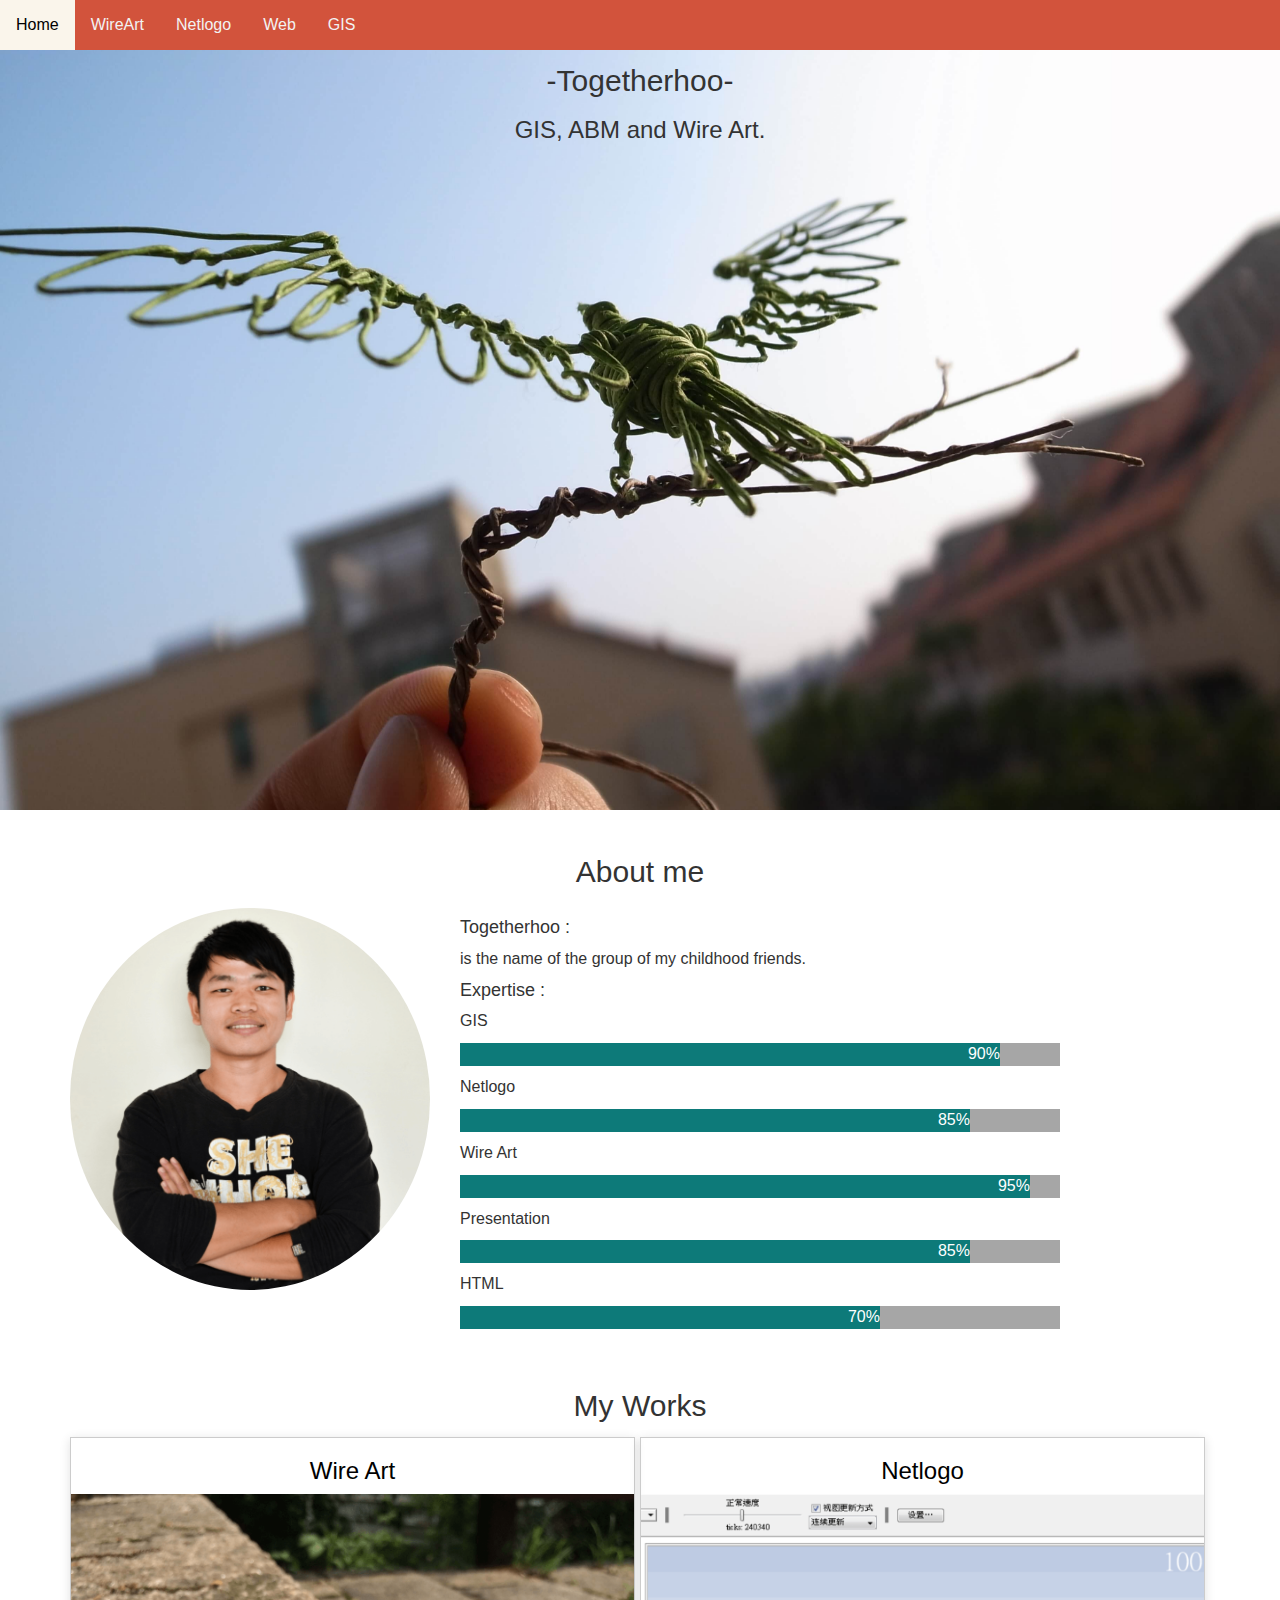
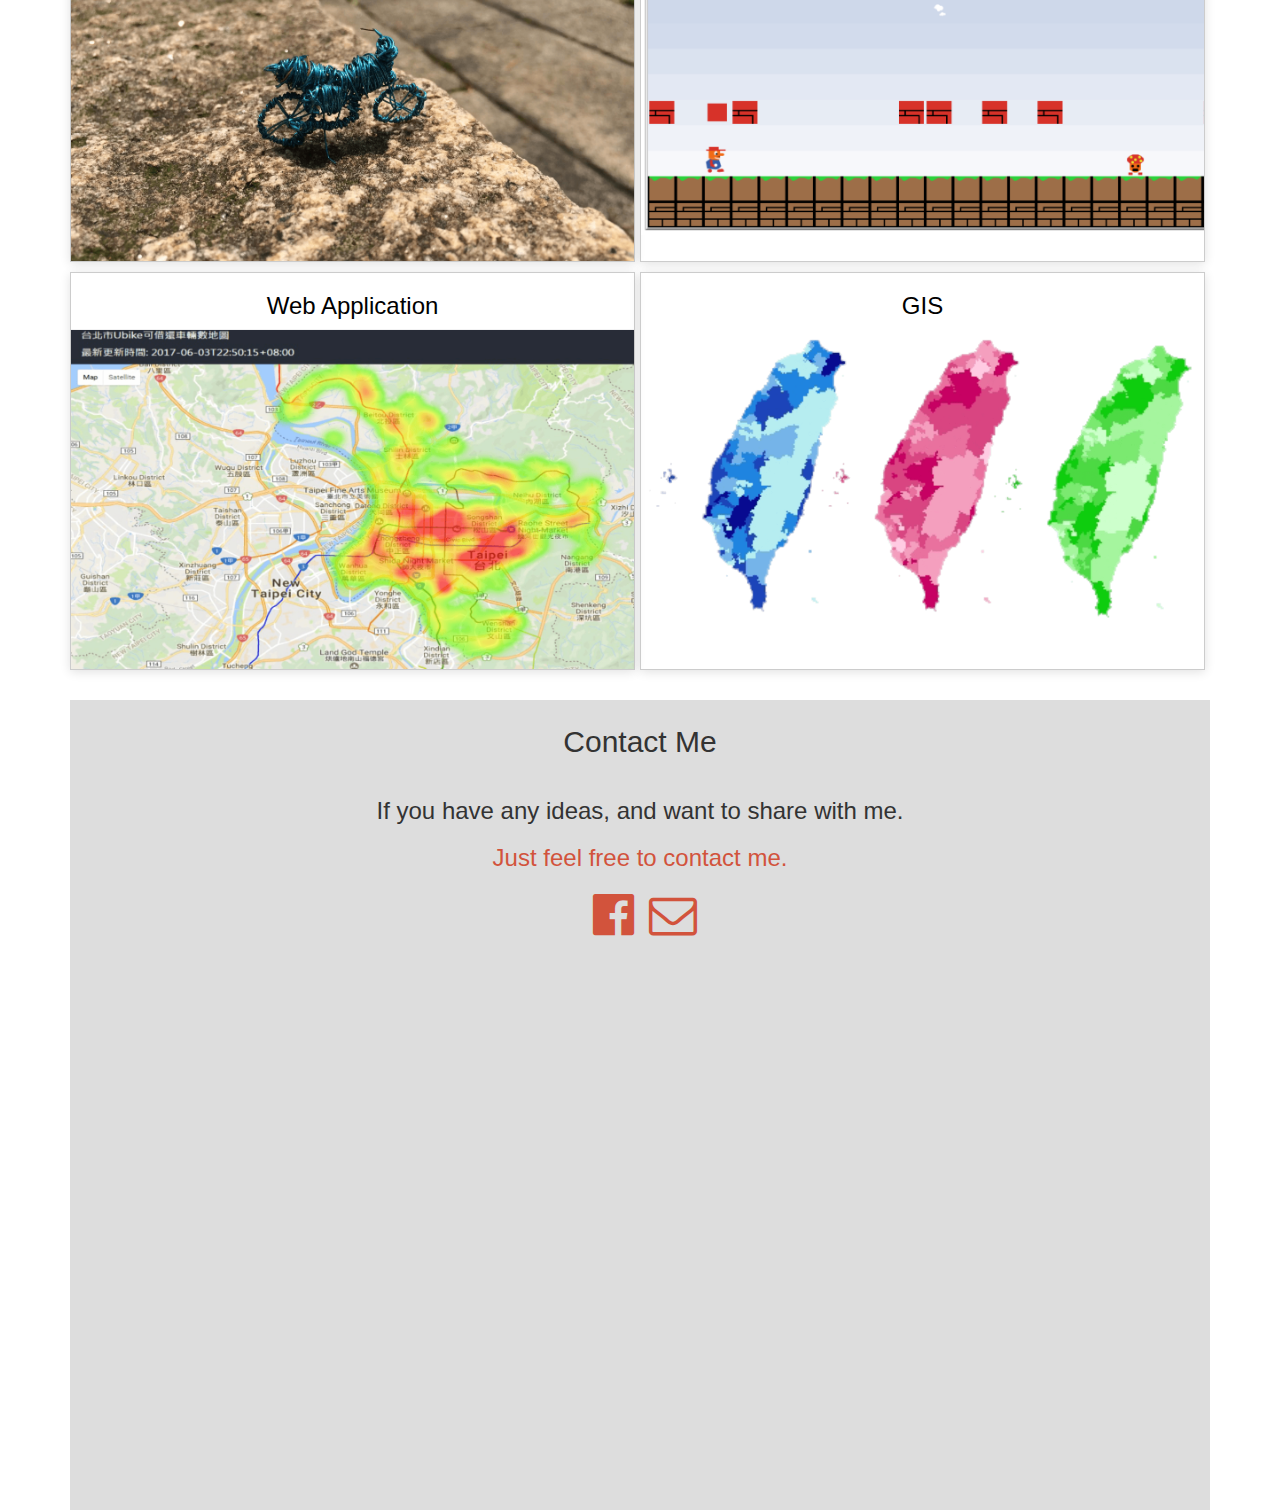
<file: index.html>
<!DOCTYPE html>

<html>

<head>
  <link href="css/wireart.css" rel="stylesheet">
  <script src="https://ajax.googleapis.com/ajax/libs/jquery/3.2.0/jquery.min.js"></script>
  <link href="css/bootstrap.min.css" rel="stylesheet">
  <link rel="stylesheet" href="https://cdnjs.cloudflare.com/ajax/libs/font-awesome/4.7.0/css/font-awesome.min.css">
  <meta name="viewport" content="width=device-width,initial-scale=1.0">
  <meta charset ="UTF-8">
  <title>Togetherhoo</title>
  
  <style>
  </style>
  
</head>


<body>

<div class="first_part">

  <div class="nav_item">

  <div class="topnav" id="myTopnav">

      <a href="index.html" class="focused_topnav_a" >Home</a>

      <a href="wireart.html">WireArt</a>

      <a href="netlogo.html">Netlogo</a>

      <a href="webjs.html">Web</a>

      <a href="gis.html">GIS</a>

      <a href="javascript:void(0);" style="font-size:14px;" class="icon" onclick="responsive_navtap()">&#9776;</a>

  </div>

 </div>
<!--End of Navigation-->

  <div id="center_title">
    <h2>-Togetherhoo-</h2>
	 <h3>GIS, ABM and Wire Art.</h3>
  </div>

</div>
<!--End of first part-->

<div class="container">

<section id="about_me"> 
  <!--about me的左邊-->
  <div class="col-12"><h2 style="text-align:center;">About me</h2></div>
  <div class="row">
   <div class="col-md-4">
    <img src="img/mypic.png" class="img-circle img-responsive">
   </div>
   
   <!--about me的右邊-->
   <div class="col-md-8">
   <!--
    <h4>Togetherhoo is the name of the group of my childhood friends.</h4>
    <h4>Expertise : GIS(Geographical Information System), Netlogo(Agent-based modeling), and making wire arts.</h4>
    <h4>Just feel free to contact me.</h4>
	-->
	 <h4>Togetherhoo : </h4>
	 <p>is the name of the group of my childhood friends.</p>
   <!-- 
	<h4>Expertise : </h4>
	 <p><b>GIS</b>(Geographical Information System), <b>Netlogo</b>(Agent-based modeling), <b>Wire arts</b> and <b>Presentation</b>.</p>
    <h4 style="color:rgb(0,98,132)">Just feel free to contact me.</h4>
	-->
	
	<!--skill bar-->
 <div class="skillset">
   <h4>Expertise : </h4>
   
   <p>GIS</p>
   <div class="skill_bar">
     <div class="skills gis">
       <p>90%</p>
     </div>
   </div>

  <p>Netlogo</p>
  <div class="skill_bar">
     <div class="skills netlogo">
      <p>85%</p>
     </div>
  </div>

  <p>Wire Art</p>
  <div class="skill_bar">
    <div class="skills wire">
      <p>95%</p>
    </div>
  </div>

  <p>Presentation</p>
  <div class="skill_bar">
    <div class="skills Presentation">
      <p>85%</p>
    </div>
  </div>

  <p>HTML</p>
  <div class="skill_bar">
    <div class="skills html">
      <p>70%</p>
    </div>
  </div>

 </div>
	
	<!--skill bar-->

	
	
   </div>
   
  </div>

</section>

<section id="works">
    <div class="col-12"><h2 style="text-align:center;">My Works</h2></div>
	
	<div class="flex_container">
	  <div class="flex_item data-cates">    
		  <h3 class="data-cates-title" style="text-align:center;">Wire Art</h3>
		  <img class="img-responsive" src="img/wireart_cover.png">
		  <div class="middle">
		    <a id="data-cates-more" href="wireart.html">View More</a>
		  </div>	    
	  </div>
	  
	  <div class="flex_item data-cates">			 
		  <h3 class="data-cates-title" style="text-align:center;">Netlogo</h3>
		  <img class="img-responsive" src="img/netlogo_cover.png">
		  <div class="middle">
		    <a id="data-cates-more"  href="netlogo.html">View More</a>
		  </div>					 
	  </div>
	</div>
	
	<div class="flex_container ">
	  
	  <div class="flex_item data-cates">
	    <h3 class="data-cates-title" style="text-align:center;">Web Application</h3>
		<img class="img-responsive" src="img/web_cover.png">
		<div class="middle">
		    <a id="data-cates-more"  href="webjs.html">View More</a>
		</div>
 
	  </div>
	  
	  <div class="flex_item data-cates">
	  <h3 class="data-cates-title" style="text-align:center;">GIS</h3>
		<img class="img-responsive" src="img/gis_cover.png">
		<div class="middle">
		    <a id="data-cates-more"  href="gis.html">View More</a>
		</div>
	  </div>
	  
	  
	</div>

	
<!--
	<div class="row">
	
	    	<div class="col-md-6 col-md-offset-3 col-xs-12">
	             <div class="data-cates">
				    <h3 class="data-cates-title" style="text-align:center;">Wire Art</h3>
		            <img class="img-responsive" src="img/wireart_cover.png">
		            <div class="middle">
					    <a id="data-cates-more" href="wireart.html">View More</a>
					</div>
					
				 </div>
	        </div>
			
			<div class="col-md-6 col-md-offset-3 col-xs-12">
	             <div class="data-cates">
				 
				    <h3 class="data-cates-title" style="text-align:center;">Netlogo</h3>
					<img class="img-responsive" src="img/netlogo_cover.png">
		            <div class="middle">
					    <a id="data-cates-more"  href="netlogo.html">View More</a>
					</div>
					
                 </div>
	        </div>
	</div>
	
	<div class="row">
			<div class="col-md-6 col-md-offset-3 col-xs-12">
	             <div class="data-cates">
				    
					
					
                 </div>
	        </div>
	
			<div class="col-md-6 col-md-offset-3 col-xs-12">
	             <div class="data-cates">
				    
					<h3 class="data-cates-title" style="text-align:center;">GIS</h3>
					<img class="img-responsive" src="img/gis_cover.png">
		            <div class="middle">
					    <a id="data-cates-more"  href="gis.html">View More</a>
					</div>
                 </div>
	        </div>
	</div>
	-->
</section>

<section id="contact">

  <div class="row">
    <div class="col-md-12">
	  <h2 class="center_text">Contact Me</h2>
	  <!--<img class="img-responsive center_img" style="max-height:500px;" src="img/ewrw.jpg">-->
	</div>
	
	<div class="col-md-12 center_text">
	  <h3>If you have any ideas, and want to share with me.</h3>
      <h3 style="color:RGB(210,83,60)">Just feel free to contact me.</h3>
	</div>
	
	
	<div class="col-md-12">
	  <div class="center_text">
		<a target="blank" href="https://www.facebook.com/nbablissfully">
	        <i class="fa fa-3x fa-facebook-official" aria-hidden="true"></i>
	    </a>
		<a target="blank" href="mailto:nbablissfully@hotmail.com">
	      <i class="fa fa-3x fa-envelope-o" aria-hidden="true"></i>
	    </a>
	  </div>
	</div>
  </div>
</section>

</div>

<script>
function responsive_navtap() {
    var x = document.getElementById("myTopnav");
    if (x.className === "topnav") {
        x.className += " responsive";
    } else {
        x.className = "topnav";
    }
}
</script>
</body>

</html>
</file>
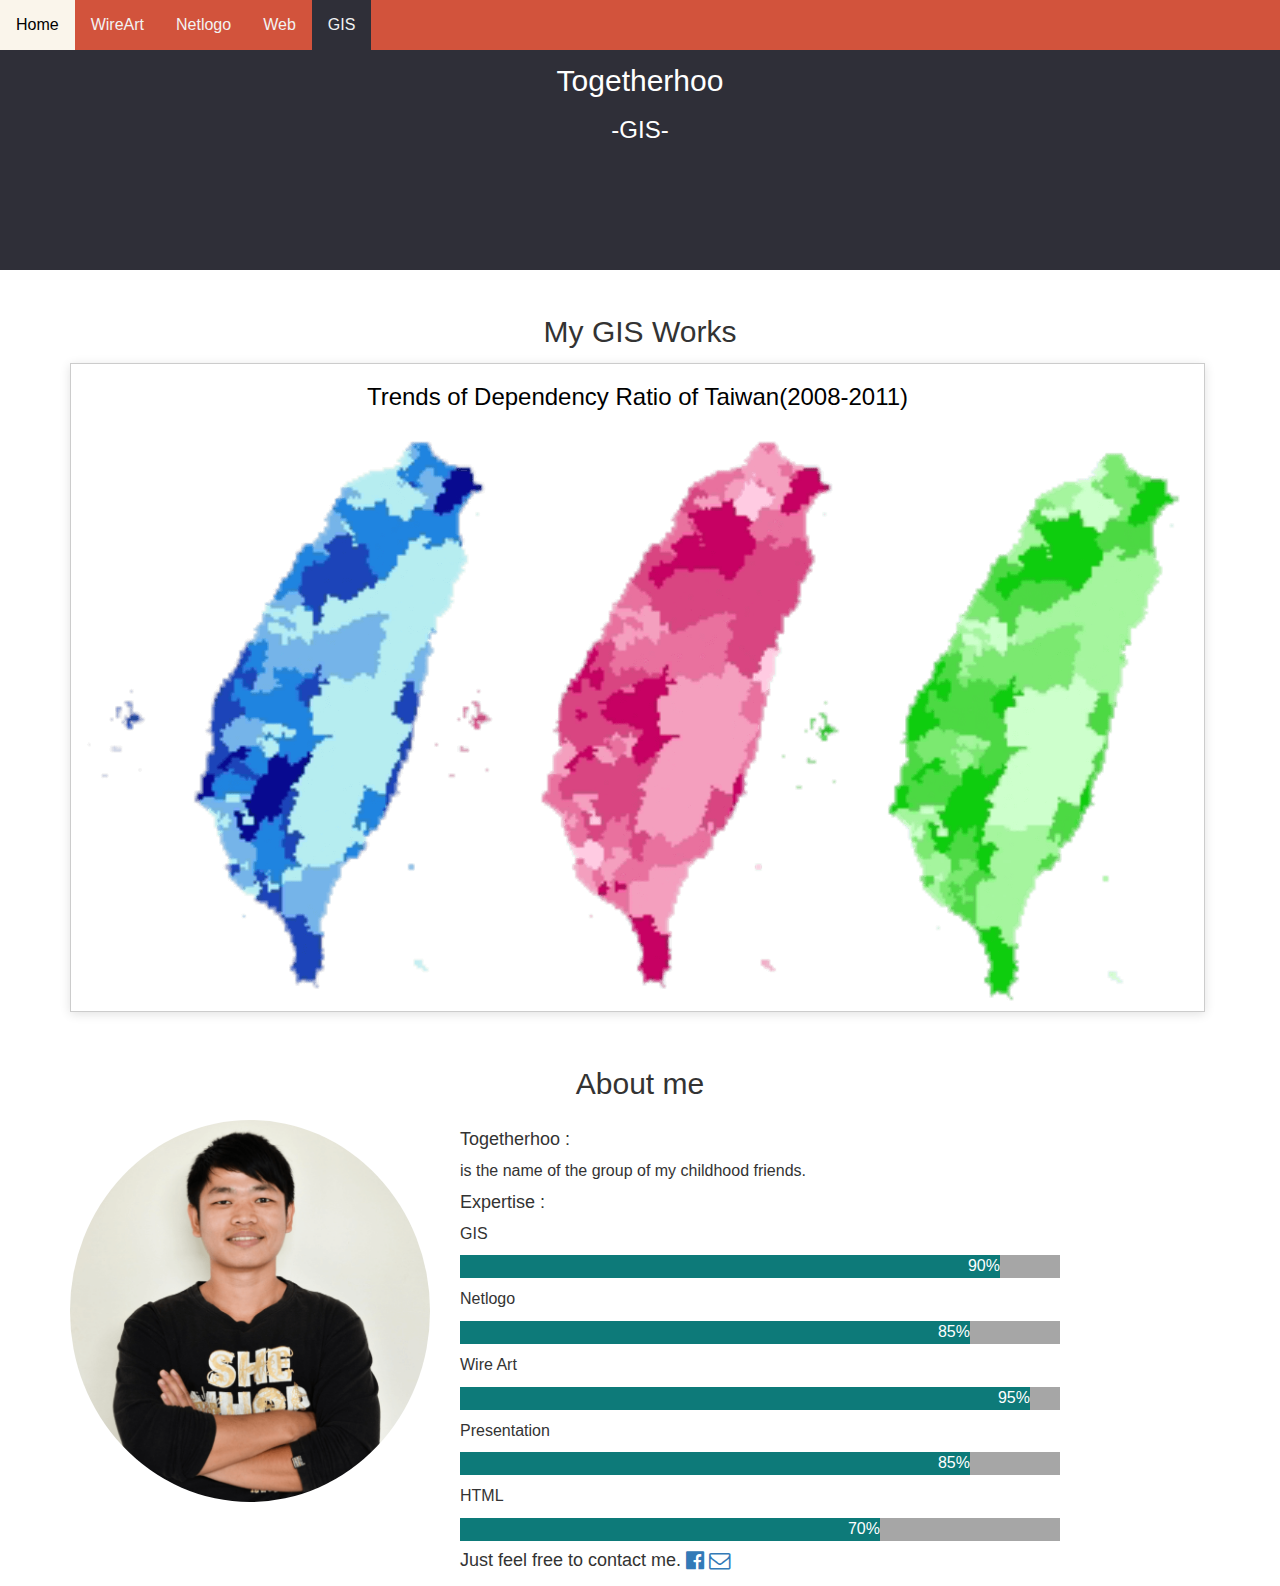
<file: gis.html>
<!DOCTYPE html>
<html>
<head>
  <link href="css/wireart.css" rel="stylesheet">
  <script src="https://ajax.googleapis.com/ajax/libs/jquery/3.2.0/jquery.min.js"></script>
  <link href="css/bootstrap.min.css" rel="stylesheet">
  <link rel="stylesheet" href="https://cdnjs.cloudflare.com/ajax/libs/font-awesome/4.7.0/css/font-awesome.min.css">
  <meta name="viewport" content="width=device-width,initial-scale=1.0">
  <meta charset ="UTF-8">
  <title>Togetherhoo</title>
</head>

<body>
<div class="sub_first_part">
<!--Navigation-->
 
  <div class="nav_item">

  <div class="topnav" id="myTopnav">

      <a href="index.html">Home</a>

      <a href="wireart.html">WireArt</a>

      <a href="netlogo.html">Netlogo</a>

      <a href="webjs.html">Web</a>

      <a href="gis.html" class="focused_topnav_a">GIS</a>

      <a href="javascript:void(0);" style="font-size:14px;" class="icon" onclick="responsive_navtap()">&#9776;</a>

  </div>

 </div>
  
<!--End of Navigation-->

  <div id="center_title">
    <h2>Togetherhoo</h2>
	 <h3>-GIS-</h3>
  </div>

</div>
<!--End of first part-->

<div class="container">
<section id="data-category">
  <div class="col-md-12">
    <h2 style="text-align:center;">My GIS Works</h2>
  </div>
  
  <div class="flex_container">
	  <div class="flex_item data-cates">    
		  <h3 class="data-cates-title" style="text-align:center;">Trends of Dependency Ratio of Taiwan(2008-2011)</h3>
		  <img class="img-responsive" src="gis_img/gis_cover.png">
		  <div class="middle">
		    <a id="data-cates-more" href="gis_dependency_ratio.html">View More</a>
		  </div>	    
	  </div>

  </div>
	
</section>

<section id="about_me">
  
  <!--about me的左邊-->
  <div class="col-12"><h2 style="text-align:center;">About me</h2></div>
  <div class="row">
   <div class="col-md-4">
    <img src="img/mypic.png" class="img-circle img-responsive">
   </div>
   
   <!--about me的右邊-->
   <div class="col-md-8">
	 <h4>Togetherhoo : </h4>
	 <p>is the name of the group of my childhood friends.</p>
	
	<!--skill bar-->
 <div class="skillset">
   <h4>Expertise : </h4>
   
   <p>GIS</p>
   <div class="skill_bar">
     <div class="skills gis">
       <p>90%</p>
     </div>
   </div>

  <p>Netlogo</p>
  <div class="skill_bar">
     <div class="skills netlogo">
      <p>85%</p>
     </div>
  </div>

  <p>Wire Art</p>
  <div class="skill_bar">
    <div class="skills wire">
      <p>95%</p>
    </div>
  </div>

  <p>Presentation</p>
  <div class="skill_bar">
    <div class="skills Presentation">
      <p>85%</p>
    </div>
  </div>

  <p>HTML</p>
  <div class="skill_bar">
    <div class="skills html">
      <p>70%</p>
    </div>
  </div>

 </div>
	
	<!--skill bar-->
	<h4>Just feel free to contact me.
	<a id="fb" href="https://www.facebook.com/nbablissfully">
	    <i class="fa fa-lg fa-facebook-official" aria-hidden="true"></i>
	</a>	
	<a href="mailto:nbablissfully@hotmail.com">
	  <i class="fa fa-lg fa-envelope-o" aria-hidden="true"></i>
	</a>
	
	</h4>
	
	
   </div>
   
  </div>

</section>

</div>
<!--End of container-->
<script>
function responsive_navtap() {
    var x = document.getElementById("myTopnav");
    if (x.className === "topnav") {
        x.className += " responsive";
    } else {
        x.className = "topnav";
    }
}
</script>

</div>

</body>

</html>
</file>
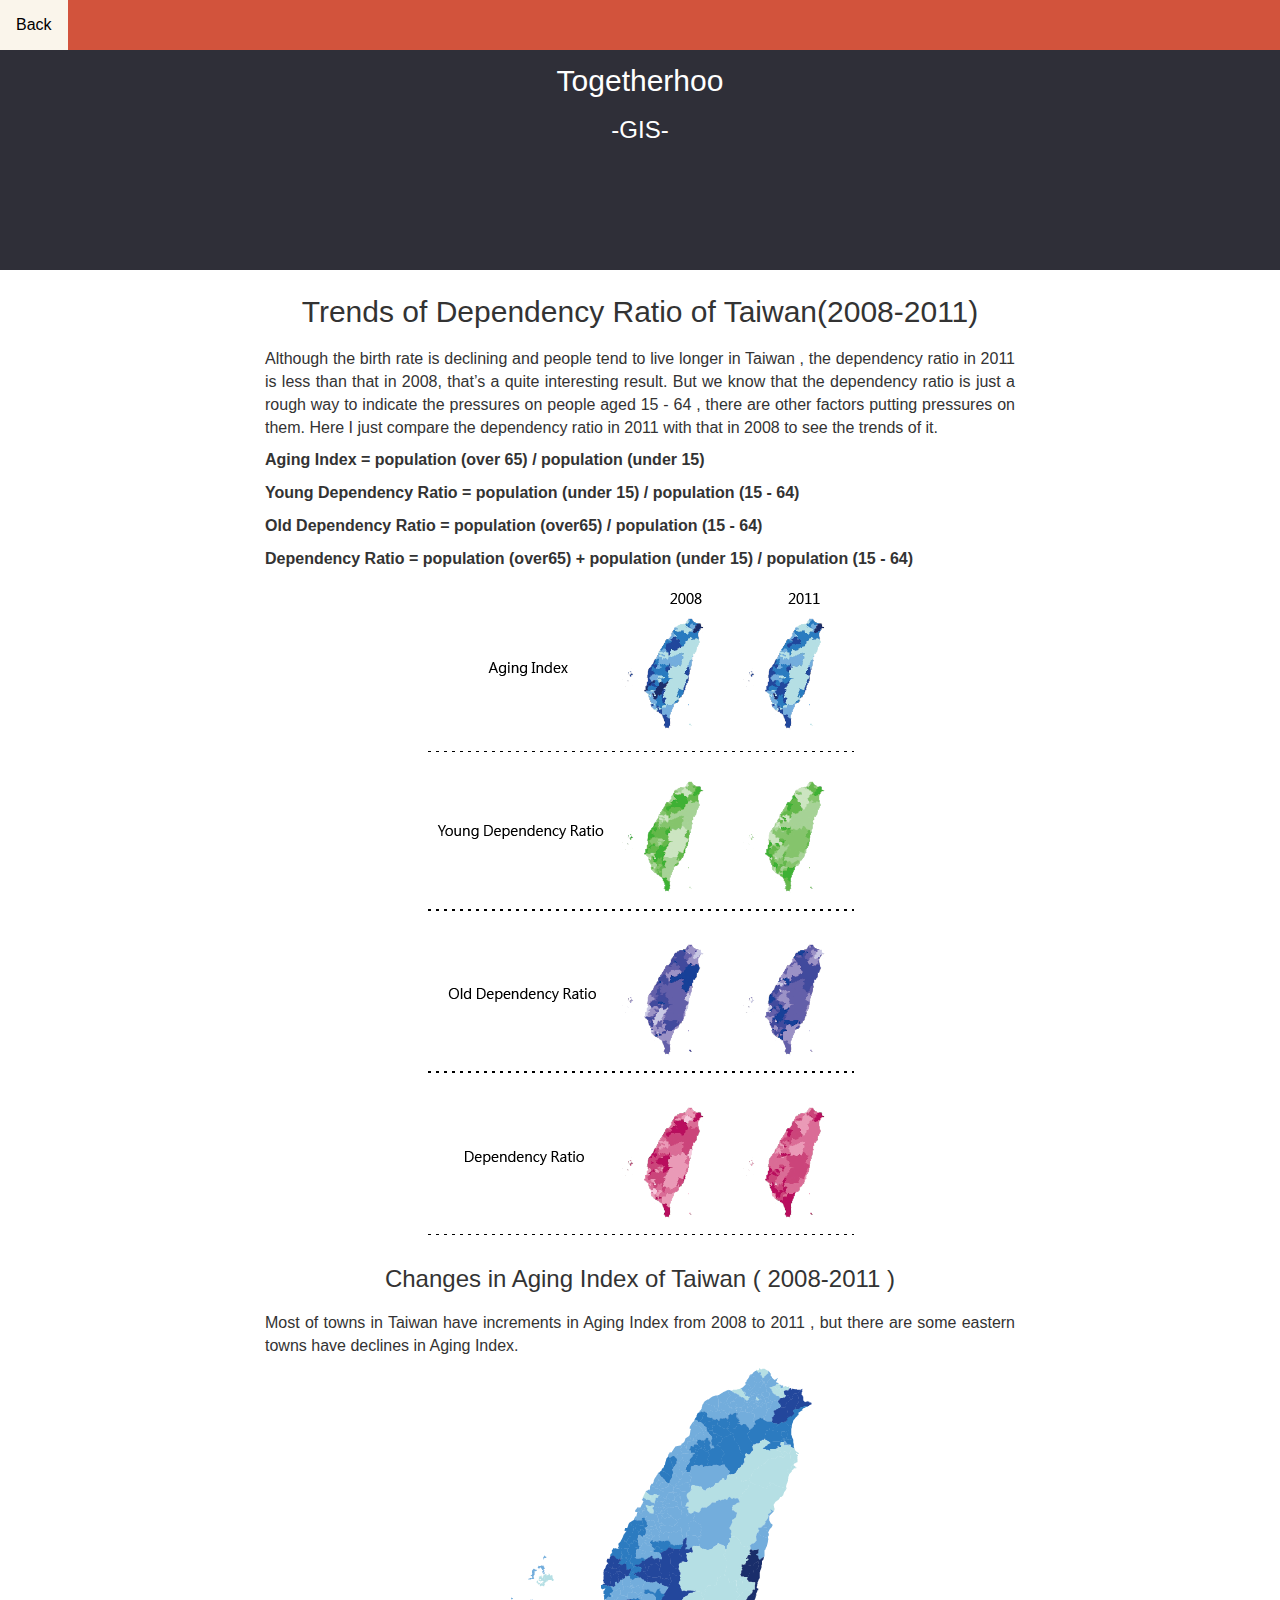
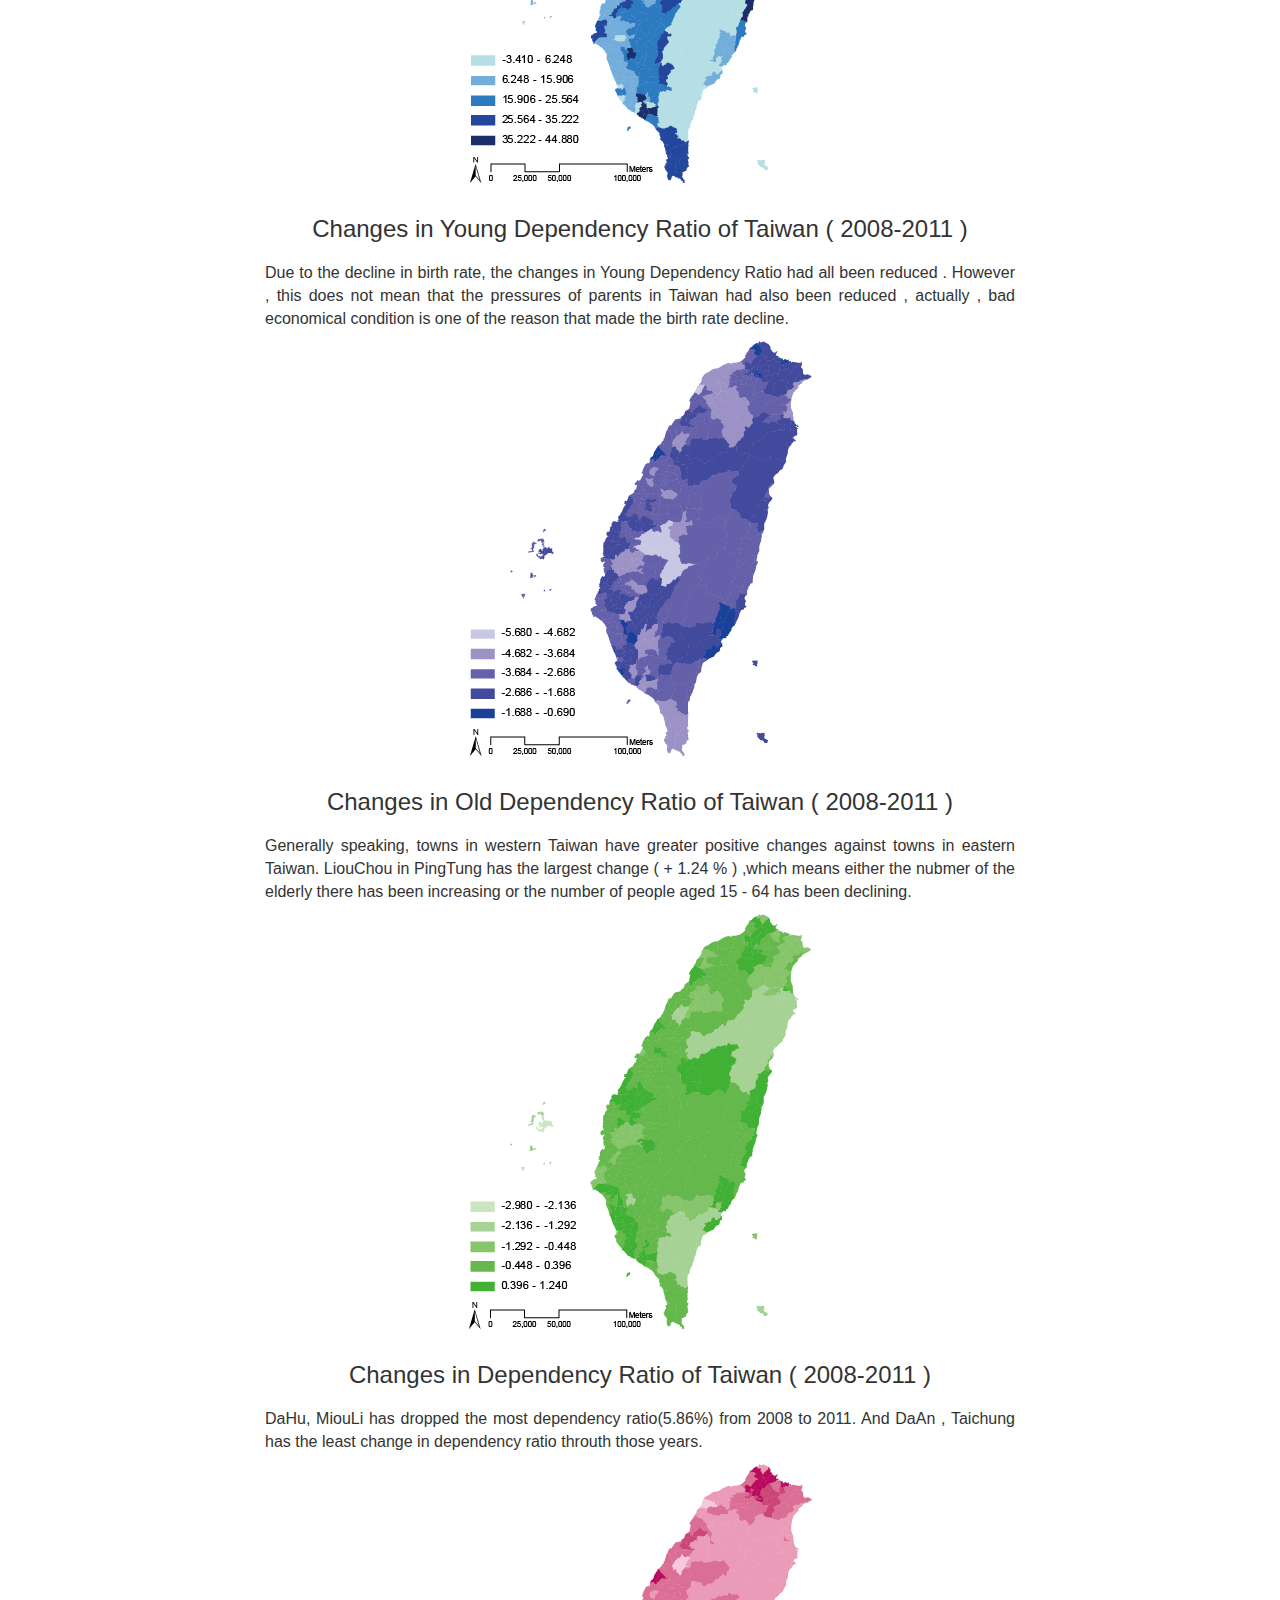
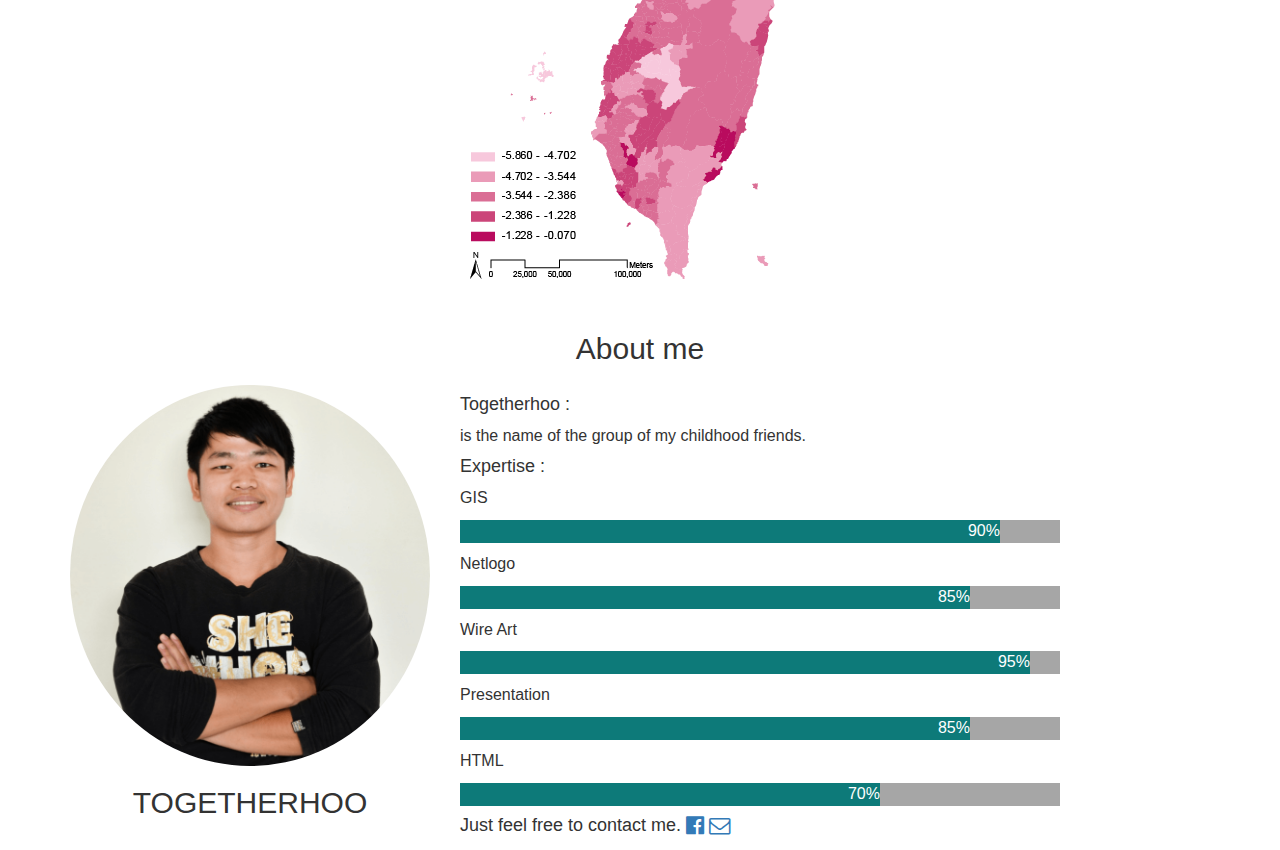
<file: gis_dependency_ratio.html>
<!DOCTYPE html>

<html>

<head>
  <link href="css/wireart.css" rel="stylesheet">
  <script src="https://ajax.googleapis.com/ajax/libs/jquery/3.2.0/jquery.min.js"></script>
  <link href="css/bootstrap.min.css" rel="stylesheet">
  <link rel="stylesheet" href="https://cdnjs.cloudflare.com/ajax/libs/font-awesome/4.7.0/css/font-awesome.min.css">
  <meta name="viewport" content="width=device-width,initial-scale=1.0">
  <meta charset ="UTF-8">
  <title>Togetherhoo</title>
  
  <style>
  </style>
  
</head>


<body>
<div class="sub_first_part">

  <div class="nav_item">

  <div class="topnav" id="myTopnav">
    <a href="gis.html" >Back</a>
  </div>

 </div>

  <div id="center_title">
    <h2>Togetherhoo</h2>
	 <h3>-GIS-</h3>
  </div>

</div>
<!--End of first part-->

<!--<div class="container" style="background-color:black;color:#f2f2f2;font-size:16px;">-->
<div class="container" style="font-size:16px;">
  <div class="row">
    <div class="col-md-12">
	  <h2 class="center_text">Trends of Dependency Ratio of Taiwan(2008-2011)</h2>
	</div>
	<div class="col-md-8 col-md-offset-2 col-xs-12 justify_text">
	  Although the birth rate is declining and people tend to live longer in Taiwan ,  the dependency ratio in 2011 is less than that in 2008, that’s a quite interesting result. But we know that the dependency ratio is just a rough way to indicate the pressures on people aged  15 - 64  ,  there are other factors putting pressures on them. Here I just compare the dependency ratio in  2011  with that in  2008  to see the trends of it.
	  <p></p>
	  <p style="font-weight:600;">Aging Index = population (over 65) / population (under 15)</p>
	  <p style="font-weight:600;">Young Dependency Ratio = population (under 15) / population (15 - 64)</p>
	  <p style="font-weight:600;">Old Dependency Ratio = population (over65) / population (15 - 64)</p>
	  <p style="font-weight:600;">Dependency Ratio = population (over65) +  population (under 15) / population (15 - 64)</p>
	</div>
	<div class="col-md-8 col-md-offset-2 col-xs-12">
	  <img class="img-responsive center_img" src="gis_img/dependency_1.png">
	</div>
	
	<div class="col-md-12">
	  <h3 class="center_text">Changes in Aging Index of Taiwan ( 2008-2011 )</h3>  
	</div>
	<div class="col-md-8 col-xs-12 col-md-offset-2">
	  <p class="justify_text" >Most of towns in Taiwan have increments in Aging Index from 2008  to  2011 ,  but there  are  some eastern towns have declines in Aging Index.</p>
      <img class="img-responsive center_img" src="gis_img/dependency_2.png">
	</div>
	
	<div class="col-md-12">
	  <h3 class="center_text">Changes in Young Dependency Ratio of Taiwan ( 2008-2011 )</h3>  
	</div>
	<div class="col-md-8 col-xs-12 col-md-offset-2">
	  <p class="justify_text">Due to the decline in birth rate, the changes in Young Dependency Ratio had all been reduced .  However , this  does  not  mean that the pressures of parents in Taiwan    had   also   been   reduced ,   actually ,   bad economical condition is one of the reason that  made the birth rate decline. </p>
      <img class="img-responsive center_img" src="gis_img/dependency_3.png">
	</div>
	
	<div class="col-md-12">
	  <h3 class="center_text">Changes in Old Dependency Ratio of Taiwan ( 2008-2011 )</h3>  
	</div>
	<div class="col-md-8 col-xs-12 col-md-offset-2">
	  <p class="justify_text">Generally speaking, towns in western Taiwan have greater positive    changes    against   towns in eastern  Taiwan. LiouChou in PingTung has the largest change ( + 1.24 % )  ,which means either the nubmer  of  the  elderly  there  has been increasing or the number of people aged 15 - 64 has been declining.</p>
      <img class="img-responsive center_img" src="gis_img/dependency_4.png">
	</div>
	
	<div class="col-md-12">
	  <h3 class="center_text">Changes in Dependency Ratio of Taiwan ( 2008-2011 )</h3>  
	</div>
	<div class="col-md-8 col-xs-12 col-md-offset-2">
	  <p class="justify_text">DaHu, MiouLi has dropped the most dependency ratio(5.86%) from 2008 to 2011. And DaAn ,  Taichung  has the  least  change  in  dependency  ratio throuth those years.</p>
      <img class="img-responsive center_img" src="gis_img/dependency_5.png">
	</div>
	
  </div>

<section id="about_me">
  
  <!--about me的左邊-->
  <div class="col-12"><h2 style="text-align:center;">About me</h2></div>
  <div class="row">
   <div class="col-md-4">
    <img src="img/mypic.png" class="img-circle img-responsive">
    <h2 style="text-align:center">TOGETHERHOO</h2>
   </div>
   
   <!--about me的右邊-->
   <div class="col-md-8">
	 <h4>Togetherhoo : </h4>
	 <p>is the name of the group of my childhood friends.</p>
	
	<!--skill bar-->
 <div class="skillset">
   <h4>Expertise : </h4>
   
   <p>GIS</p>
   <div class="skill_bar">
     <div class="skills gis">
       <p>90%</p>
     </div>
   </div>

  <p>Netlogo</p>
  <div class="skill_bar">
     <div class="skills netlogo">
      <p>85%</p>
     </div>
  </div>

  <p>Wire Art</p>
  <div class="skill_bar">
    <div class="skills wire">
      <p>95%</p>
    </div>
  </div>

  <p>Presentation</p>
  <div class="skill_bar">
    <div class="skills Presentation">
      <p>85%</p>
    </div>
  </div>

  <p>HTML</p>
  <div class="skill_bar">
    <div class="skills html">
      <p>70%</p>
    </div>
  </div>

 </div>
	
	<!--skill bar-->
	<h4>Just feel free to contact me.
	<a id="fb" href="https://www.facebook.com/nbablissfully">
	    <i class="fa fa-lg fa-facebook-official" aria-hidden="true"></i>
	</a>	
	<a href="mailto:nbablissfully@hotmail.com">
	  <i class="fa fa-lg fa-envelope-o" aria-hidden="true"></i>
	</a>
	
	</h4>
	
	
   </div>
   
  </div>

</section>
  
  
</div>

<script>
function responsive_navtap() {
    var x = document.getElementById("myTopnav");
    if (x.className === "topnav") {
        x.className += " responsive";
    } else {
        x.className = "topnav";
    }
}
</script>
</body>

</html>
</file>
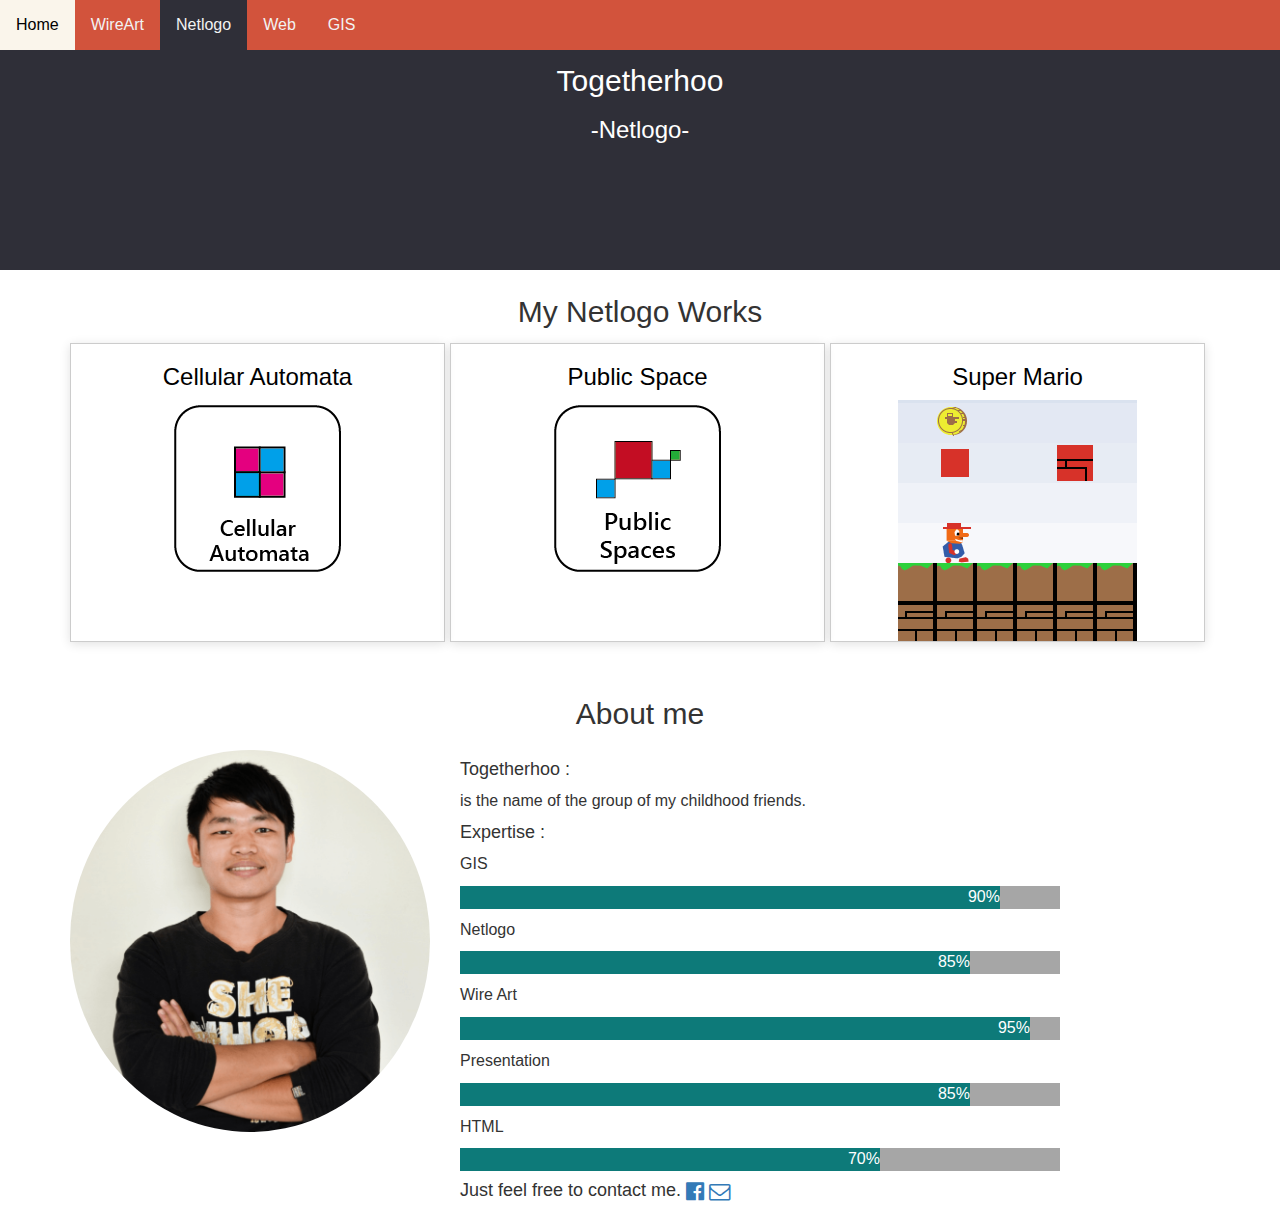
<file: netlogo.html>
<!DOCTYPE html>

<html>

<head>

<link href="css/wireart.css" rel="stylesheet">
<script src="https://ajax.googleapis.com/ajax/libs/jquery/3.2.0/jquery.min.js"></script>
<link href="css/bootstrap.min.css" rel="stylesheet">
<link rel="stylesheet" href="https://cdnjs.cloudflare.com/ajax/libs/font-awesome/4.7.0/css/font-awesome.min.css">
<meta name="viewport" content="width=device-width,initial-scale=1.0">
<meta charset ="UTF-8">
<title>Netlogo</title>

<style>
  .table_container{
    display:table;
	width:100%;
  }
  .table_col{
    display:table-cell;
  }
  @media only screen and (max-width: 600px) {
    .table_col { 
        display: block;
        width: 100%;
    }
  }
</style>

</head>


<body>

<div class="sub_first_part">
<!--Navigation-->
 
  <div class="nav_item">

  <div class="topnav" id="myTopnav">

      <a href="index.html">Home</a>

      <a href="wireart.html">WireArt</a>

      <a class="focused_topnav_a" href="netlogo.html">Netlogo</a>

      <a href="webjs.html">Web</a>

      <a href="gis.html">GIS</a>

      <a href="javascript:void(0);" style="font-size:14px;" class="icon" onclick="responsive_navtap()">&#9776;</a>

  </div>

 </div>
  
<!--End of Navigation-->

  <div id="center_title">
    <h2>Togetherhoo</h2>
	 <h3>-Netlogo-</h3>
  </div>

</div>
<!--End of first part-->

<div class="container">

  <div class="col-md-12">
	<h2 class="center_text">My Netlogo Works</h2>
  </div>
 
  <div class="flex_container">
   
   <div class="flex_item data-cates">				    
 	<h3 class="data-cates-title" style="text-align:center;">Cellular Automata</h3>
 	<a href="netlogo_ca.html">
            <img class="img-responsive center_img" src="netlogo_img/icons_ca.png">
  		</a>
   </div>
   
   <div class="flex_item data-cates">				    
 	<h3 class="data-cates-title" style="text-align:center;">Public Space</h3>
 	<a href="netlogo_public_space.html">
            <img class="img-responsive center_img" src="netlogo_img/icons-public_space.png">
  		</a>
   </div>
   
   <div class="flex_item data-cates">				    
 	<h3 class="data-cates-title" style="text-align:center;">Super Mario</h3>
 	<a href="netlogo_supermario.html">
            <img class="img-responsive center_img" src="netlogo_img/supermario_3.PNG">
  		</a>
   </div>
   
  </div>

<section id="about_me">
  
  <!--about me的左邊-->
  <div class="col-12"><h2 style="text-align:center;">About me</h2></div>
  <div class="row">
   <div class="col-md-4">
    <img src="img/mypic.png" class="img-circle img-responsive">
   </div>
   
   <!--about me的右邊-->
   <div class="col-md-8">
	 <h4>Togetherhoo : </h4>
	 <p>is the name of the group of my childhood friends.</p>
	
	<!--skill bar-->
 <div class="skillset">
   <h4>Expertise : </h4>
   
   <p>GIS</p>
   <div class="skill_bar">
     <div class="skills gis">
       <p>90%</p>
     </div>
   </div>

  <p>Netlogo</p>
  <div class="skill_bar">
     <div class="skills netlogo">
      <p>85%</p>
     </div>
  </div>

  <p>Wire Art</p>
  <div class="skill_bar">
    <div class="skills wire">
      <p>95%</p>
    </div>
  </div>

  <p>Presentation</p>
  <div class="skill_bar">
    <div class="skills Presentation">
      <p>85%</p>
    </div>
  </div>

  <p>HTML</p>
  <div class="skill_bar">
    <div class="skills html">
      <p>70%</p>
    </div>
  </div>

 </div>
	
	<!--skill bar-->
	<h4>Just feel free to contact me.
	<a id="fb" href="https://www.facebook.com/nbablissfully">
	    <i class="fa fa-lg fa-facebook-official" aria-hidden="true"></i>
	</a>	
	<a href="mailto:nbablissfully@hotmail.com">
	  <i class="fa fa-lg fa-envelope-o" aria-hidden="true"></i>
	</a>
	
	</h4>
	
	
   </div>
   
  </div>

</section>

</div>
<!--End of container-->
<script>
function responsive_navtap() {
    var x = document.getElementById("myTopnav");
    if (x.className === "topnav") {
        x.className += " responsive";
    } else {
        x.className = "topnav";
    }
}
</script>

</body>


</html>
</file>
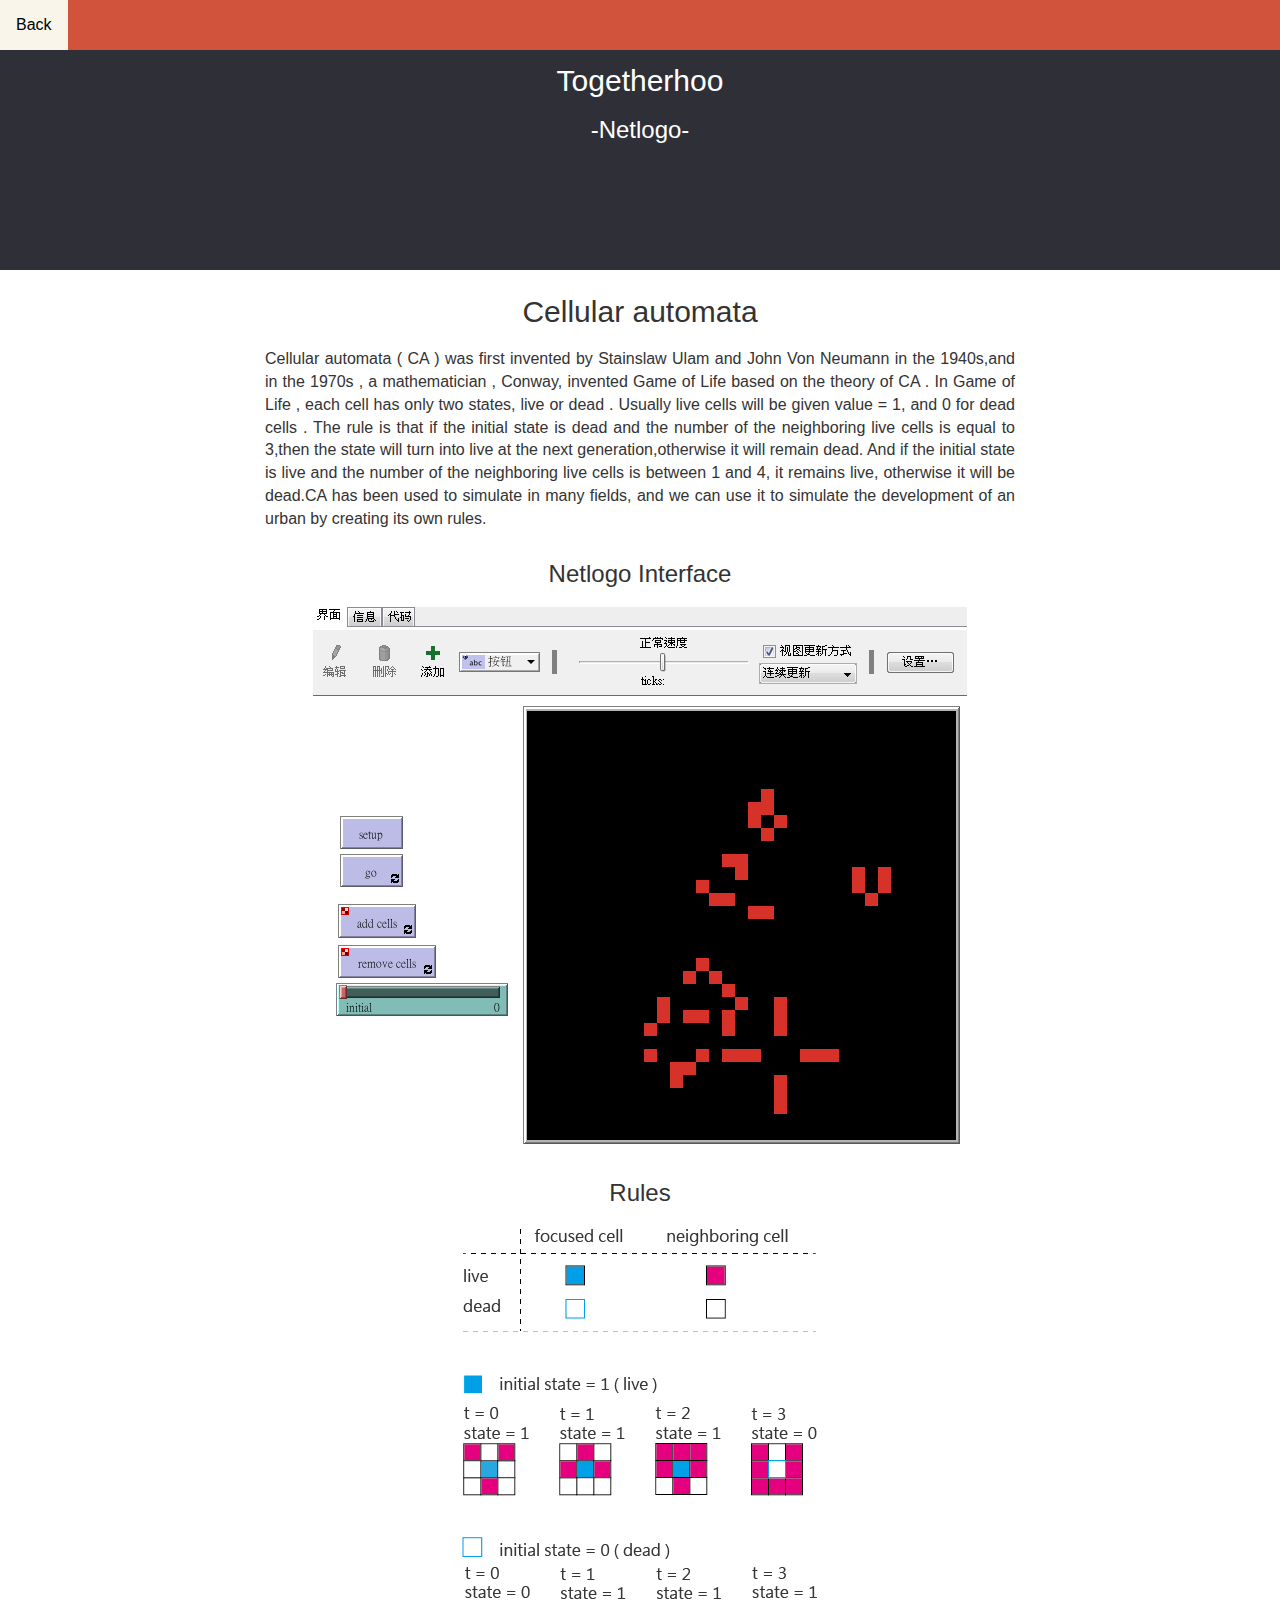
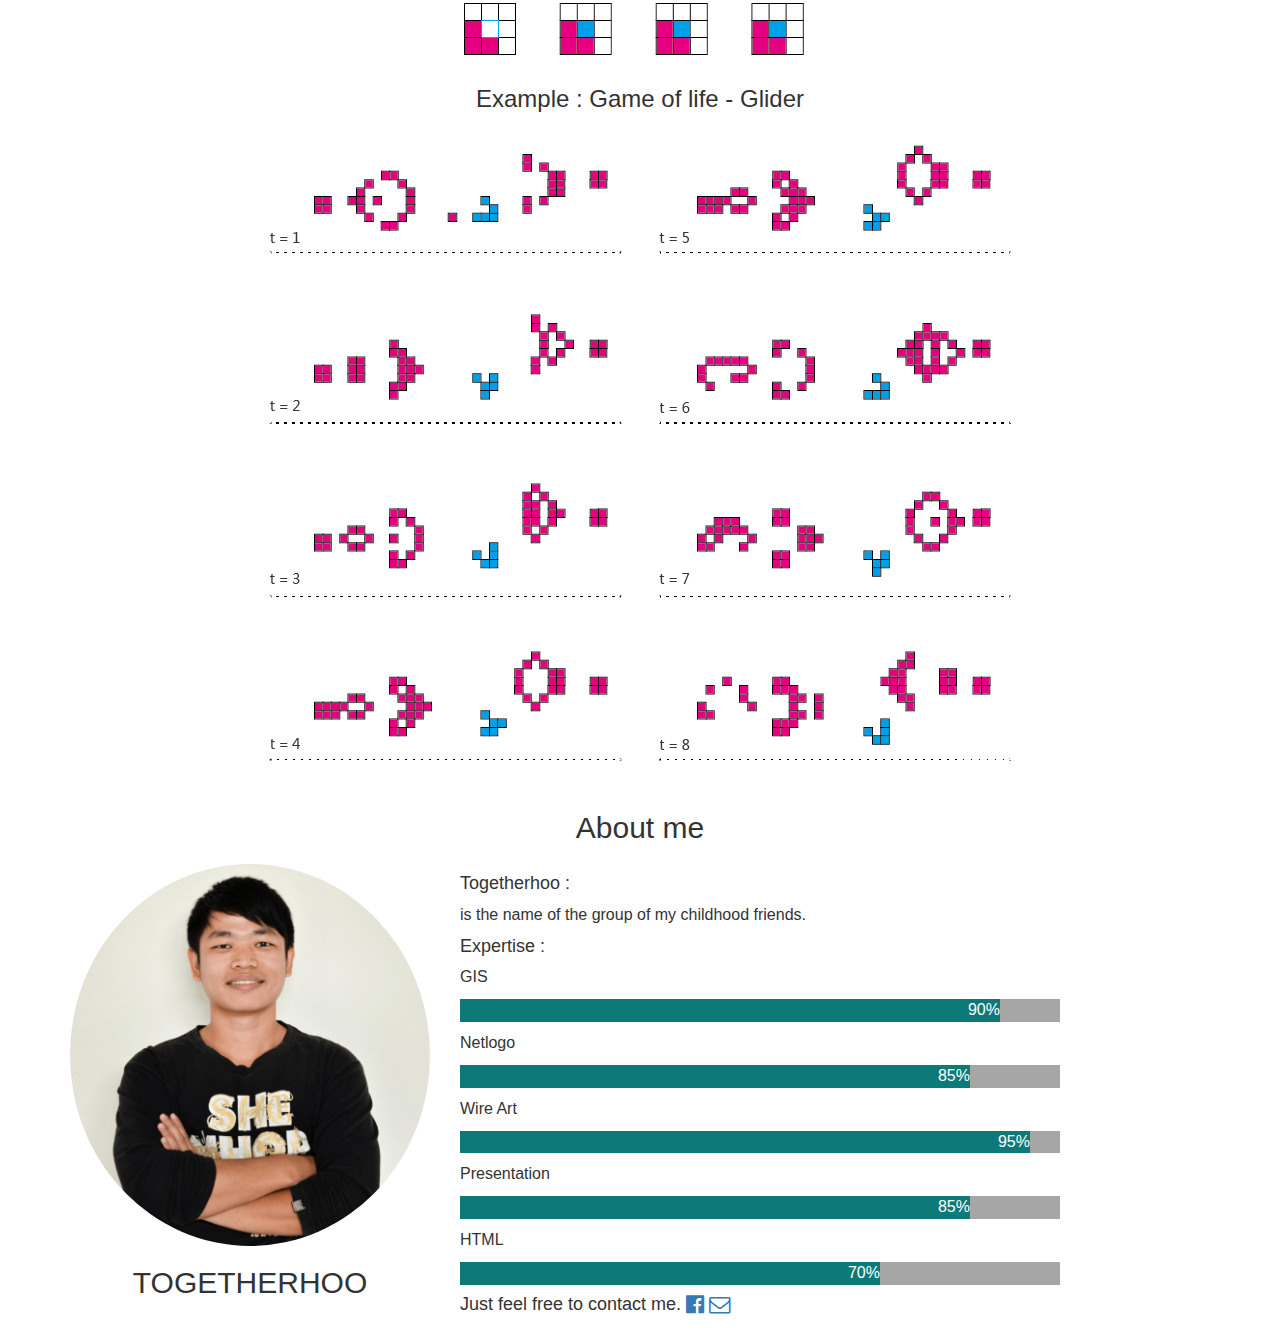
<file: netlogo_ca.html>
<!DOCTYPE html>

<html>

<head>
  <link href="css/wireart.css" rel="stylesheet">
  <script src="https://ajax.googleapis.com/ajax/libs/jquery/3.2.0/jquery.min.js"></script>
  <link href="css/bootstrap.min.css" rel="stylesheet">
  <link rel="stylesheet" href="https://cdnjs.cloudflare.com/ajax/libs/font-awesome/4.7.0/css/font-awesome.min.css">
  <meta name="viewport" content="width=device-width,initial-scale=1.0">
  <meta charset ="UTF-8">
  <title>Togetherhoo</title>
  
  <style>
    .center_text{
	  text-align:center;
	}
	.center_img{
	  margin:0 auto;
	}
	.justify_text{
	  text-align:justify;
	}
	/*
	.container,.row{
	  background-color:RGB(47,47,56);
	  color:white;
	}
	*/
  </style>
  
</head>


<body>
<div class="sub_first_part">

  <div class="nav_item">

  <div class="topnav" id="myTopnav">
      <a href="netlogo.html" >Back</a>
  </div>

 </div>
<!--End of Navigation-->

  <div id="center_title">
    <h2>Togetherhoo</h2>
	 <h3>-Netlogo-</h3>
  </div>

</div>
<!--End of first part-->

<!--<div class="container" style="background-color:black;color:#f2f2f2;font-size:16px;">-->
<div class="container" style="font-size:16px;">
  <div class="row">
    <div class="col-md-12">
	  <h2 class="center_text">Cellular automata</h2>
	</div>
	<div class="col-md-8 col-md-offset-2 col-xs-12 justify_text">
	  Cellular automata ( CA ) was first invented by Stainslaw Ulam and John Von Neumann in the 1940s,and in the 1970s , a mathematician , Conway, invented Game of Life based on the theory of CA .  In Game of Life , each cell has only two states, live or dead .  Usually live cells will be given value = 1, and 0 for dead cells .  The rule is  that if the initial state is dead and the number of the  neighboring live cells is equal to 3,then the state will turn into live at the next generation,otherwise it will remain dead. And if the initial  state is live and the number of the neighboring live cells is between 1 and 4, it remains live, otherwise it will be dead.CA has been used to  simulate in many fields,  and  we can use it to simulate the development of an urban by creating its own rules.
	</div>
	<div class="col-md-12">
      <h3 class="center_text">Netlogo Interface</h3>
    </div>
	<div class="col-md-8 col-md-offset-2 col-xs-12"> 
	  <img class="img-responsive center_img" src="netlogo_img/ca_0.PNG">
	</div>
	<div class="col-md-12">
      <h3 class="center_text">Rules</h3>
    </div>
	<div class="col-md-8 col-md-offset-2 col-xs-12"> 
	  <img class="img-responsive center_img" src="netlogo_img/ca_1.png">
	</div>
  </div>
  
  <div class="col-md-12">
    <h3 class="center_text">Example : Game of life - Glider</h3>
  </div>
  
  <div class="row">
    <div class="col-md-4 col-xs-12 col-md-offset-2">
	  <img class="img-responsive center_img" src="netlogo_img/ca_2.png">
	</div>
	<div class="col-md-4 col-xs-12">
	  <img class="img-responsive center_img" src="netlogo_img/ca_3.png">
	</div>
  </div>
  
<section id="about_me">
  
  <!--about me的左邊-->
  <div class="col-12"><h2 style="text-align:center;">About me</h2></div>
  <div class="row">
   <div class="col-md-4">
    <img src="img/mypic.png" class="img-circle img-responsive">
    <h2 style="text-align:center">TOGETHERHOO</h2>
   </div>
   
   <!--about me的右邊-->
   <div class="col-md-8">
   <!--
    <h4>Togetherhoo is the name of the group of my childhood friends.</h4>
    <h4>Expertise : GIS(Geographical Information System), Netlogo(Agent-based modeling), and making wire arts.</h4>
    <h4>Just feel free to contact me.</h4>
	-->
	 <h4>Togetherhoo : </h4>
	 <p>is the name of the group of my childhood friends.</p>
   <!-- 
	<h4>Expertise : </h4>
	 <p><b>GIS</b>(Geographical Information System), <b>Netlogo</b>(Agent-based modeling), <b>Wire arts</b> and <b>Presentation</b>.</p>
    <h4 style="color:rgb(0,98,132)">Just feel free to contact me.</h4>
	-->
	
	<!--skill bar-->
 <div class="skillset">
   <h4>Expertise : </h4>
   
   <p>GIS</p>
   <div class="skill_bar">
     <div class="skills gis">
       <p>90%</p>
     </div>
   </div>

  <p>Netlogo</p>
  <div class="skill_bar">
     <div class="skills netlogo">
      <p>85%</p>
     </div>
  </div>

  <p>Wire Art</p>
  <div class="skill_bar">
    <div class="skills wire">
      <p>95%</p>
    </div>
  </div>

  <p>Presentation</p>
  <div class="skill_bar">
    <div class="skills Presentation">
      <p>85%</p>
    </div>
  </div>

  <p>HTML</p>
  <div class="skill_bar">
    <div class="skills html">
      <p>70%</p>
    </div>
  </div>

 </div>
	
	<!--skill bar-->
	<h4>Just feel free to contact me.
	<a id="fb" href="https://www.facebook.com/nbablissfully">
	    <i class="fa fa-lg fa-facebook-official" aria-hidden="true"></i>
	</a>	
	<a href="mailto:nbablissfully@hotmail.com">
	  <i class="fa fa-lg fa-envelope-o" aria-hidden="true"></i>
	</a>
	
	</h4>
	
	
   </div>
   
  </div>

</section>
  
</div>

<script>
function responsive_navtap() {
    var x = document.getElementById("myTopnav");
    if (x.className === "topnav") {
        x.className += " responsive";
    } else {
        x.className = "topnav";
    }
}
</script>
</body>

</html>
</file>
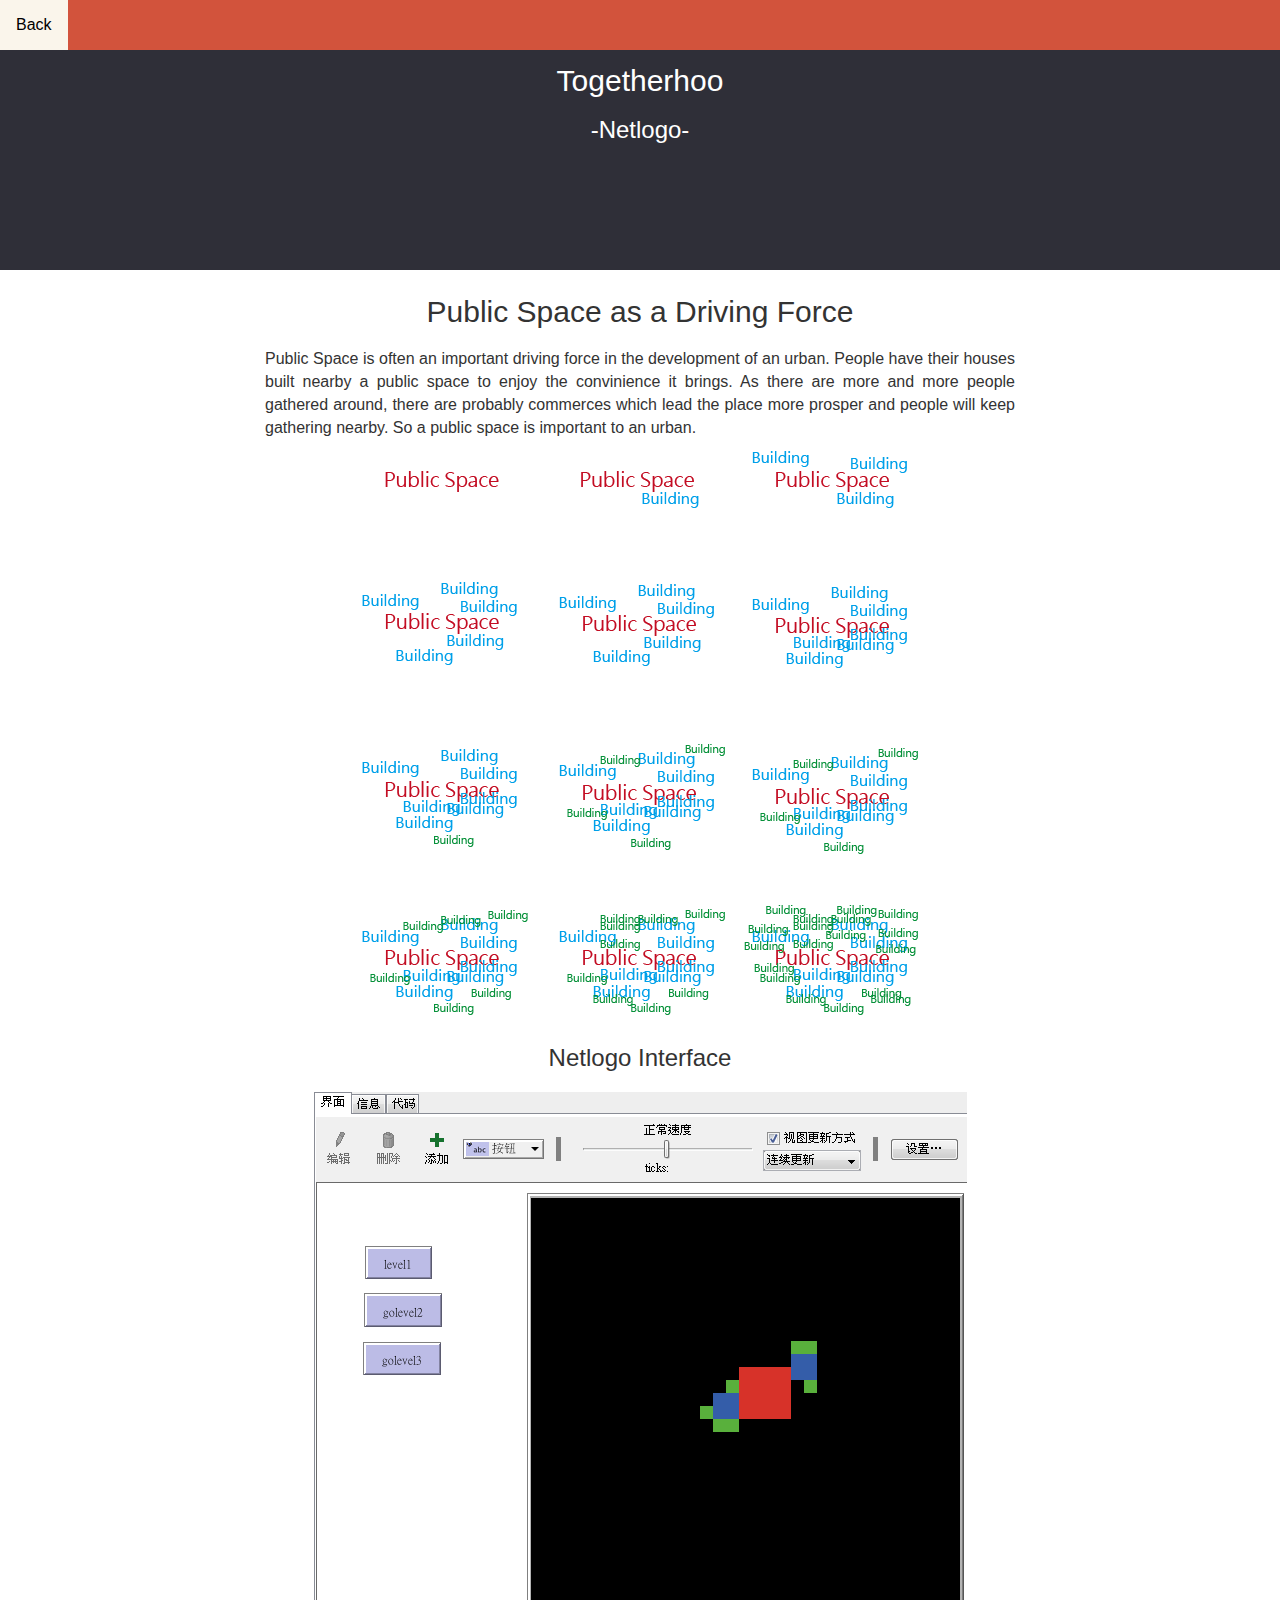
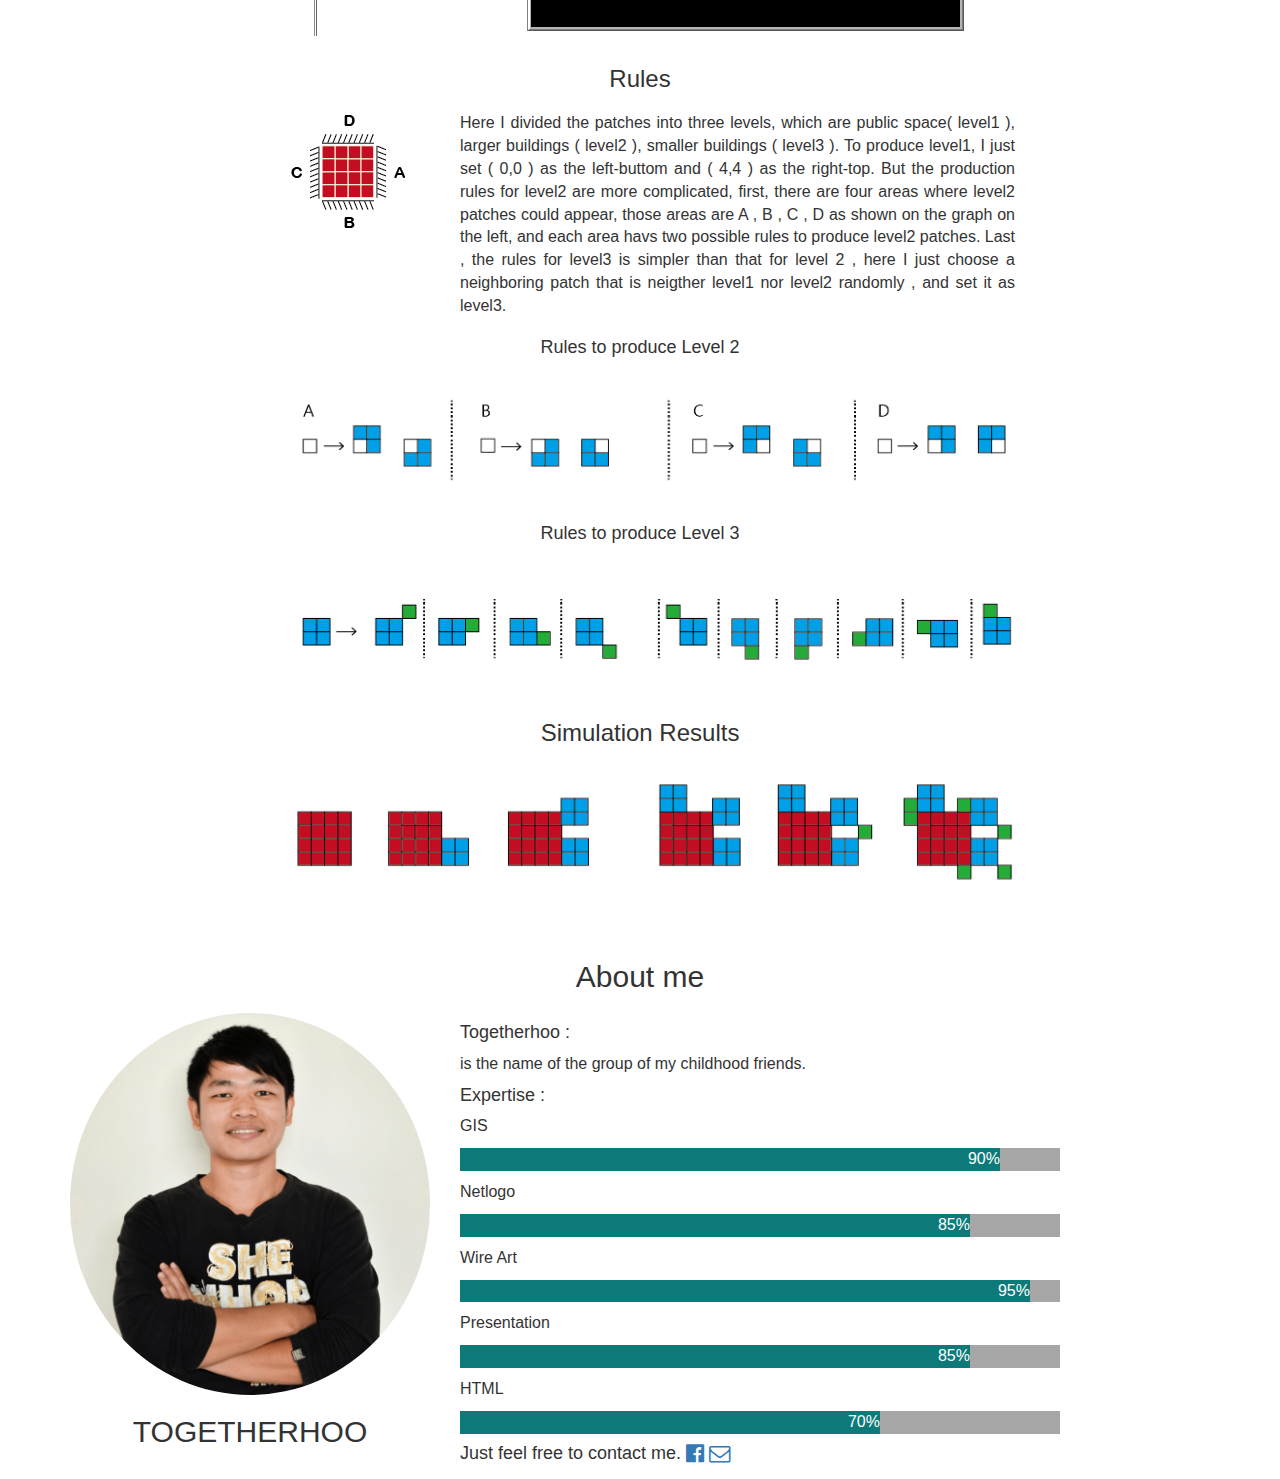
<file: netlogo_public_space.html>
<!DOCTYPE html>

<html>

<head>
  <link href="css/wireart.css" rel="stylesheet">
  <script src="https://ajax.googleapis.com/ajax/libs/jquery/3.2.0/jquery.min.js"></script>
  <link href="css/bootstrap.min.css" rel="stylesheet">
  <link rel="stylesheet" href="https://cdnjs.cloudflare.com/ajax/libs/font-awesome/4.7.0/css/font-awesome.min.css">
  <meta name="viewport" content="width=device-width,initial-scale=1.0">
  <meta charset ="UTF-8">
  <title>Togetherhoo</title>
  
  <style>
    .center_text{
	  text-align:center;
	}
	.center_img{
	  margin:0 auto;
	}
	.justify_text{
	  text-align:justify;
	}
  </style>
  
</head>


<body>
<div class="sub_first_part">

  <div class="nav_item">

  <div class="topnav" id="myTopnav">
      <a href="netlogo.html" >Back</a>
  </div>

 </div>
<!--End of Navigation-->

  <div id="center_title">
    <h2>Togetherhoo</h2>
	 <h3>-Netlogo-</h3>
  </div>

</div>
<!--End of first part-->

<!--<div class="container" style="background-color:black;color:#f2f2f2;font-size:16px;">-->
<div class="container" style="font-size:16px;">
  <div class="row">
    <div class="col-md-12">
	  <h2 class="center_text">Public Space as a Driving Force</h2>
	</div>
	<div class="col-md-8 col-md-offset-2 col-xs-12 justify_text">
	  Public Space is often an important driving force in the development of an urban. People have their houses built nearby a public space to enjoy the convinience it brings.  As there are more and more people gathered around, there are  probably  commerces  which  lead the place more prosper and people will keep gathering nearby. So a public space is important to an urban.
	</div>
	<div class="col-md-8 col-md-offset-2 col-xs-12">
	  <img class="img-responsive center_img" src="netlogo_img/public_space_5.png">
	</div>
	<div class="col-md-12">
      <h3 class="center_text">Netlogo Interface</h3>
    </div>
	<div class="col-md-8 col-md-offset-2 col-xs-12"> 
	  <img class="img-responsive center_img" src="netlogo_img/public_space_3.PNG">
	</div>
	<div class="col-md-12">
      <h3 class="center_text">Rules</h3>
    </div>
	<div class="col-md-2 col-md-offset-2 col-xs-12">
	  <img class="img-responsive center_img" src="netlogo_img/public_space_6.png">
	</div>
	<div class="col-md-6 col-xs-12 justify_text">
	  Here I divided the patches into three levels, which are public space( level1 ), larger buildings ( level2 ), smaller buildings ( level3 ). To produce level1, I just set  ( 0,0 ) as the left-buttom and  ( 4,4 ) as the right-top. But the production rules for level2 are more complicated, first, there are four areas where level2 patches could appear, those areas are A ,  B ,  C ,  D as shown on the graph on the left, and each area havs two possible rules to produce level2 patches.  Last ,  the rules for level3 is simpler than that for level 2 , here I just choose a neighboring patch that is neigther level1 nor level2 randomly , and set it as level3.
	</div>
	
	<div class="col-md-12">
	  <h4 class="center_text">Rules to produce Level 2</h4>
	</div>
	<div class="col-md-4 col-md-offset-2 col-xs-12">
	  <img class="img-responsive center_img" src="netlogo_img/public_space_7.png">
	</div>
	<div class="col-md-4 col-xs-12">
	  <img class="img-responsive center_img" src="netlogo_img/public_space_8.png">
	</div>
	
	<div class="col-md-12">
	  <h4 class="center_text">Rules to produce Level 3</h4>
	</div>
	<div class="col-md-4 col-md-offset-2 col-xs-12">
	  <img class="img-responsive center_img" src="netlogo_img/public_space_9.png">
	</div>
	<div class="col-md-4 col-xs-12">
	  <img class="img-responsive center_img" src="netlogo_img/public_space_10.png">
	</div>
	
	<div class="col-md-12">
	  <h3 class="center_text">Simulation Results</h3>
	</div>
	<div class="col-md-4 col-md-offset-2 col-xs-12">
	  <img class="img-responsive center_img" src="netlogo_img/public_space_11.png">
	</div>
	<div class="col-md-4 col-xs-12">
	  <img class="img-responsive center_img" src="netlogo_img/public_space_12.png">
	</div>
	
  </div>

<section id="about_me">
  
  <!--about me的左邊-->
  <div class="col-12"><h2 style="text-align:center;">About me</h2></div>
  <div class="row">
   <div class="col-md-4">
    <img src="img/mypic.png" class="img-circle img-responsive">
    <h2 style="text-align:center">TOGETHERHOO</h2>
   </div>
   
   <!--about me的右邊-->
   <div class="col-md-8">
   <!--
    <h4>Togetherhoo is the name of the group of my childhood friends.</h4>
    <h4>Expertise : GIS(Geographical Information System), Netlogo(Agent-based modeling), and making wire arts.</h4>
    <h4>Just feel free to contact me.</h4>
	-->
	 <h4>Togetherhoo : </h4>
	 <p>is the name of the group of my childhood friends.</p>
   <!-- 
	<h4>Expertise : </h4>
	 <p><b>GIS</b>(Geographical Information System), <b>Netlogo</b>(Agent-based modeling), <b>Wire arts</b> and <b>Presentation</b>.</p>
    <h4 style="color:rgb(0,98,132)">Just feel free to contact me.</h4>
	-->
	
	<!--skill bar-->
 <div class="skillset">
   <h4>Expertise : </h4>
   
   <p>GIS</p>
   <div class="skill_bar">
     <div class="skills gis">
       <p>90%</p>
     </div>
   </div>

  <p>Netlogo</p>
  <div class="skill_bar">
     <div class="skills netlogo">
      <p>85%</p>
     </div>
  </div>

  <p>Wire Art</p>
  <div class="skill_bar">
    <div class="skills wire">
      <p>95%</p>
    </div>
  </div>

  <p>Presentation</p>
  <div class="skill_bar">
    <div class="skills Presentation">
      <p>85%</p>
    </div>
  </div>

  <p>HTML</p>
  <div class="skill_bar">
    <div class="skills html">
      <p>70%</p>
    </div>
  </div>

 </div>
	
	<!--skill bar-->
	<h4>Just feel free to contact me.
	<a id="fb" href="https://www.facebook.com/nbablissfully">
	    <i class="fa fa-lg fa-facebook-official" aria-hidden="true"></i>
	</a>	
	<a href="mailto:nbablissfully@hotmail.com">
	  <i class="fa fa-lg fa-envelope-o" aria-hidden="true"></i>
	</a>
	
	</h4>
	
	
   </div>
   
  </div>

</section>
  
  
</div>

<script>
function responsive_navtap() {
    var x = document.getElementById("myTopnav");
    if (x.className === "topnav") {
        x.className += " responsive";
    } else {
        x.className = "topnav";
    }
}
</script>
</body>

</html>
</file>
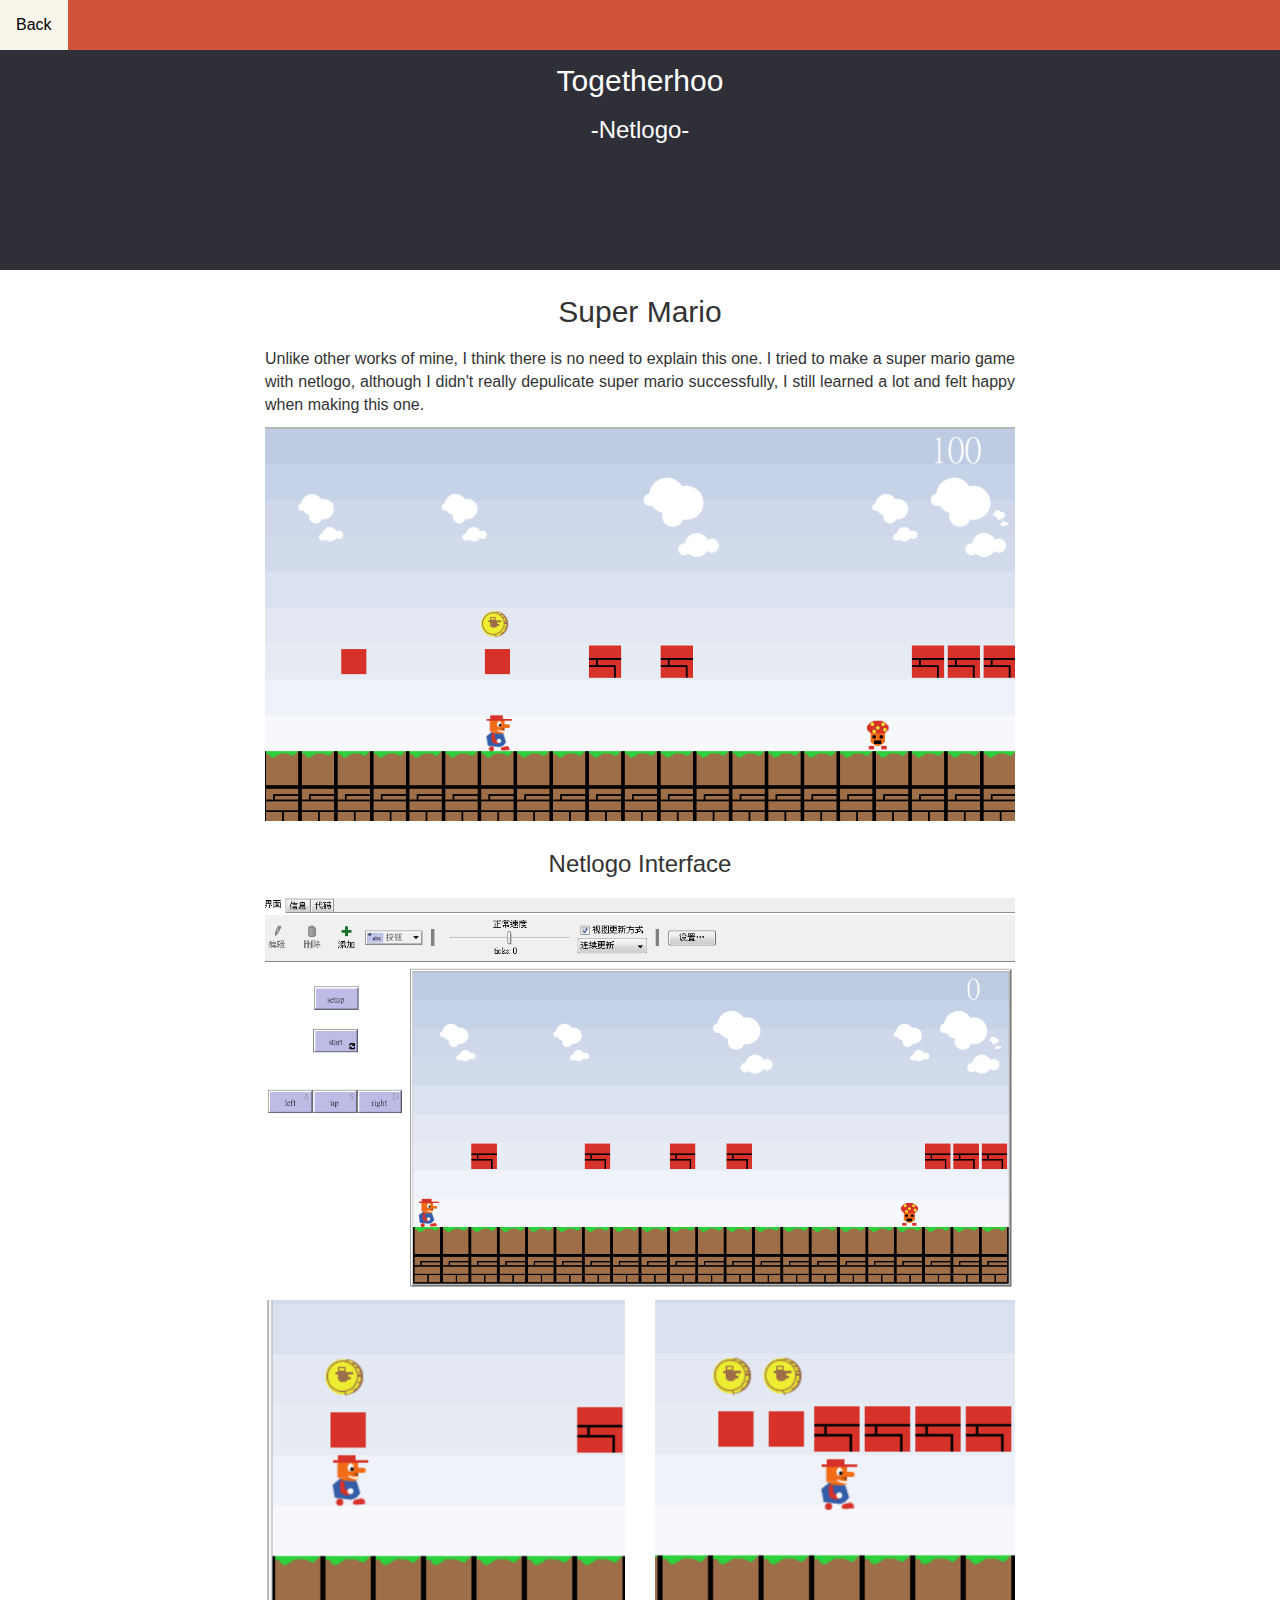
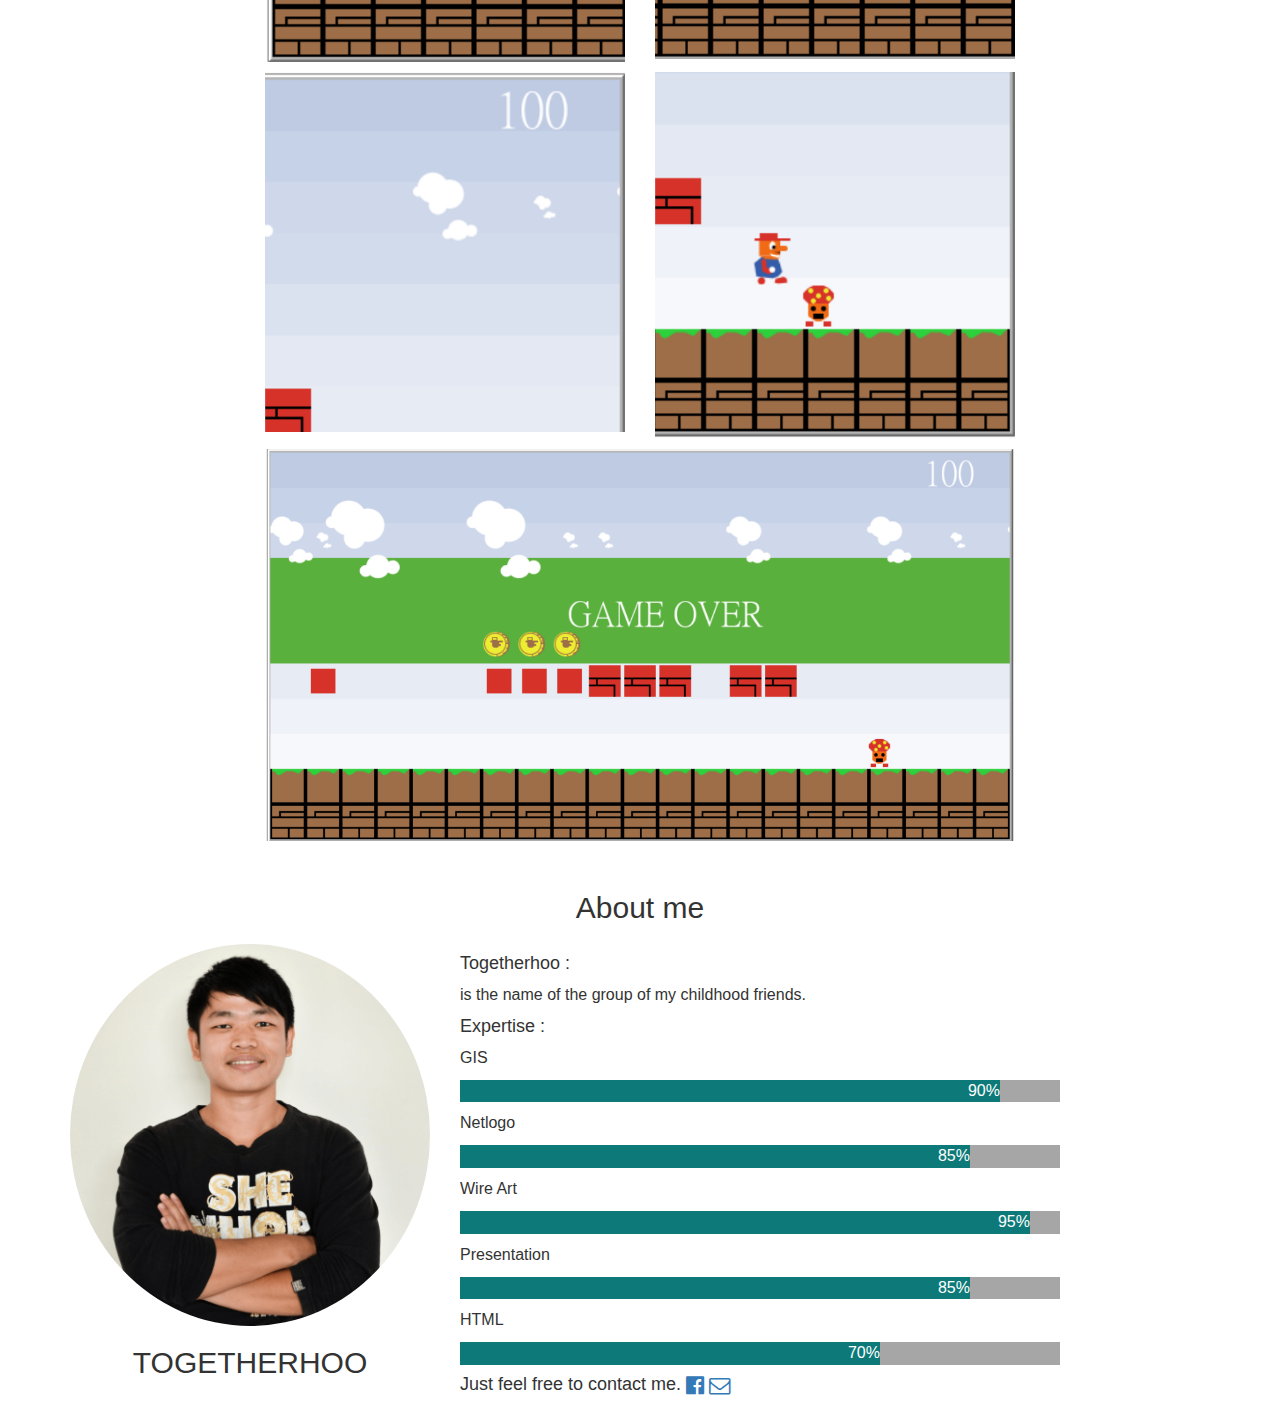
<file: netlogo_supermario.html>
<!DOCTYPE html>

<html>

<head>
  <link href="css/wireart.css" rel="stylesheet">
  <script src="https://ajax.googleapis.com/ajax/libs/jquery/3.2.0/jquery.min.js"></script>
  <link href="css/bootstrap.min.css" rel="stylesheet">
  <link rel="stylesheet" href="https://cdnjs.cloudflare.com/ajax/libs/font-awesome/4.7.0/css/font-awesome.min.css">
  <meta name="viewport" content="width=device-width,initial-scale=1.0">
  <meta charset ="UTF-8">
  <title>Togetherhoo</title>
  
  <style>
  </style>
  
</head>


<body>
<div class="sub_first_part">

  <div class="nav_item">

  <div class="topnav" id="myTopnav">
    <a href="netlogo.html" >Back</a>
  </div>

 </div>

  <div id="center_title">
    <h2>Togetherhoo</h2>
	 <h3>-Netlogo-</h3>
  </div>

</div>
<!--End of first part-->

<!--<div class="container" style="background-color:black;color:#f2f2f2;font-size:16px;">-->
<div class="container" style="font-size:16px;">
  <div class="row">
    <div class="col-md-12">
	  <h2 class="center_text">Super Mario</h2>
	</div>
	<div class="col-md-8 col-md-offset-2 col-xs-12 justify_text">
	  Unlike other works of mine, I think there is no need to explain this one. I tried to make a super mario game with netlogo, although I didn't really depulicate super mario successfully, I still learned a lot and felt happy when making this one.
	</div>
	<div class="col-md-8 col-md-offset-2 col-xs-12">
	  <img class="img-responsive center_img" src="netlogo_img/supermario_2.PNG">
	</div>
	<div class="col-md-12">
      <h3 class="center_text">Netlogo Interface</h3>
    </div>
	<div class="col-md-8 col-md-offset-2 col-xs-12"> 
	  <img class="img-responsive center_img" src="netlogo_img/supermario_1.PNG">
	</div>
  </div>
  
  <div class="row">
	<div class="col-md-4 col-md-offset-2 col-xs-12">
	  <img class="img-responsive center_img" src="netlogo_img/supermario_5.png">
	</div>
	<div class="col-md-4 col-xs-12">
	  <img class="img-responsive center_img" src="netlogo_img/supermario_6.png">
	</div>
  </div>
  <div class="row">  
	<div class="col-md-4 col-md-offset-2 col-xs-12">
	  <img class="img-responsive center_img" src="netlogo_img/supermario_7.png">
	</div>
	<div class="col-md-4 col-xs-12">
	  <img class="img-responsive center_img" src="netlogo_img/supermario_8.png">
	</div>
	<div class="col-md-8 col-md-offset-2 col-xs-12">
	  <img class="img-responsive center_img" src="netlogo_img/supermario_9.png">
	</div>
  </div>

<section id="about_me">
  
  <!--about me的左邊-->
  <div class="col-12"><h2 style="text-align:center;">About me</h2></div>
  <div class="row">
   <div class="col-md-4">
    <img src="img/mypic.png" class="img-circle img-responsive">
    <h2 style="text-align:center">TOGETHERHOO</h2>
   </div>
   
   <!--about me的右邊-->
   <div class="col-md-8">
	 <h4>Togetherhoo : </h4>
	 <p>is the name of the group of my childhood friends.</p>
	
	<!--skill bar-->
 <div class="skillset">
   <h4>Expertise : </h4>
   
   <p>GIS</p>
   <div class="skill_bar">
     <div class="skills gis">
       <p>90%</p>
     </div>
   </div>

  <p>Netlogo</p>
  <div class="skill_bar">
     <div class="skills netlogo">
      <p>85%</p>
     </div>
  </div>

  <p>Wire Art</p>
  <div class="skill_bar">
    <div class="skills wire">
      <p>95%</p>
    </div>
  </div>

  <p>Presentation</p>
  <div class="skill_bar">
    <div class="skills Presentation">
      <p>85%</p>
    </div>
  </div>

  <p>HTML</p>
  <div class="skill_bar">
    <div class="skills html">
      <p>70%</p>
    </div>
  </div>

 </div>
	
	<!--skill bar-->
	<h4>Just feel free to contact me.
	<a id="fb" href="https://www.facebook.com/nbablissfully">
	    <i class="fa fa-lg fa-facebook-official" aria-hidden="true"></i>
	</a>	
	<a href="mailto:nbablissfully@hotmail.com">
	  <i class="fa fa-lg fa-envelope-o" aria-hidden="true"></i>
	</a>
	
	</h4>
	
	
   </div>
   
  </div>

</section>
  
  
</div>

<script>
function responsive_navtap() {
    var x = document.getElementById("myTopnav");
    if (x.className === "topnav") {
        x.className += " responsive";
    } else {
        x.className = "topnav";
    }
}
</script>
</body>

</html>
</file>
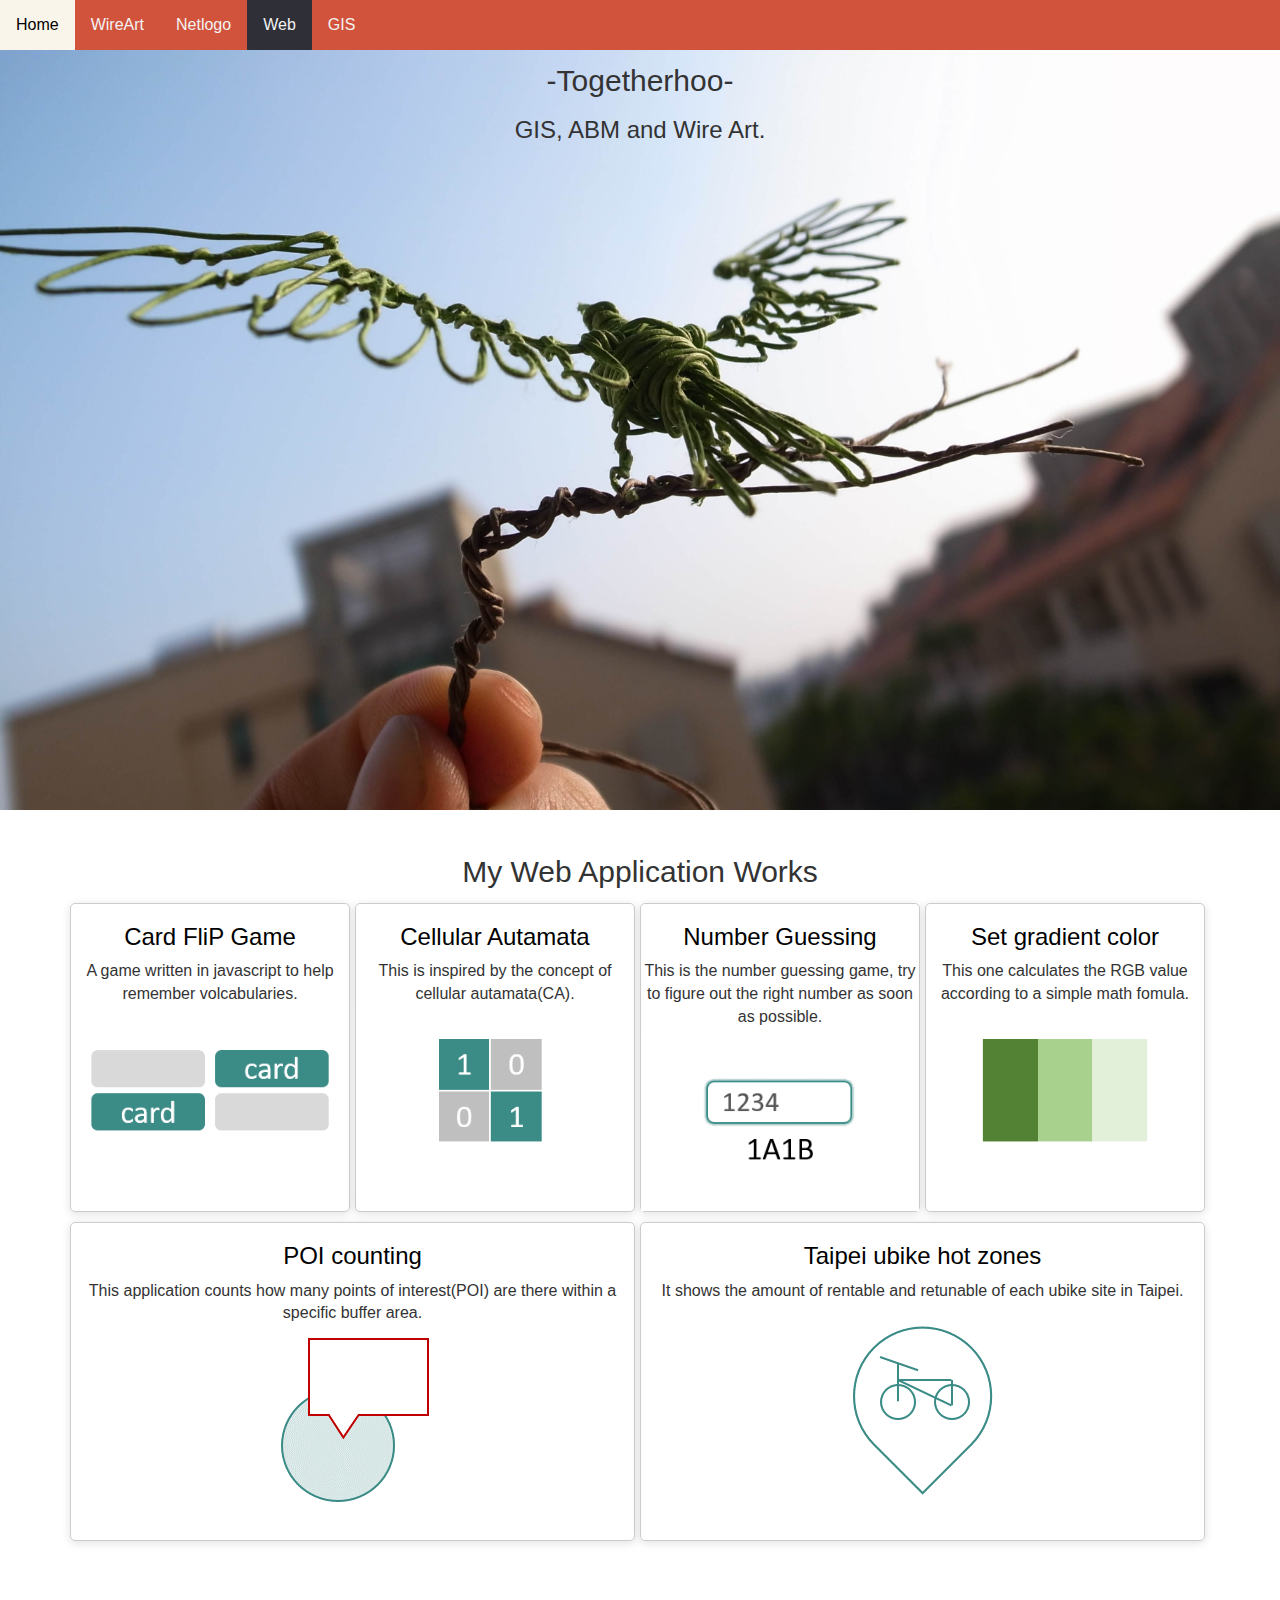
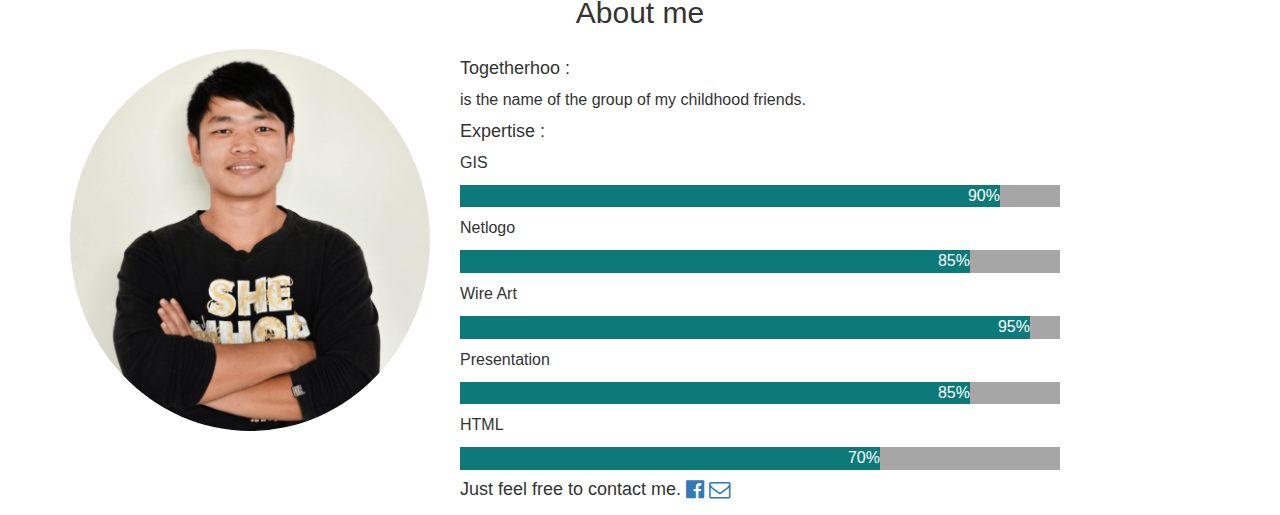
<file: webjs.html>
<!DOCTYPE html>

<html>

<head>
  <link href="css/wireart.css" rel="stylesheet">
  <script src="https://ajax.googleapis.com/ajax/libs/jquery/3.2.0/jquery.min.js"></script>
  <link href="css/bootstrap.min.css" rel="stylesheet">
  <link rel="stylesheet" href="https://cdnjs.cloudflare.com/ajax/libs/font-awesome/4.7.0/css/font-awesome.min.css">
  <meta name="viewport" content="width=device-width,initial-scale=1.0">
  <meta charset ="UTF-8">
  <title>Togetherhoo</title>
  
  <style>
  </style>
  
</head>


<body>
<div class="first_part">

  <div class="nav_item">

  <div class="topnav" id="myTopnav">

      <a href="index.html">Home</a>

      <a href="wireart.html">WireArt</a>

      <a href="netlogo.html">Netlogo</a>

      <a class="focused_topnav_a" href="webjs.html">Web</a>

      <a href="gis.html">GIS</a>

      <a href="javascript:void(0);" style="font-size:14px;" class="icon" onclick="responsive_navtap()">&#9776;</a>

  </div>

 </div>
<!--End of Navigation-->

  <div id="center_title">
    <h2>-Togetherhoo-</h2>
	 <h3>GIS, ABM and Wire Art.</h3>
  </div>

</div>
<!--End of first part-->

<div class="container">


<section id="works">
    <div class="col-12"><h2 style="text-align:center;">My Web Application Works</h2></div>	
	
	<div class="flex_container">
	  <div class="flex_item data-cates" style="border-radius:5px">				    
		<h3 class="data-cates-title" style="text-align:center;">Card FliP Game</h3>
		<div class="center_text">A game written in javascript to help remember volcabularies.</div>
		<a  href="jsweb/card.html"><img class="img-responsive" src="jsweb/card.png"></img></a>
	  </div>
	  
	  <div class="flex_item data-cates" style="border-radius:5px">			    
		<h3 class="data-cates-title" style="text-align:center;">Cellular Autamata</h3>
		<div class="center_text">This is inspired by the concept of cellular autamata(CA).</div>
		<a target="blank" href="jsweb/ca.html"><img class="img-responsive" src="jsweb/ca.png"></img></a>
	  </div>
	  
	  <div class="flex_item data-cates" style="border-radius:5px">	    
		  <h3 class="data-cates-title" style="text-align:center;">Number Guessing</h3>
		  <div class="center_text">This is the number guessing game, try to figure out the right number as soon as possible.</div>	
		  <a target="blank" href="jsweb/number_guessing.html"><img class="img-responsive" src="jsweb/number_guessing.png"></img></a>
	  </div>
	  
	  <div class="flex_item data-cates" style="border-radius:5px">	    
		  <h3 class="data-cates-title" style="text-align:center;">Set gradient color</h3>
		  <div class="center_text">This one calculates the RGB value according to a simple math fomula.</div>	
		  <a target="blank" href="jsweb/RGB_interval.html"><img class="img-responsive" src="jsweb/rgb.png"></a>
	  </div>
	</div>
	
	<div class="flex_container">
	  <div class="flex_item data-cates" style="border-radius:5px">    
		  <h3 class="data-cates-title" style="text-align:center;">POI counting</h3>
		  <div class="center_text">This application counts how many points of interest(POI) are there within a specific buffer area.</div>	
		  <a target="blank" href="jsweb/MOTC_test2.html"><img class="img-responsive" src="jsweb/poi.png"></a>
	  </div>
	  <div class="flex_item data-cates" style="border-radius:5px">    
		  <h3 class="data-cates-title" style="text-align:center;">Taipei ubike hot zones</h3>
		  <div class="center_text">It shows the amount of rentable and retunable of each ubike site in Taipei.</div>	
		  <a target="blank" href="jsweb/taipei_ubike.html"><img class="img-responsive" src="jsweb/ubike.png"></a>
	  </div>
	  </div>
</section>

<section id="about_me">
  
  <!--about me的左邊-->
  <div class="col-12"><h2 style="text-align:center;">About me</h2></div>
  <div class="row">
   <div class="col-md-4">
    <img src="img/mypic.png" class="img-circle img-responsive">
   </div>
   
   <!--about me的右邊-->
   <div class="col-md-8">
	 <h4>Togetherhoo : </h4>
	 <p>is the name of the group of my childhood friends.</p>
	
	<!--skill bar-->
 <div class="skillset">
   <h4>Expertise : </h4>
   
   <p>GIS</p>
   <div class="skill_bar">
     <div class="skills gis">
       <p>90%</p>
     </div>
   </div>

  <p>Netlogo</p>
  <div class="skill_bar">
     <div class="skills netlogo">
      <p>85%</p>
     </div>
  </div>

  <p>Wire Art</p>
  <div class="skill_bar">
    <div class="skills wire">
      <p>95%</p>
    </div>
  </div>

  <p>Presentation</p>
  <div class="skill_bar">
    <div class="skills Presentation">
      <p>85%</p>
    </div>
  </div>

  <p>HTML</p>
  <div class="skill_bar">
    <div class="skills html">
      <p>70%</p>
    </div>
  </div>

 </div>
	
	<!--skill bar-->
	<h4>Just feel free to contact me.
	  <a id="fb" href="https://www.facebook.com/nbablissfully">
	    <i class="fa fa-lg fa-facebook-official" aria-hidden="true"></i>
	  </a>	
	  <a href="mailto:nbablissfully@hotmail.com">
	    <i class="fa fa-lg fa-envelope-o" aria-hidden="true"></i>
	  </a>
	</h4>

   </div>
   
  </div>

</section>

</div>
<script>
function responsive_navtap() {
    var x = document.getElementById("myTopnav");
    if (x.className === "topnav") {
        x.className += " responsive";
    } else {
        x.className = "topnav";
    }
}
</script>
</body>

</html>
</file>
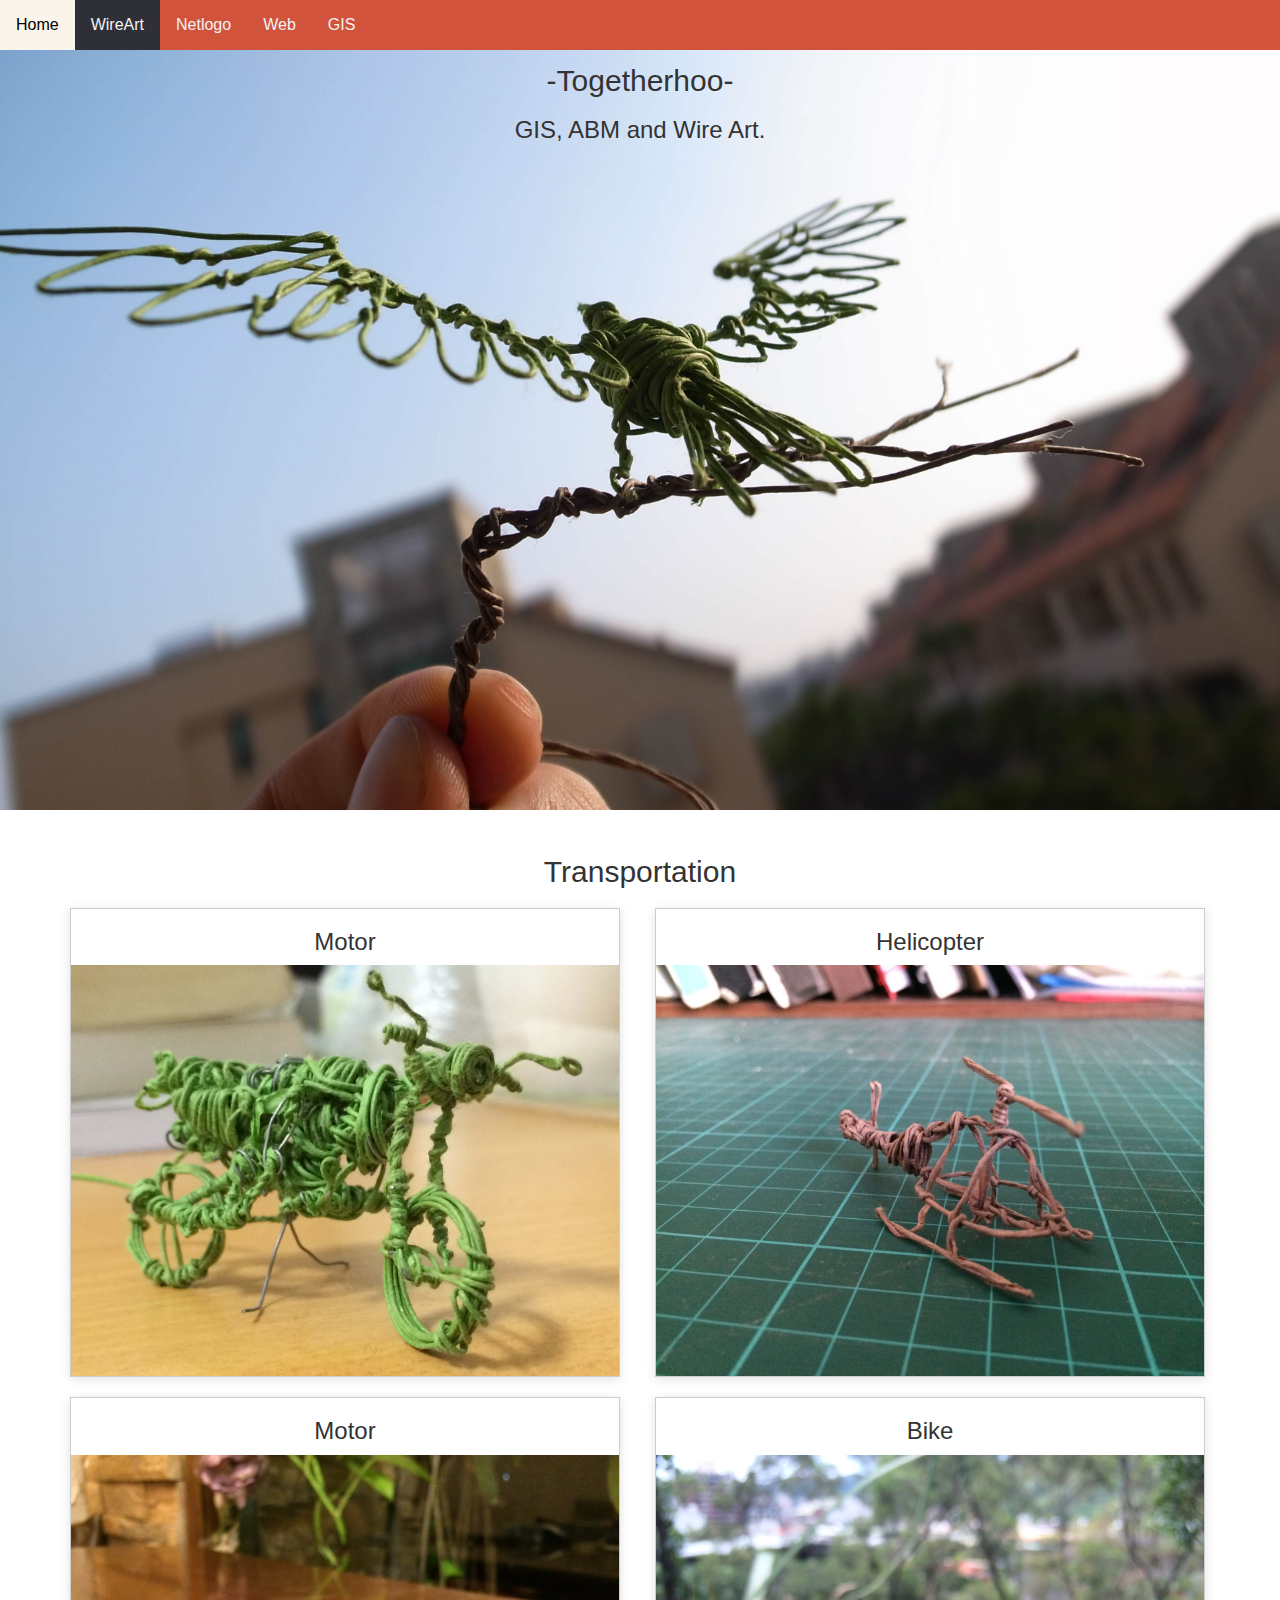
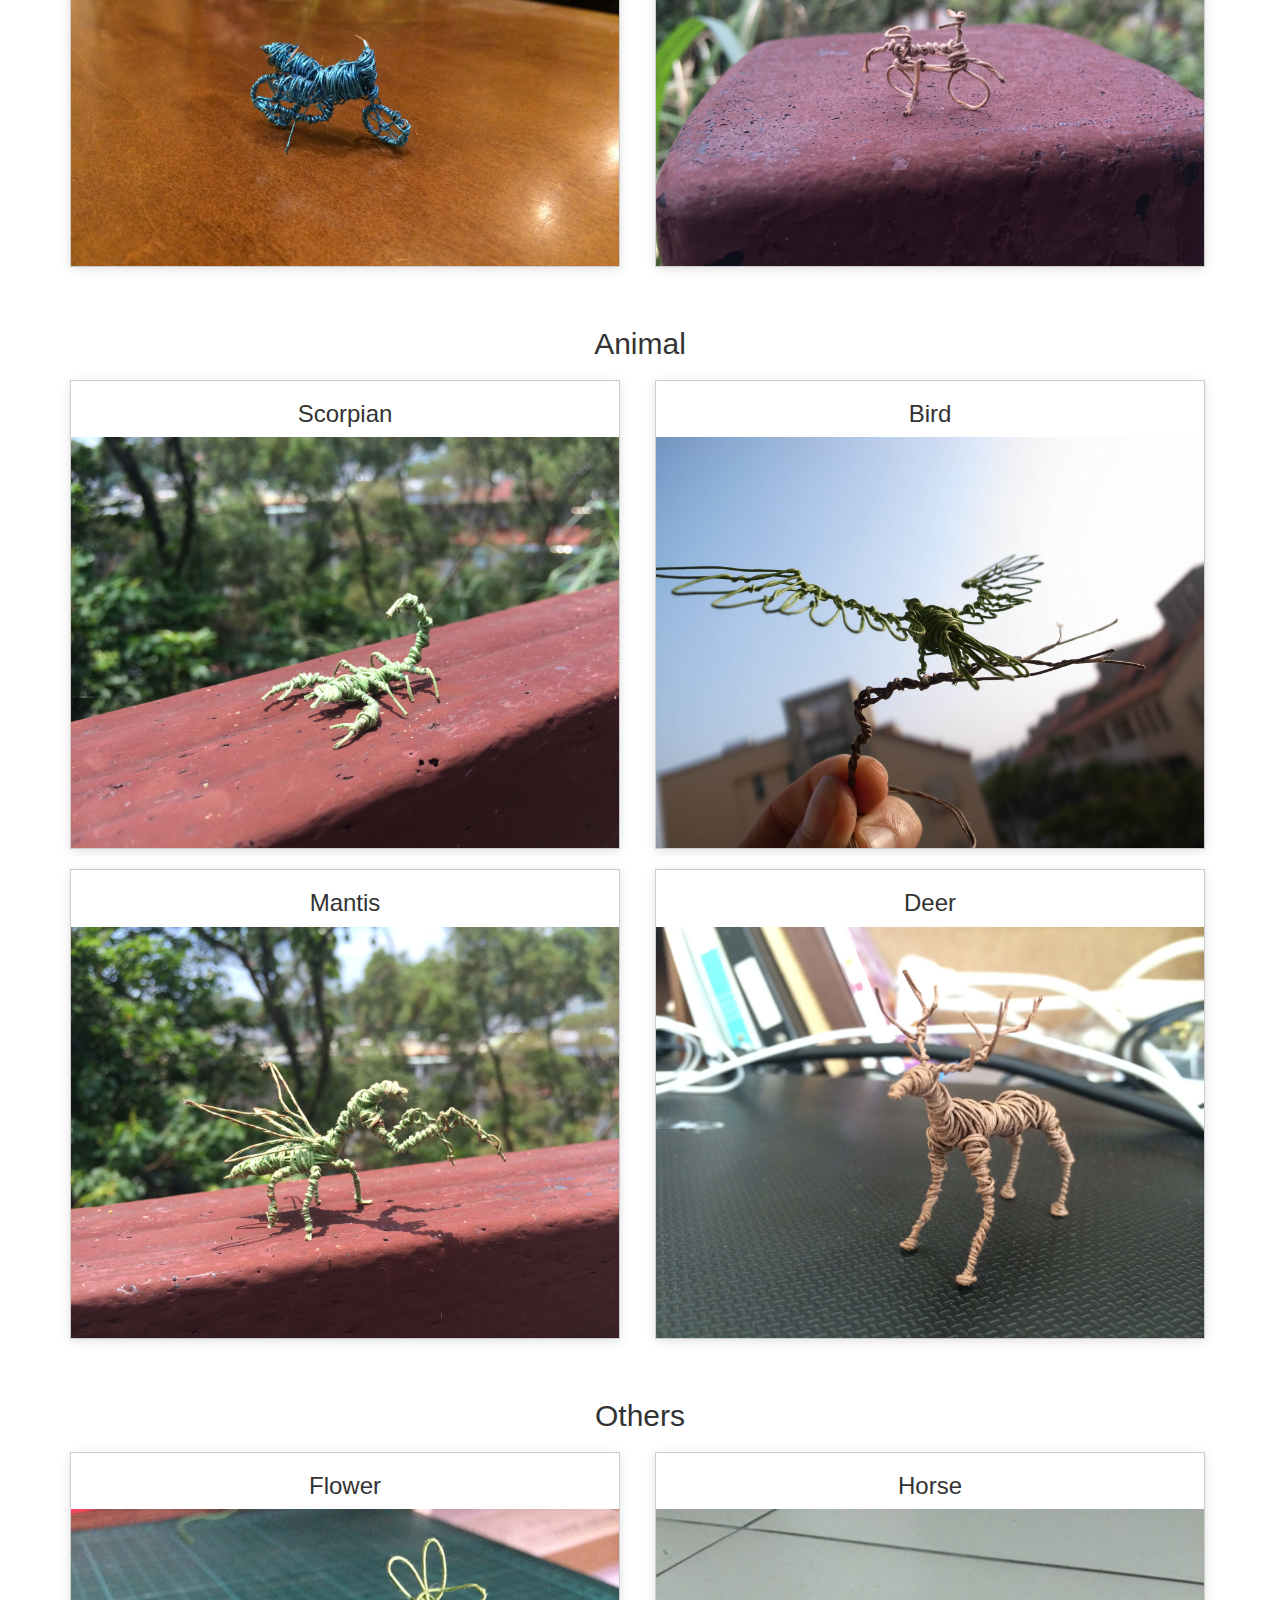
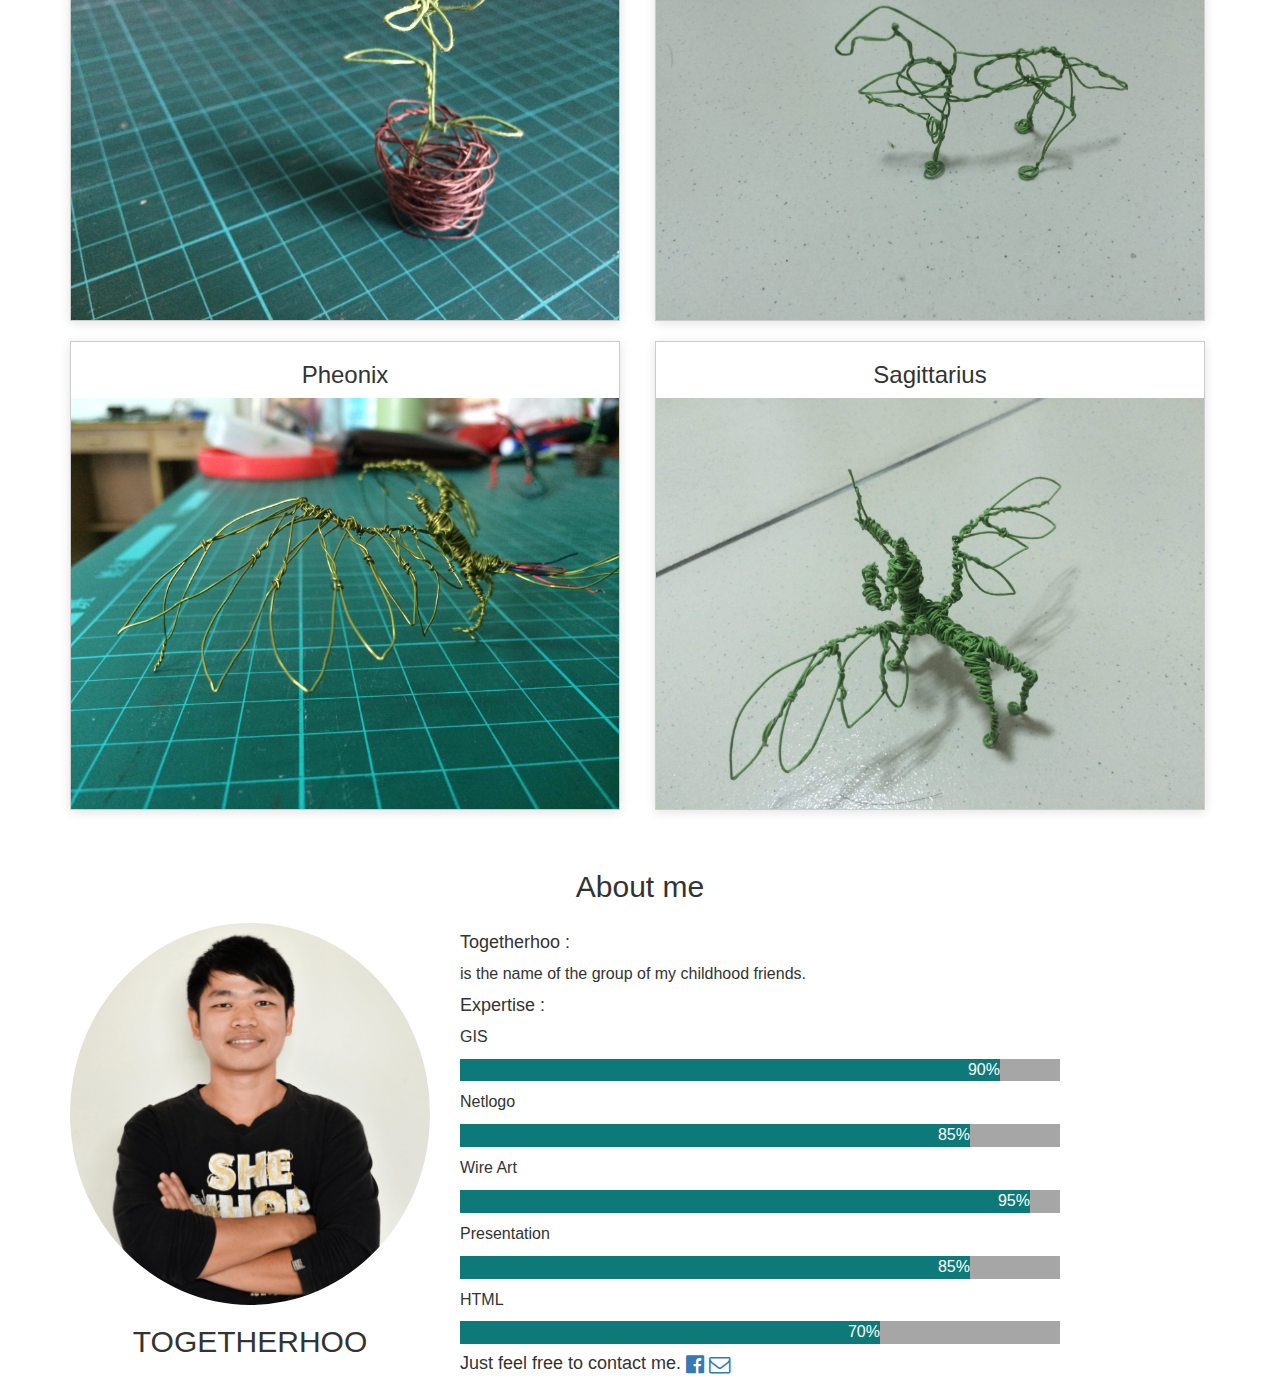
<file: wireart.html>
<!DOCTYPE html>

<html>

<head>

<link href="css/wireart.css" rel="stylesheet">
<script src="https://ajax.googleapis.com/ajax/libs/jquery/3.2.0/jquery.min.js"></script>
<link href="css/bootstrap.min.css" rel="stylesheet">
<link rel="stylesheet" href="https://cdnjs.cloudflare.com/ajax/libs/font-awesome/4.7.0/css/font-awesome.min.css">
<meta name="viewport" content="width=device-width,initial-scale=1.0">
<meta charset ="UTF-8">
<title>Wire Art</title>

</head>



<body>



<div class="first_part">
<!--Navigation-->
 
  <div class="nav_item">

  <div class="topnav" id="myTopnav">

      <a href="index.html">Home</a>

      <a href="wireart.html" class="focused_topnav_a" >WireArt</a>

      <a href="netlogo.html">Netlogo</a>

      <a href="webjs.html">Web</a>

      <a href="gis.html">GIS</a>

      <a href="javascript:void(0);" style="font-size:14px;" class="icon" onclick="responsive_navtap()">&#9776;</a>

  </div>

 </div>
  
<!--End of Navigation-->

  <div id="center_title">
    <h2>-Togetherhoo-</h2>
	 <h3>GIS, ABM and Wire Art.</h3>
  </div>

</div>
<!--End of first part-->

<div class="container">

<section id="data-category">
  <div class="col-md-12">
    <h2 style="text-align:center;">Transportation</h2>
  </div>
  <div class="row">
    <div class="col-md-6 col-xs-12">
	  <div class="data-cates">
		<h3 style="text-align:center;">Motor</h3>
		<a href="wireart_motor.html">
		  <img class="img-responsive" src="wire_img/IMG_0767.JPG">
		</a>
	  </div>
	</div>
	<div class="col-md-6 col-xs-12">
	  <div class="data-cates">
	   <h3 style="text-align:center;">Helicopter</h3>
	   <a href="">
		  <img class="img-responsive" src="wire_img/IMG_0316.JPG">
		</a>
	  </div>
	</div>
	<div class="col-md-6 col-xs-12">
	  <div class="data-cates">
	    <h3 style="text-align:center;">Motor</h3>
		<a href="">
		  <img class="img-responsive" src="wire_img/IMG_5088.JPG">
		</a>
      </div>
	</div>
	<div class="col-md-6 col-xs-12">
	  <div class="data-cates">
	    <h3 style="text-align:center;">Bike</h3>
		<a href="">
		  <img class="img-responsive" src="wire_img/IMG_5132.JPG">
		</a>
	  </div>
	</div>
  </div>
</section>
<!--End of Dataset Category-->

<section id="data-category">
  <div class="col-md-12">
    <h2 style="text-align:center;">Animal</h2>
  </div>
  <div class="row">
    <div class="col-md-6 col-xs-12">
	  <div class="data-cates">
		<h3 style="text-align:center;">Scorpian</h3>
		<a href="">
		  <img class="img-responsive" src="wire_img/IMG_5116.JPG">
		</a>
	  </div>
	</div>
	<div class="col-md-6 col-xs-12">
	  <div class="data-cates">
	   <h3 style="text-align:center;">Bird</h3>
	   <a href="">
		  <img class="img-responsive" src="img/bg_bird.JPG">
		</a>
	  </div>
	</div>
	<div class="col-md-6 col-xs-12">
	  <div class="data-cates">
	    <h3 style="text-align:center;">Mantis</h3>
		<a href="">
		  <img class="img-responsive" src="wire_img/IMG_5109.JPG">
		</a>
      </div>
	</div>
	<div class="col-md-6 col-xs-12">
	  <div class="data-cates">
	    <h3 style="text-align:center;">Deer</h3>
		<a href="">
		  <img class="img-responsive" src="wire_img/IMG_0165.JPG">
		</a>
	  </div>
	</div>
  </div>
</section>
<!--End of Dataset Category-->


<section id="data-category">
  <div class="col-md-12">
    <h2 style="text-align:center;">Others</h2>
  </div>
  <div class="row">
    <div class="col-md-6 col-xs-12">
	  <div class="data-cates">
		<h3 style="text-align:center;">Flower</h3>
		<a href="">
		  <img class="img-responsive" src="wire_img/IMG_0322.JPG">
		</a>
	  </div>
	</div>
	<div class="col-md-6 col-xs-12">
	  <div class="data-cates">
	   <h3 style="text-align:center;">Horse</h3>
	   <a href="">
		  <img class="img-responsive" src="wire_img/IMG_1767.JPG">
		</a>
	  </div>
	</div>
	<div class="col-md-6 col-xs-12">
	  <div class="data-cates">
	    <h3 style="text-align:center;">Pheonix</h3>
		<a href="">
		  <img class="img-responsive" src="wire_img/IMG_0330.JPG">
		</a>
      </div>
	</div>
	<div class="col-md-6 col-xs-12">
	  <div class="data-cates">
	    <h3 style="text-align:center;">Sagittarius</h3>
		<a href="">
		  <img class="img-responsive" src="wire_img/IMG_1772.JPG">
		</a>
	  </div>
	</div>
  </div>
</section>
<!--End of Dataset Category-->


<section id="about_me">
  
  <!--about me的左邊-->
  <div class="col-12"><h2 style="text-align:center;">About me</h2></div>
  <div class="row">
   <div class="col-md-4">
    <img src="img/mypic.png" class="img-circle img-responsive">
    <h2 style="text-align:center">TOGETHERHOO</h2>
   </div>
   
   <!--about me的右邊-->
   <div class="col-md-8">
   <!--
    <h4>Togetherhoo is the name of the group of my childhood friends.</h4>
    <h4>Expertise : GIS(Geographical Information System), Netlogo(Agent-based modeling), and making wire arts.</h4>
    <h4>Just feel free to contact me.</h4>
	-->
	 <h4>Togetherhoo : </h4>
	 <p>is the name of the group of my childhood friends.</p>
   <!-- 
	<h4>Expertise : </h4>
	 <p><b>GIS</b>(Geographical Information System), <b>Netlogo</b>(Agent-based modeling), <b>Wire arts</b> and <b>Presentation</b>.</p>
    <h4 style="color:rgb(0,98,132)">Just feel free to contact me.</h4>
	-->
	
	<!--skill bar-->
 <div class="skillset">
   <h4>Expertise : </h4>
   
   <p>GIS</p>
   <div class="skill_bar">
     <div class="skills gis">
       <p>90%</p>
     </div>
   </div>

  <p>Netlogo</p>
  <div class="skill_bar">
     <div class="skills netlogo">
      <p>85%</p>
     </div>
  </div>

  <p>Wire Art</p>
  <div class="skill_bar">
    <div class="skills wire">
      <p>95%</p>
    </div>
  </div>

  <p>Presentation</p>
  <div class="skill_bar">
    <div class="skills Presentation">
      <p>85%</p>
    </div>
  </div>

  <p>HTML</p>
  <div class="skill_bar">
    <div class="skills html">
      <p>70%</p>
    </div>
  </div>

 </div>
	
	<!--skill bar-->
	<h4>Just feel free to contact me.
	<a id="fb" href="https://www.facebook.com/nbablissfully">
	    <i class="fa fa-lg fa-facebook-official" aria-hidden="true"></i>
	</a>	
	<a href="mailto:nbablissfully@hotmail.com">
	  <i class="fa fa-lg fa-envelope-o" aria-hidden="true"></i>
	</a>
	
	</h4>
	
	
   </div>
   
  </div>

</section>

</div>
<!--End of container-->
<script>
function responsive_navtap() {
    var x = document.getElementById("myTopnav");
    if (x.className === "topnav") {
        x.className += " responsive";
    } else {
        x.className = "topnav";
    }
}
</script>

</body>


</html>
</file>
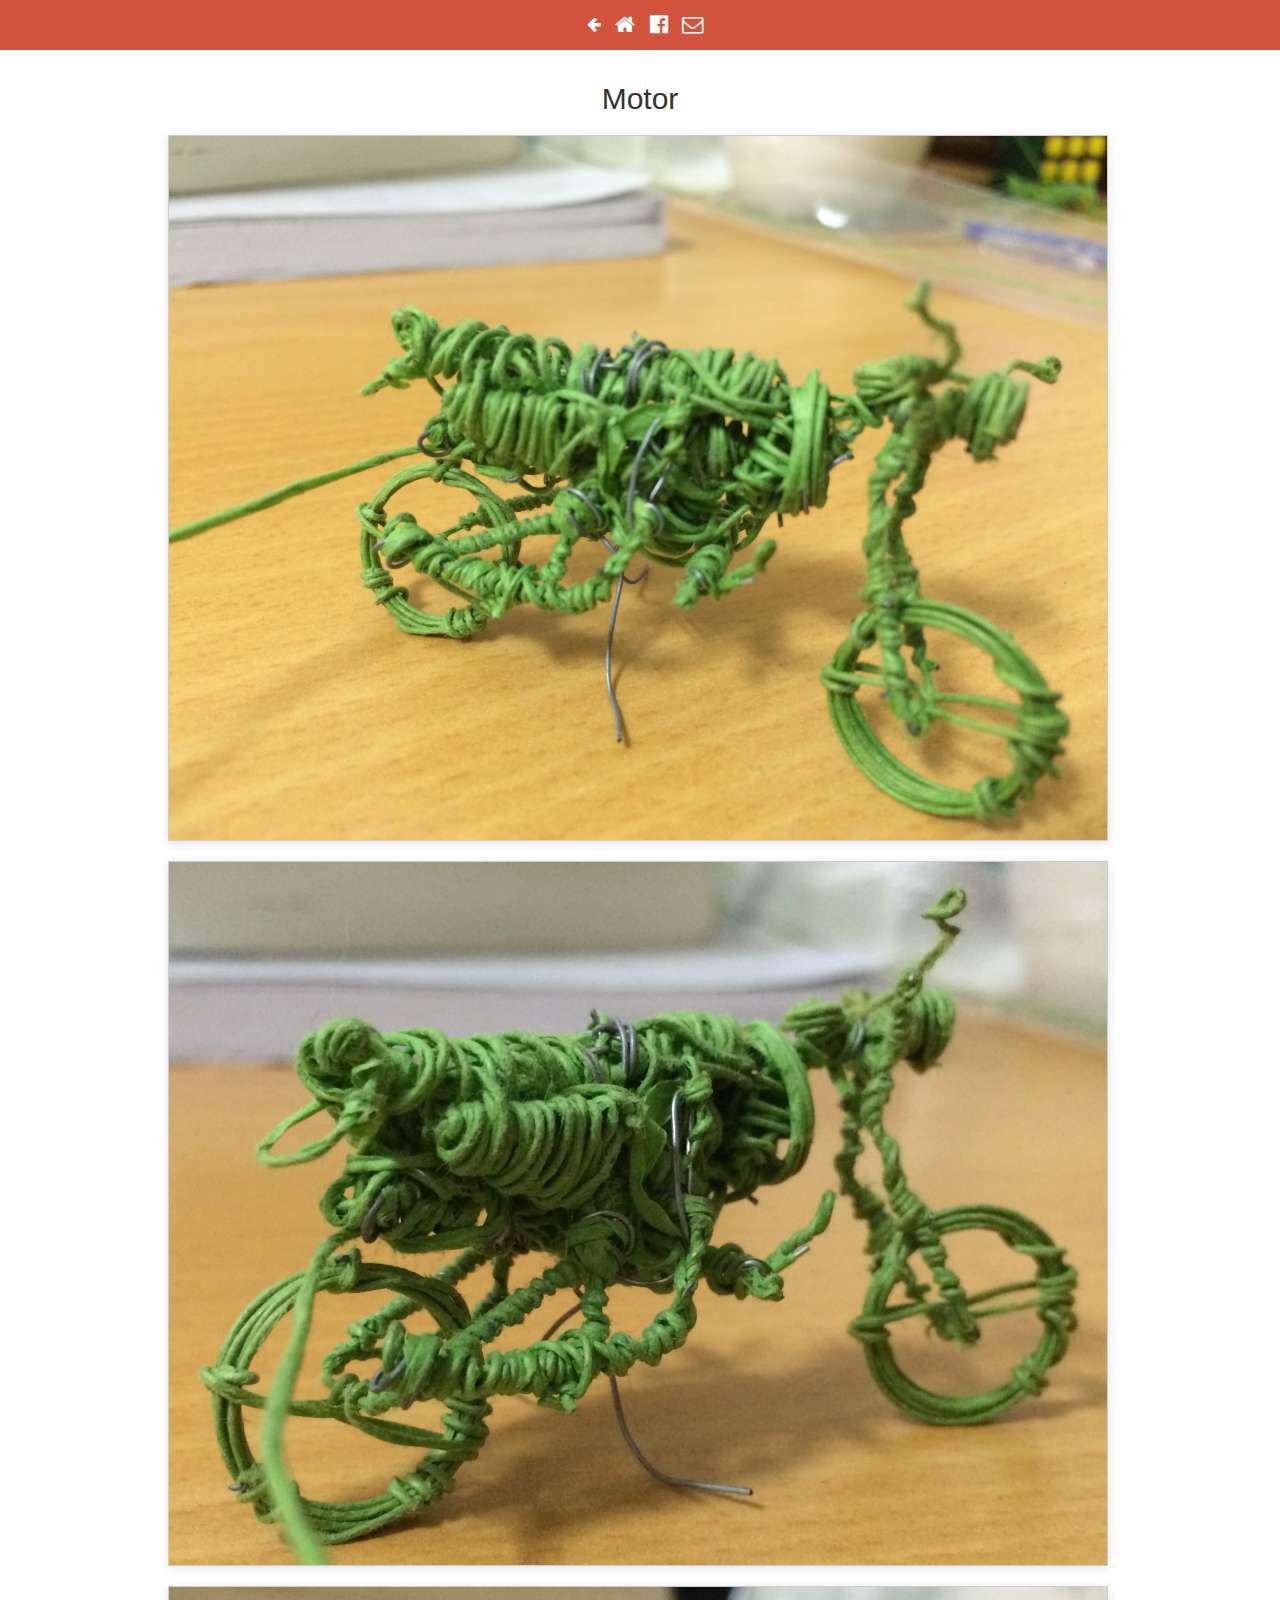
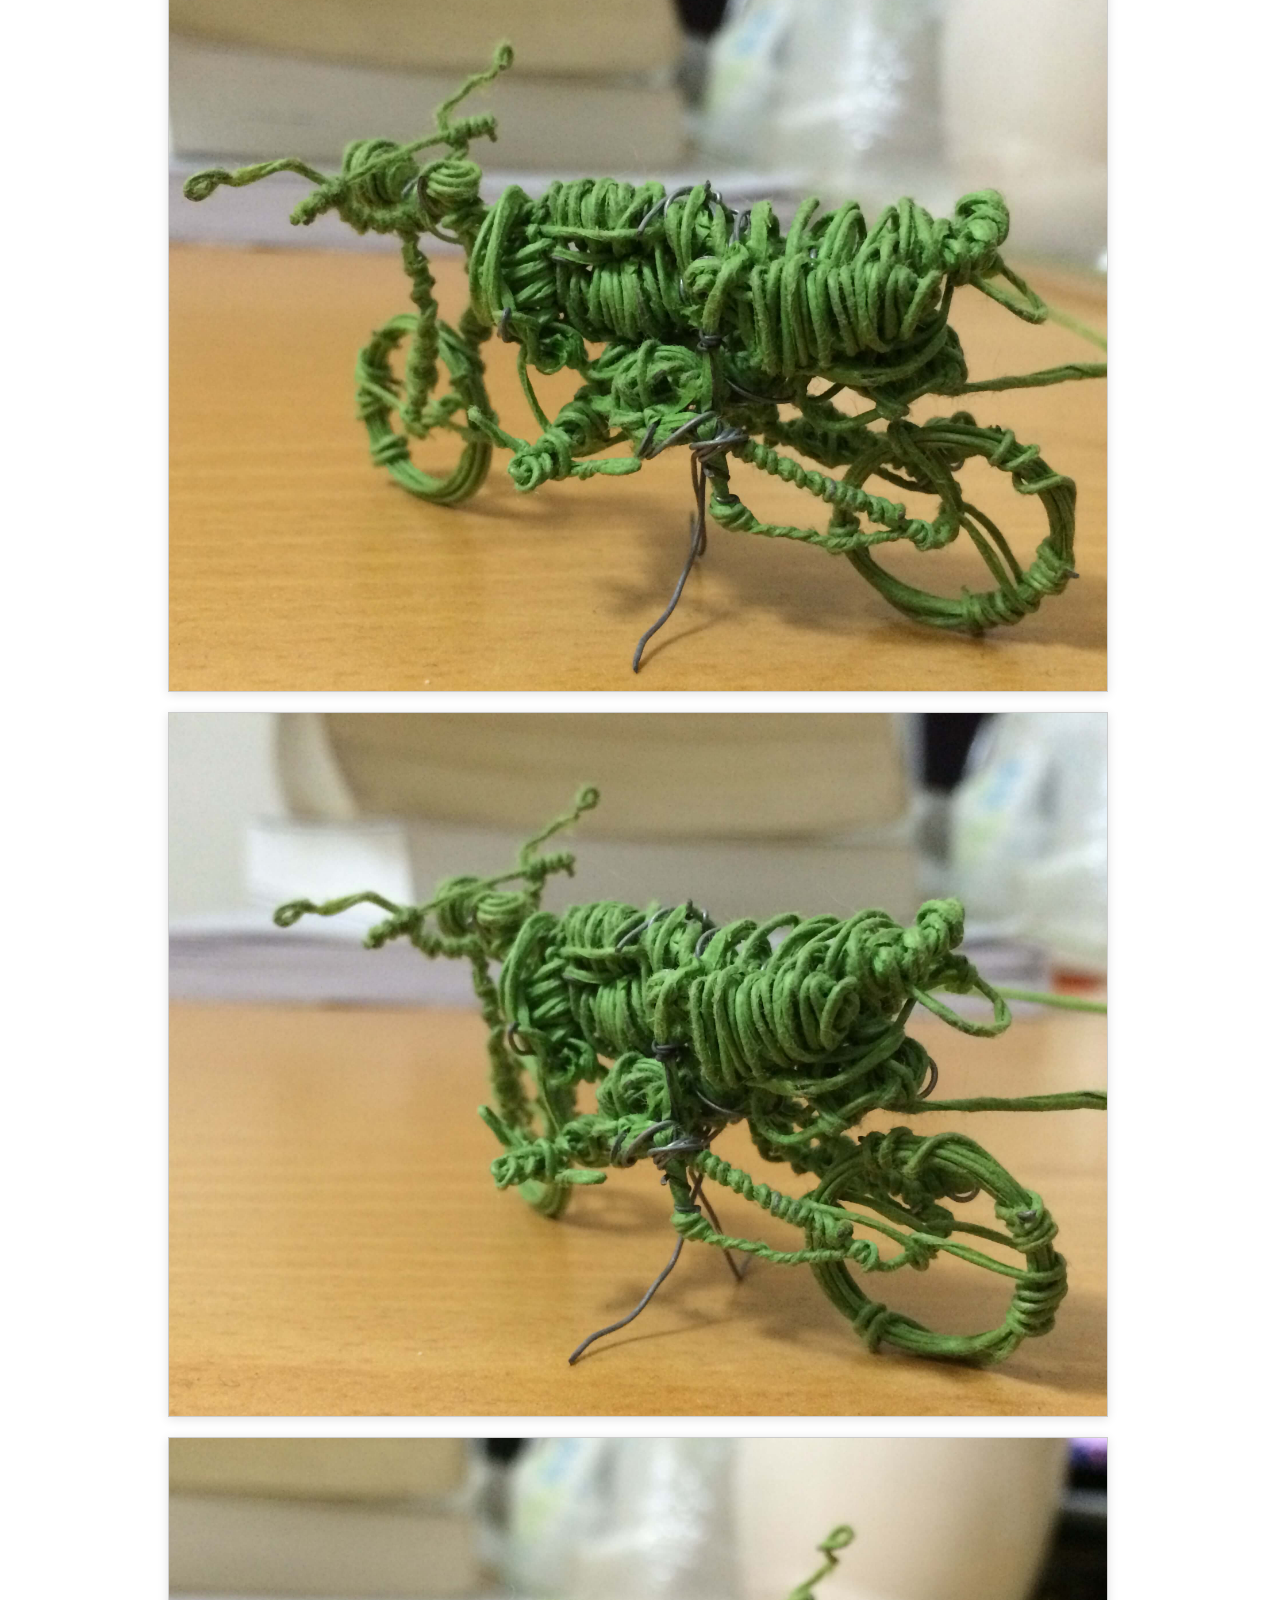
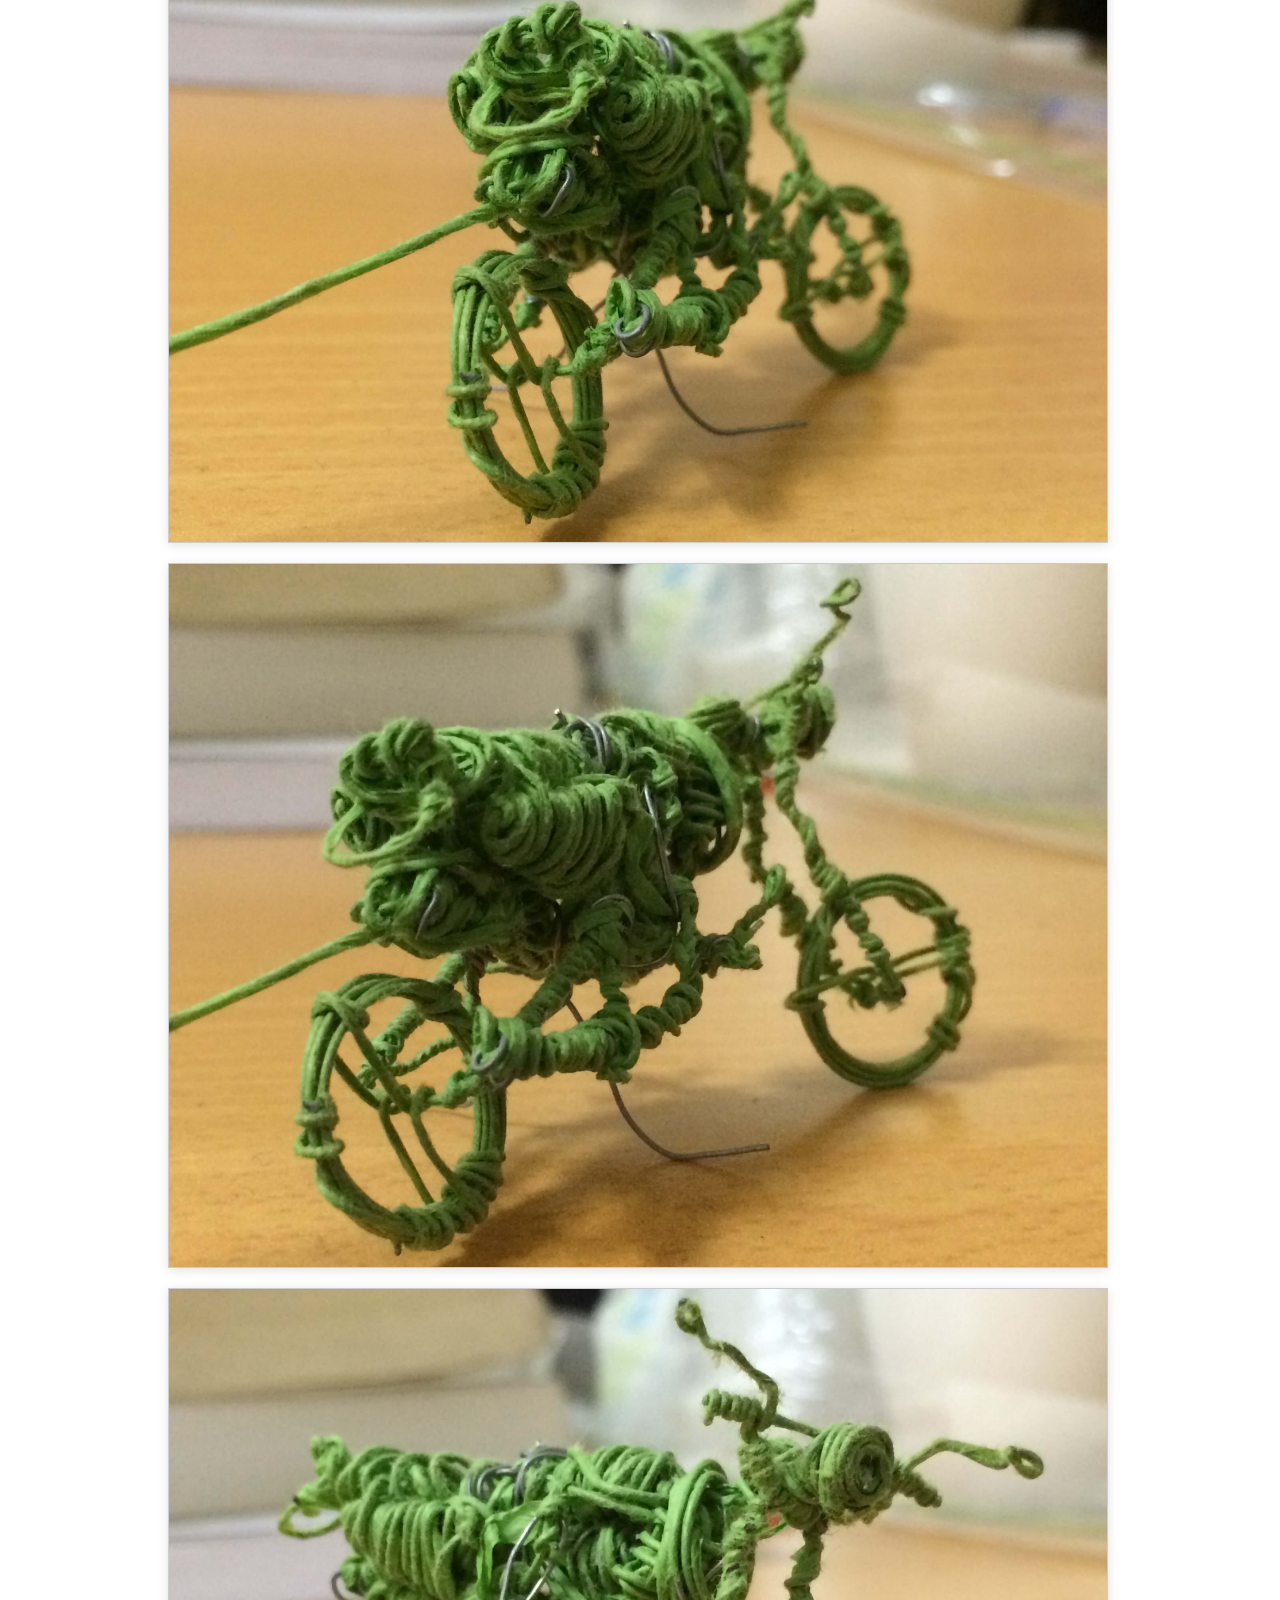
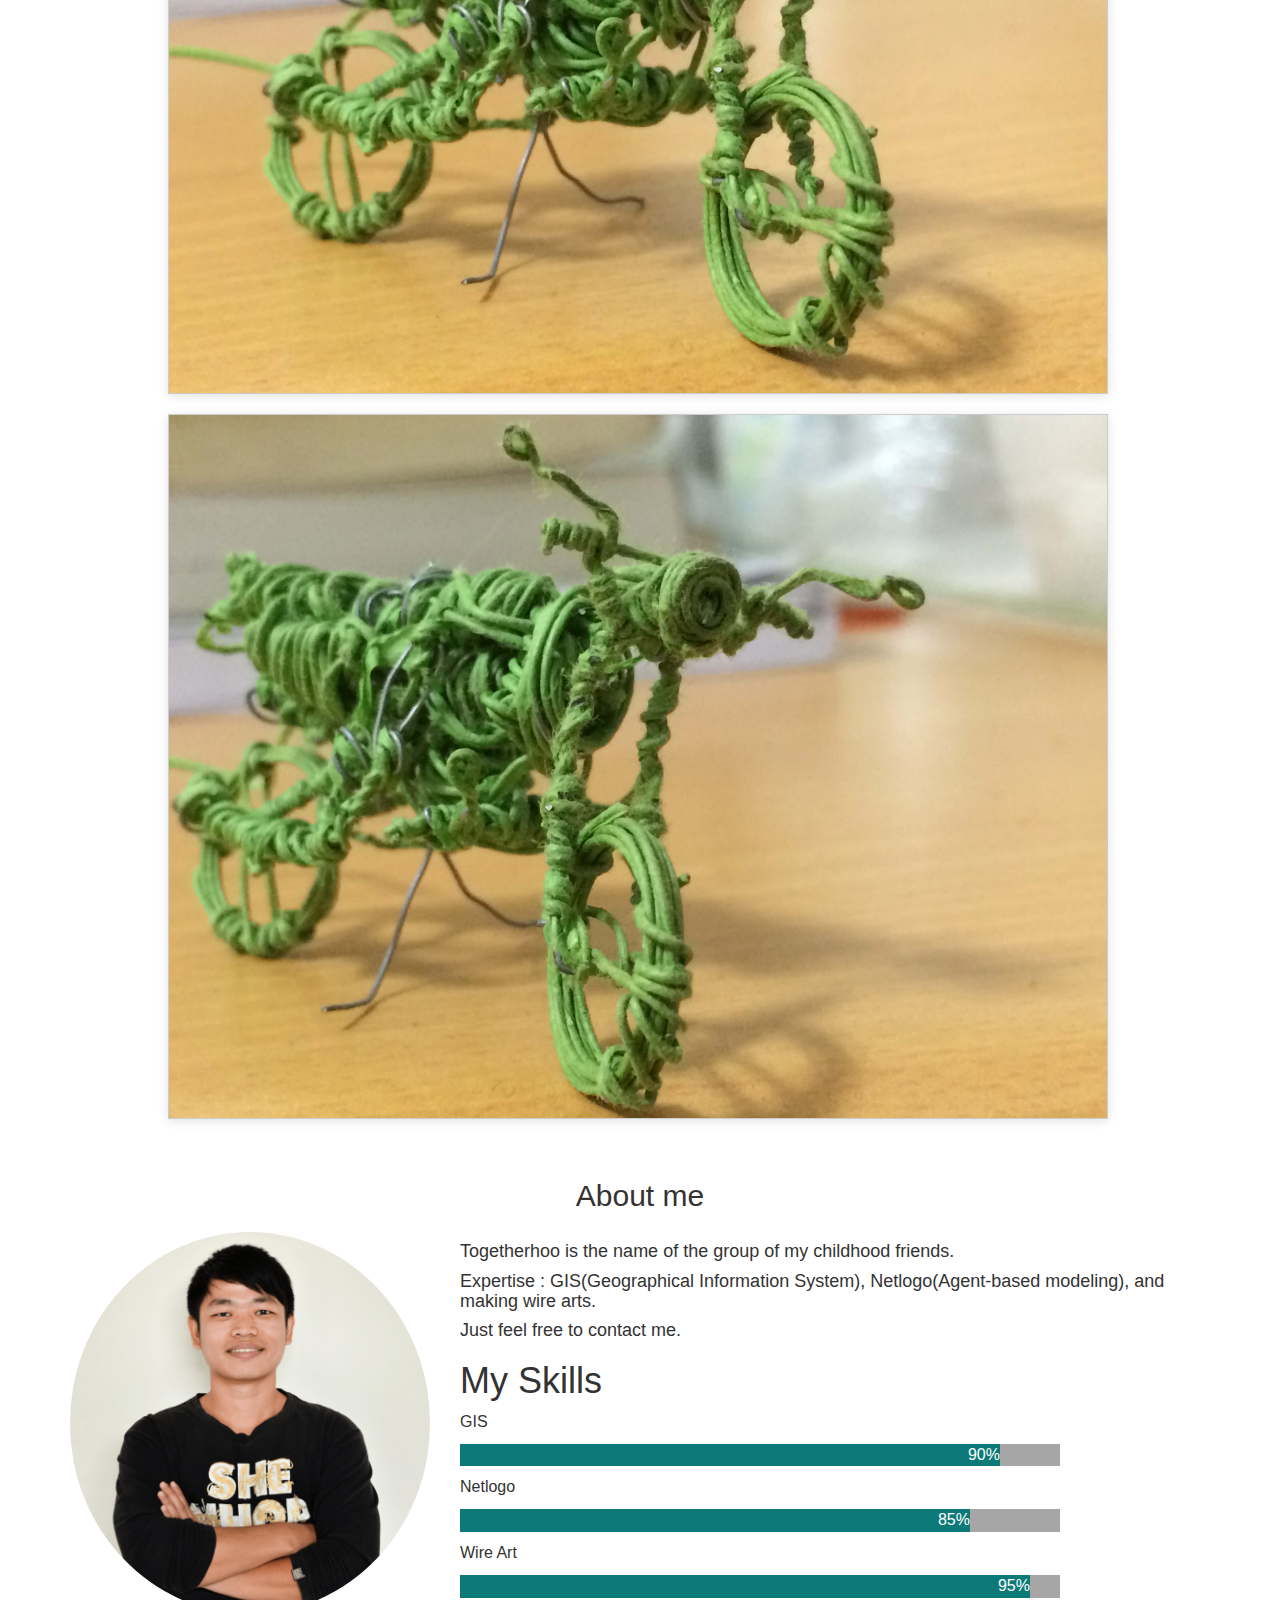
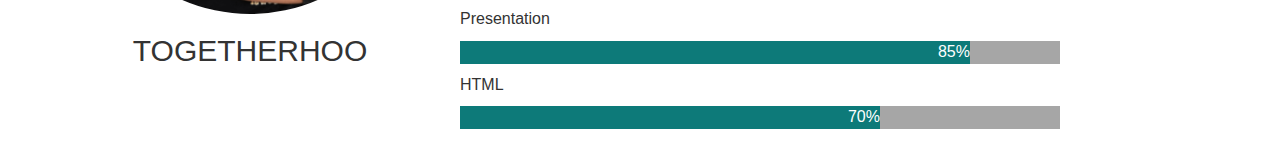
<file: wireart_motor.html>
<!DOCTYPE html>

<html>

<head>

<link href="css/wireart.css" rel="stylesheet">
<script src="https://ajax.googleapis.com/ajax/libs/jquery/3.2.0/jquery.min.js"></script>
<link href="css/bootstrap.min.css" rel="stylesheet">
<link rel="stylesheet" href="https://cdnjs.cloudflare.com/ajax/libs/font-awesome/4.7.0/css/font-awesome.min.css">

<meta name="viewport" content="width=device-width,initial-scale=1.0">
<meta charset ="UTF-8">
<title>Wire Art</title>

</head>



<body>



<div >
<!--Navigation-->
 
 <div class="nav_item">
  <span class="nav_span">
   <a href = "wireart.html">
     <i class="fa fa-arrow-left" aria-hidden="true"></i>
   </a>   
   <a href = "#">
     <i class="fa fa-lg fa  fa-home" aria-hidden="true"></i>
   </a>
	<a id="fb" href="https://www.facebook.com/nbablissfully">
	    <i class="fa fa-lg fa-facebook-official" aria-hidden="true"></i>
	</a>	
	<a href="mailto:nbablissfully@hotmail.com">
	  <i class="fa fa-lg fa fa-envelope-o" aria-hidden="true"></i>
	</a>
  </span>
 </div>
  
<!--End of Navigation-->


</div>
<!--End of first part-->

<div class="container">

<section id="data-category" style="margin-top:5%">
  <div class="col-md-12">
    <h2 style="text-align:center;">Motor</h2>
  </div>
  <div class="row">
    <div class="col-md-offset-1 col-md-10">
	  <div class="data-cates lg-photo">
		  <img class="img-responsive" src="wire_img/IMG_0761.JPG">
	  </div>
	 </div>
	 
	 <div class="col-md-offset-1 col-md-10">
	  <div class="data-cates lg-photo">
		  <img class="img-responsive" src="wire_img/IMG_0762.JPG">
	  </div>
	 </div>
	 
	 <div class="col-md-offset-1 col-md-10">
	  <div class="data-cates lg-photo">
		  <img class="img-responsive" src="wire_img/IMG_0763.JPG">
	  </div>
	 </div>
	 
	 <div class="col-md-offset-1 col-md-10">
	  <div class="data-cates lg-photo">
		  <img class="img-responsive" src="wire_img/IMG_0764.JPG">
	  </div>
	 </div>
	
	<div class="col-md-offset-1 col-md-10">
	  <div class="data-cates lg-photo">
		  <img class="img-responsive" src="wire_img/IMG_0765.JPG">
	  </div>
	 </div>
	 
	 <div class="col-md-offset-1 col-md-10">
	  <div class="data-cates lg-photo">
		  <img class="img-responsive" src="wire_img/IMG_0766.JPG">
	  </div>
	 </div>
	 
	 <div class="col-md-offset-1 col-md-10">
	  <div class="data-cates lg-photo">
		  <img class="img-responsive" src="wire_img/IMG_0767.JPG">
	  </div>
	 </div>
	 
	 <div class="col-md-offset-1 col-md-10">
	  <div class="data-cates lg-photo">
		  <img class="img-responsive" src="wire_img/IMG_0768.JPG">
	  </div>
	 </div>
	

</section>
<!--End of Dataset Category-->


<section id="about_me">

  <div class="col-12"><h2 style="text-align:center;">About me</h2></div>
  <div class="row">
   <div class="col-md-4">
    <img src="img/mypic.png" class="img-circle img-responsive">
    <h2 style="text-align:center">TOGETHERHOO</h2>
   </div>
   <div class="col-md-8">
    <h4>Togetherhoo is the name of the group of my childhood friends.</h4>
    <h4>Expertise : GIS(Geographical Information System), Netlogo(Agent-based modeling), and making wire arts.</h4>
    <h4>Just feel free to contact me.</h4>
		<!--skill bar-->
 <div class="skillset">
   <h1>My Skills</h1>
   
   <p>GIS</p>
   <div class="skill_bar">
     <div class="skills gis">
       <p>90%</p>
     </div>
   </div>

  <p>Netlogo</p>
  <div class="skill_bar">
     <div class="skills netlogo">
      <p>85%</p>
     </div>
  </div>

  <p>Wire Art</p>
  <div class="skill_bar">
    <div class="skills wire">
      <p>95%</p>
    </div>
  </div>

  <p>Presentation</p>
  <div class="skill_bar">
    <div class="skills Presentation">
      <p>85%</p>
    </div>
  </div>

  <p>HTML</p>
  <div class="skill_bar">
    <div class="skills html">
      <p>70%</p>
    </div>
  </div>

 </div>
	
	<!--skill bar-->
   </div>
   
  </div>

</div>
<!--End of container-->

</body>

</html>
</file>
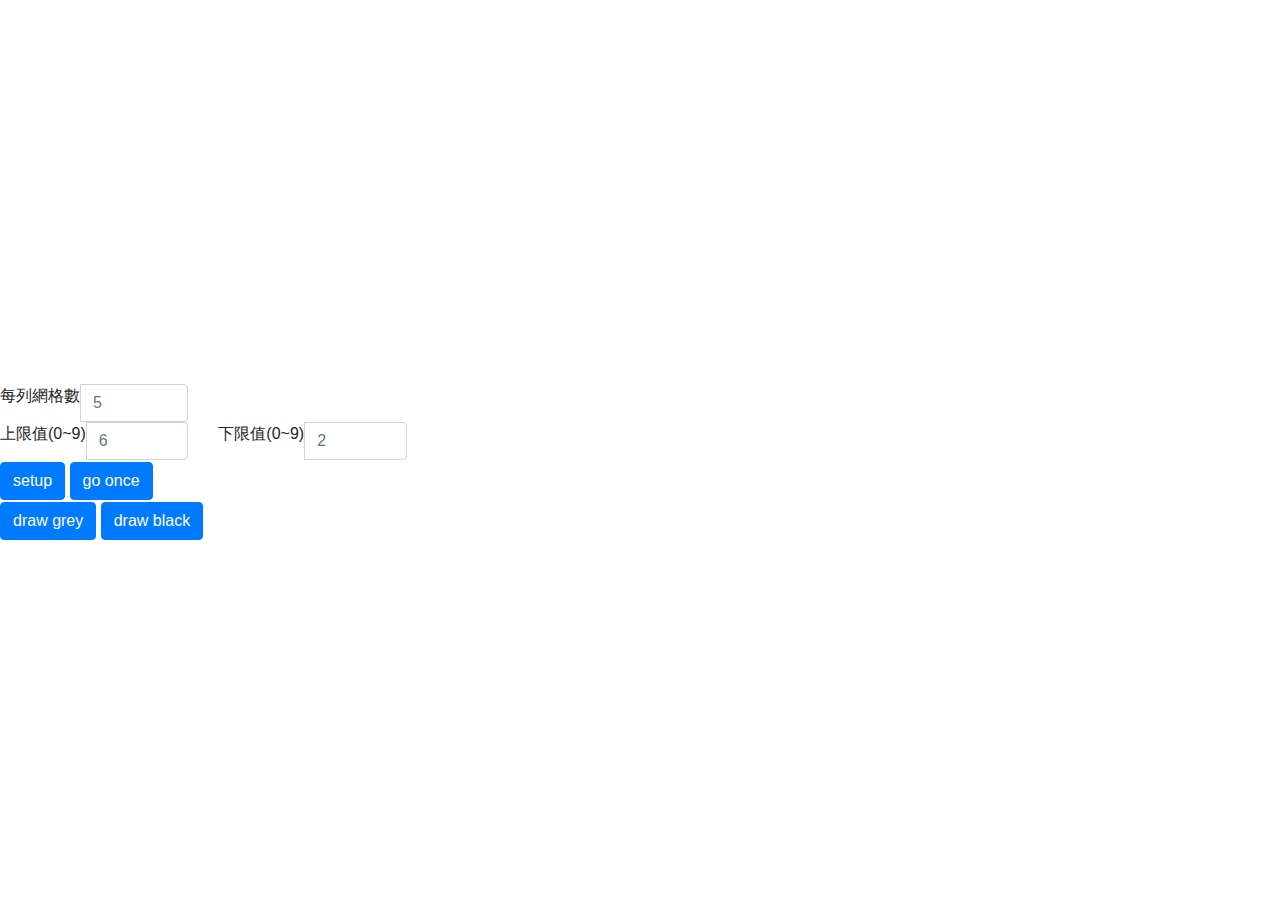
<file: jsweb/ca.html>
<!DOCTYPE html>

<head>
<meta charset="UTF-8">
<meta name="viewport" content="width=device-width,initial-scale=1.0">
<title>CA test</title>
<script src="https://ajax.googleapis.com/ajax/libs/jquery/3.2.0/jquery.min.js"></script>
<link href="https://cdnjs.cloudflare.com/ajax/libs/twitter-bootstrap/4.0.0-alpha.6/css/bootstrap.min.css" rel="stylesheet">
</head>

<body>

<style>
* {
	box-sizing:border-box;
}
.container_row{
  width:30vw;
  height:30vw;
  margin:0;
}
.cells{
height:20%;
width:20%;
background-color:black;
border:1px;
border-color:white;
border-style:solid;
color:white;
text-align:center;
margin:0;
}

.btn{
margin-top:2px;
}

</style>


<div class="row container_row" >
</div>

<div class="row">
 <div class="col-md-2">
  <div class="input-group">
   <span>每列網格數</span><input type="text" class="form-control" id="cell_number" placeholder=5>
  </div>
 </div>

</div>

<div class="row">
 <div class="col-md-2">
  <div class="input-group">
   <span>上限值(0~9)</span><input type="text" class="form-control" id="top_value" placeholder=6>
  </div>
 </div>
 <div class="col-md-2">
  <div class="input-group">
   <span>下限值(0~9)</span>
   <input type="text" class="form-control" id="bottom_value" placeholder=2>
  </div>
 </div>
</div>

<button class="btn btn-primary" onclick="setup()">setup</button>
<button class="btn btn-primary" onclick="go_once()">go once</button>

<div>
 <button class="btn btn-primary" onclick="draw_grey()" id="draw_grey_button">draw grey</button>
 <button class="btn btn-primary" onclick="draw_black()" id="draw_black_button">draw black</button>
</div>

<script type="text/javascript" >

function setup(){
//自動產生網格
//抓輸入框的值
 cn = document.getElementById("cell_number").value;
 
 //如果輸入框沒有輸入任何東西就用預設文字placeholder
 if (cn == ""){
  cn = document.getElementById("cell_number").placeholder;
 };

 $(".cells").remove();
 for (i=1;i<=(cn * cn);i++){
   var v = Math.round(Math.random());
   var str = "<div class=\"cells\" " + "id=\"d" + i + "\">" + v + "</div>";
   $(".container_row").append(str);
 };
 //設定每個格子的大小
 $(".cells").css("width",(100/cn)+"%");
 $(".cells").css("height",(100/cn)+"%");
 
 //滑鼠按下時呼叫並傳送this參數給set_color
 $(".cells").attr("onclick","set_color(this)");
 
 //計算class=cells的總數，即總共有幾個網格
 cells_num = $(".cells").length;
 console.log(cells_num);
};

function count_neighbor(n_id,r){
  n = 0;
  //r跟n_id先parse成整數，不然後面要組id的時候容易出錯
  r = parseInt(r);
  n_id = parseInt(n_id);
   //r個div為一排時的九宮格計算
   count1 = "d" + (n_id - (r+1));
   count2 = "d" + (n_id - r);
   count3 = "d" + (n_id - (r-1));
   count4 = "d" + (n_id - 1);
   count5 = "d" + (n_id + (r+1));
   count6 = "d" + (n_id + r);
   count7 = "d" + (n_id + (r-1));
   count8 = "d" + (n_id + 1);
   count_list = [count1,count2,count3,count4,count5,count6,count7,count8];
   console.log(n_id,count_list);
   for (i=0;i<=count_list.length;i++){
    k = document.getElementById(count_list[i]);
	if ( k != null){
	 //如果div存在就進行加總
	 //要先把值全部parse成數字格式再加總
     n = parseInt(n) + parseInt(k.innerHTML) ;
    };
   };
   //回傳加總的值
  return n;
};


function go_once(){
   
 //抓輸入框的值
 tt = document.getElementById("top_value").value;
 pp = document.getElementById("bottom_value").value;
 
 //如果輸入框沒有輸入任何東西就用預設文字placeholder
 if (tt == ""){
  tt = document.getElementById("top_value").placeholder;
 };
 if (pp==""){
  pp = document.getElementById("bottom_value").placeholder;
 };
 
 for (j=1;j<=cells_num;j++){
  var c = "#d" + j;
  count_result = count_neighbor(j,cn);
  if (count_result >= tt || count_result <= pp){
   $(c).css("background-color","grey");
  }
  else
  {
   $(c).css("background-color","black");
  }
 };
 set_value();
};

function set_value(){
//把灰色的div的值設為0，黑色的設為1
 for (p=1;p<=cells_num;p++){
  var c = "d" + p;
  c_div = document.getElementById(c);
  if (c_div.style.backgroundColor == "black"){
   c_div.innerHTML = 1;
  }
  else{
   c_div.innerHTML = 0;
  };
 };
};

draw_grey_on = "false";
draw_black_on = "false";
t_grey = 0;
t_black = 0;

function draw_grey(){
 t_grey = t_grey + 1;
 if (t_grey % 2 != 0 ){
 draw_grey_on = "true";
 $("#draw_grey_button").text("stop drawing");
 
 //如果draw_black是開啟的話要關掉
 if (draw_black_on == "true"){
 draw_black_on = "false";
 $("#draw_black_button").text("draw black");
 t_black = t_black + 1;
 };
 
 }
 else{
 draw_grey_on = "false";
 $("#draw_grey_button").text("draw grey");
 };
 console.log("draw_grey_on",draw_grey_on); 
};

function draw_black(){
 t_black = t_black + 1;
 if (t_black % 2 != 0 ){
 draw_black_on = "true";
 $("#draw_black_button").text("stop drawing");
 
 //如果draw_grey是開啟的話要關掉
 if (draw_grey_on == "true"){
 draw_grey_on = "false";
 $("#draw_grey_button").text("draw grey");
 t_grey = t_grey + 1;
 };
 
 }
 else{
 draw_black_on = "false";
 $("#draw_black_button").text("draw black");
 };
 console.log("draw_black_on",draw_black_on); 
};

function set_color(element){
 if (draw_grey_on == "true"){
  element.style.backgroundColor = "grey";
  element.innerHTML = 0;
 }
 else{  
 };
 
 if (draw_black_on == "true"){
  element.style.backgroundColor = "black";
  element.innerHTML = 1;
 }
 else{  
 };
};
  
</script>
</body>
</html>
</file>
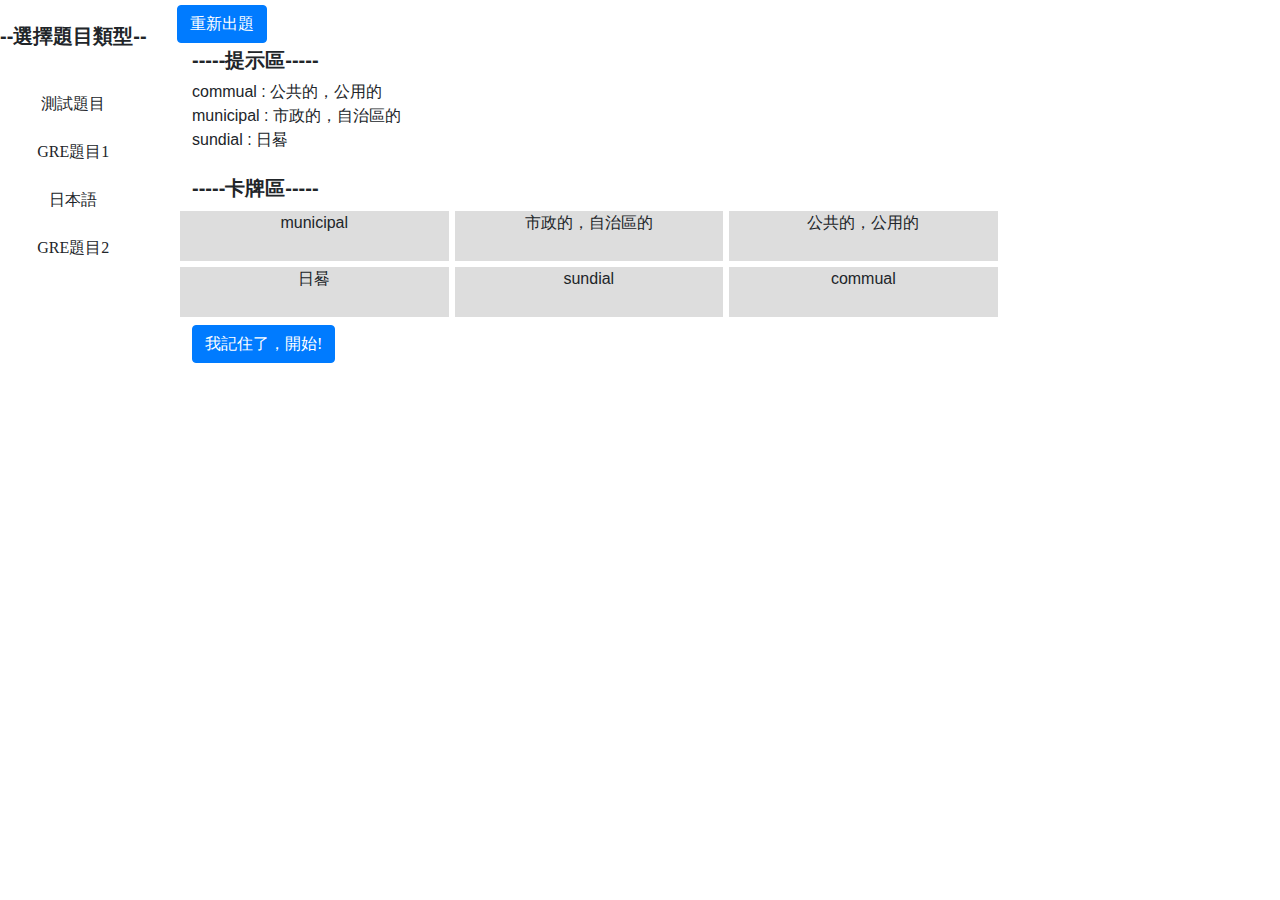
<file: jsweb/card.html>
<html>

<head>
<meta name="viewport" content="width=device-width,initial-scale=1.0">
<meta charset="UTF-8">
<title>記憶掀卡</title>
 
<script src="https://ajax.googleapis.com/ajax/libs/jquery/3.2.0/jquery.min.js"></script>
<link href="https://cdnjs.cloudflare.com/ajax/libs/twitter-bootstrap/4.0.0-alpha.6/css/bootstrap.min.css" rel="stylesheet">

<style>

* {
	box-sizing:border-box;
}

.cards{
  width:29%;
  height:50px;
  /*line-height:50px;*/
  text-align:center;
  background-color:#ddd;
  margin:3px;
  text-align:center;
  -moz-transition-duration: 0.5s; /* Firefox 4 */
  -webkit-transition-duration: 0.5s; /* Safari 和 Chrome */
  -o-transition-duration: 0.5s; /* Opera */
  cursor:pointer;
}
.cards:hover{
 background-color:RGB(186,225,225);
 /*color:RGB(186,225,225);*/
 box-shadow:0 8px 10px 0 rgba(0,0,0,0.12);
 z-index:1px;
}

.left_side{
 max-width:30%;
 height:100%;
 float:left;
}

.left_side > .btn{
 width: 100%;
}

.left_side > .btn:hover{
 background-color:RGB(186,225,225);
}

.main_part{
 margin:0 auto;
 max-width:70%;
}

.btn{
margin-bottom:5px;
margin-top:5px;
margin-right:5px;
font-family:Microsoft JhengHei;
}

</style>

</head>


<body>

  <div class="left_side">
  </br>
  <h5><b>--選擇題目類型--</b></h5>
  </br>
  <button class="btn btn-default" onclick="question_type(this)" id="q1">測試題目</button> </br>
  <button class="btn btn-default" onclick="question_type(this)" id="q2">GRE題目1</button> </br>
  <button class="btn btn-default" onclick="question_type(this)" id="q3">日本語</button> </br>
  <button class="btn btn-default" onclick="question_type(this)" id="q4">GRE題目2</button> </br>
  </div>
  
  <div class="main_part">

   <!---將提示區裡相對應的字以及他們在卡牌區的位置記住，記好後按下"我記住了，開始!"開始遊戲，遊戲規則為點選卡牌區的卡，並找出其相對應的卡牌配對。-</br>
-->
   <div class="row">
     <button class="btn btn-primary" onclick="new_question()">重新出題</button>
     <button class="btn btn-primary" onclick="show_hint()" id="show_hint_btn">顯示提示</button>
   </div>
    <div class="show_question">
      <h5><b>-----提示區-----</b></h5>
    </div>
    <div class="demo_area">
	</div>
      </br><h5><b>-----卡牌區-----</b></h5>
    <div class="row" id="cards_area">
    </div>
   <button class="btn btn-primary" onclick="setup()" id="start_btn">我記住了，開始!</button>
  </div>

<script>

var q_type;

//一載入畫面就先出題
window.onload = function() {
 new_question(); 
};

//重新出題
function new_question(){
 demo();
 demo_cards();
 hint_click = 0;
 $("#show_hint_btn").text("顯示提示");
};

function question_type(q){
 var qq = q.id;
 console.log("qq: ",qq);
 switch (qq) {
 case "q1":
　q_type = 1;
　break;
 case "q2":
　q_type = 2;
　break;
 case "q3":
　q_type = 3;
　break;
 case "q4":
　q_type = 4;
　break;
 default:
　q_type = 1;
 };
 new_question();
};

////////////////////////// show_hint //////////////////////////////
function show_hint(){
 
 hint_click ++;
 if (hint_click % 2 == 0)
 {
   //按下關閉提示會關閉demo的div，然後按鈕的文字會變顯示提示
   $(".demo_area").css("display","none");
   $("#show_hint_btn").text("顯示提示");
 }
 else
 {
   //按下顯示提示會顯示demo的div，然後按鈕的文字會變關閉提示
   $(".demo_area").css("display","block");
   $("#show_hint_btn").text("關閉提示");
 };
};
////////////////////////// END of show_hint //////////////////////////////

////////////////////////// demo //////////////////////////////
function demo(){
 //先把卡片跟原本的demo都清空，還有恭喜的文字(h1)也清空。
 //隱藏顯示提示按鈕
 //顯示開始按鈕
 //然後再把配對都列出來
 $(".cards").remove();
 $(".demo").remove();
 $("h1").remove();
 $("#show_hint_btn").css("display","none");
 $("#start_btn").css("display","block");
 $(".demo_area").css("display","block");
 build_list();
 
 list_3 = [list_1,list_2];
 
 list_len = list_3[0].length;
 for (var j=0;j<list_len;j++){
  var str = "<div class=" + "\"" + "demo" + "\"" + ">" + list_1[j] + " : " + list_2[j] + "</div>"
  $(".demo_area").append(str);
 };
};
////////////////////////// END of demo //////////////////////////////

////////////////////////// demo cards //////////////////////////////
function demo_cards(){
 $(".cards").remove();
 picked = [[],[],[]];
 click_time = 0;
 //list_3 = [list_1,list_2];
 checked = 0;
 
for (var i=1;i<=(list_len * 2);i++){ 
 
 var len_1 = list_3.length - 1;
 var rnd_1 = Math.round(Math.random() * len_1);
 var len_2 = list_3[rnd_1].length - 1;
 
 if (list_3[rnd_1].length == 0){
  if (rnd_1 == 0){
    len_2 = list_3[1].length - 1;
	 rnd_1 = 1;
  }
  else
  {
    len_2 = list_3[0].length - 1;
	 rnd_1 = 0;
  };
 };
 var rnd_2 = Math.round(Math.random()*len_2);
 
 var id_name = "c" + i;
 var card_value = list_3[rnd_1][rnd_2];
 var str = "<div class=" + "\"" + "cards" + "\"" + 
           " id=" + "\"" + id_name + "\"" + 
		     " value=" + "\"" + card_value + "\"" +		   
			  "></div>";
 $("#cards_area").append(str);
 $("#" + id_name).text(card_value);
 list_3[rnd_1].splice(rnd_2,1);
};
$(".cards").css("color","#black");
build_list();
};

//////////////////////////END of demo cards //////////////////////////////



////////////////////////// setup //////////////////////////////
function setup(){
 //$(".demo").remove();
 $(".demo_area").css("display","none");
 $("#start_btn").css("display","none"); 
 $("#show_hint_btn").css("display","block");
 
 for (var i=1;i<=(list_len * 2);i++){
  var id_name = "c" + i; 
  $("#" + id_name).css("transform","rotateY(180deg)");
  $(".cards").css("color","#ddd");
  
  $("#" + id_name).text("");
  
 };
 $(".cards").click(function(){
  cards_click(this);
 });
};

//////////////////////////END of setup //////////////////////////////

////////////////////////// cards click //////////////////////////////
function cards_click(d){

 click_time++;

 $(".cards").css("transition-duration","500");
 d.style.color = "black";
 d.style.transform="rotateY(0deg)";
 d.style.webkitTransform="rotateY(0deg)";
 d.style.OTransform="rotateY(0deg)";
 d.style.MozTransform="rotateY(0deg)";
 
 var card_value = document.getElementById(d.id).getAttribute("value");
 document.getElementById(d.id).innerHTML = card_value;
 var value_index = list_1.indexOf(card_value);
 
 //找不到元素會回傳-1
 //找不到元素表示掀起來的兩張卡都是在同一個陣列裡
 if (value_index == -1){
  value_index = list_2.indexOf(card_value);
  picked[1].push(value_index);
 }
 else{
  picked[0].push(value_index);  
 };
 picked[2].push(d.id);

 if(click_time % 2 == 1){
  card_p_list = [];
 };
 
 if (click_time % 2 == 0){
  if (picked[0][0] == picked[1][0]){
   for (var i=0;i<2;i++){
    var card_p = document.getElementById(picked[2][i]);
	 card_p.style.backgroundColor = "RGB(59,134,134)";
	 card_p.style.color = "white";
	 //card_p.innerHTML = "";
   };
   checked++;
  }
  else{
   for (var i=0;i<2;i++){
    var card_p = document.getElementById(picked[2][i]);
	  card_p_list.push(card_p);
   };
  setTimeout( function (){
   card_p_list[0].innerHTML = "";
   //card_p_list[0].style.color = "#ddd";
   card_p_list[0].style.transform="rotateY(180deg)";
   card_p_list[0].webkitTransform="rotateY(180deg)";
   card_p_list[1].innerHTML = "";
   //card_p_list[1].style.color = "#ddd";
   card_p_list[1].style.transform="rotateY(180deg)";
   card_p_list[1].webkitTransform="rotateY(180deg)";
  },500);
  };
  
 click_time = 0;
 picked = [[],[],[]]; 
 }; 
 //console.log("checked :",checked, "  ,len : ", list_len)
 if (checked == list_len){
  $(".cards").css("background-color","#E98B2A");
  setTimeout( function(){
    $(".cards").remove();
	$(".demo").remove();
	$("#cards_area").append("<h1>GREAT ! you are so smart !<h1>");
   },1000);
  setTimeout( function(){
    new_question();
   },3000);
 };
};

////////////////////////// END of cards click //////////////////////////////

function build_list(){
 list_a = ['commual','municipal','sundial'];
 list_b = ['公共的，公用的','市政的，自治區的','日晷'];
 list_c = ['conducive','conjecture','grandiloquent','synopsis','wane','affinity','astute','callous','commencement'];
 list_d = ['facilitative','speculation','rhetorical','epitome','dwindle','penchant','savvy','unsparing','genesis'];
 list_e = ['私','温かい','伝統'];
 list_f = ['わたし','あたたかい','でんとう'];
 list_g = ['daunt','recondite','morbid','acquisitive','colossal','replenish','precipitation','inexorable','meager','foreground','erode','tepid'];
 list_h = ['dismay','abstruse', 'pathological','avaricious','prodigious','refill','deposit','adamant','scarce','accentuate','corrode','lukewarm'];
 
 switch (q_type) {
 case 1:
　list_1 = list_a;
  list_2 = list_b;
　break;
 case 2:
　list_1 = list_c;
  list_2 = list_d;
　break;
 case 3:
　list_1 = list_e;
  list_2 = list_f;
　break;
 case 4:
　list_1 = list_g;
  list_2 = list_h;
　break;
 default:
　list_1 = list_a;
  list_2 = list_b;
 };
 card_p_list = [];
};

</script>

</body>

</html>
</file>
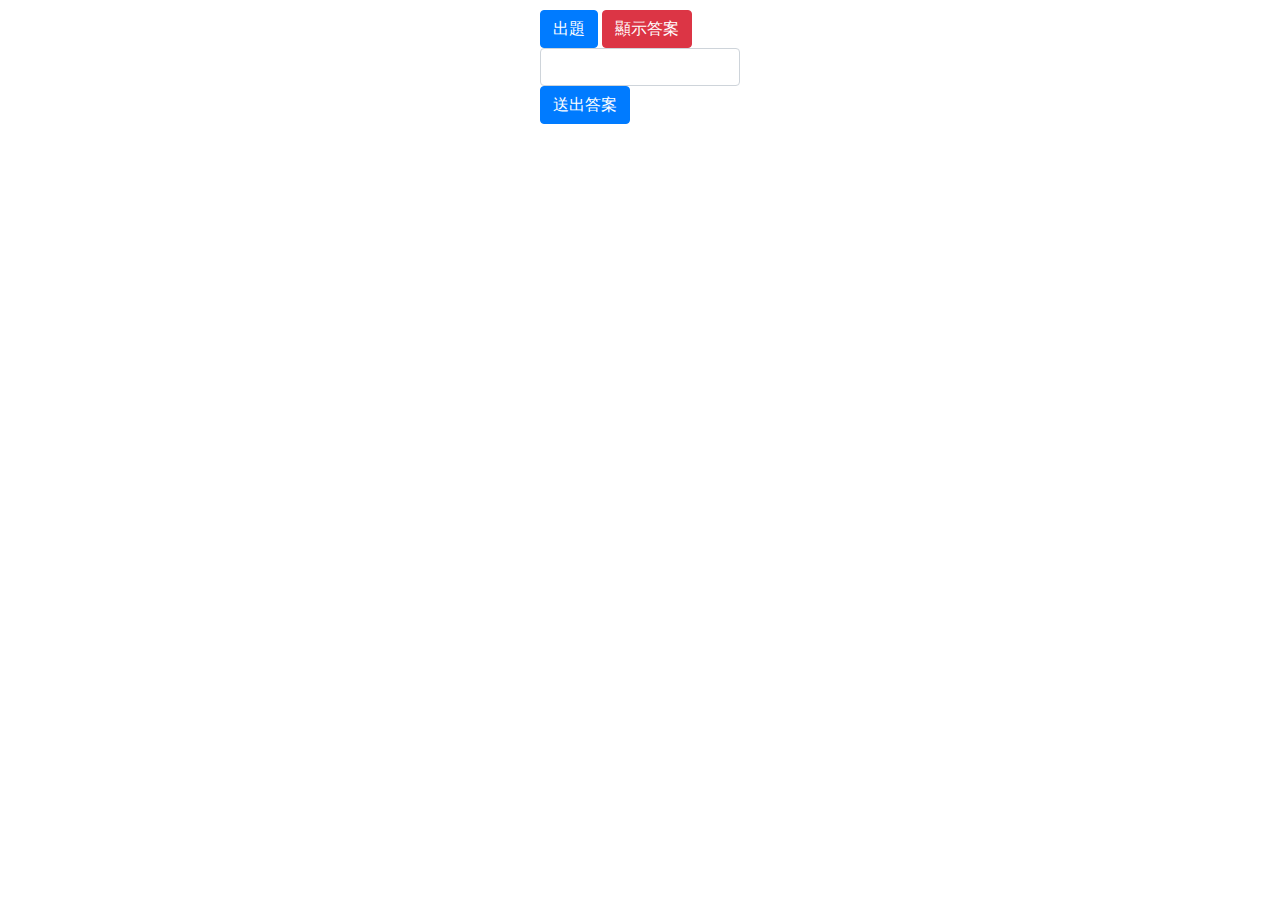
<file: jsweb/number_guessing.html>
<html>

<head>
<meta charset="UTF-8"></meta>
<script src="https://ajax.googleapis.com/ajax/libs/jquery/3.2.0/jquery.min.js"></script>
<link href="https://cdnjs.cloudflare.com/ajax/libs/twitter-bootstrap/4.0.0-alpha.6/css/bootstrap.min.css" rel="stylesheet">

<style>
.m_part{
  max-width:200px;
  margin:10 auto;
}

</style>

</head>

<body>

<div class="m_part">
<button class="btn btn-primary" onclick="get_question()">出題</button>
<button class="btn btn-danger" onclick="show_answer()"> 顯示答案</button>
<div>
<input type="text" id="guess_ans" class="form-control"></input>
<button class="btn btn-primary" onclick="guess()"> 送出答案</button>
</div>
<div id="answer"></div>
<div id="show_answer"></div>
</div>
</body>

<script>
q_list = [];
function get_question(){
  q_list = [];
  q_list_len = q_list.length;
  $("#answer").text("");
  $("#show_answer").text("");
  for (i=0;q_list_len<4;i++){
    var already_in = 'false';
    var r = Math.round(Math.random()*9);
    for (j=0;j<q_list_len;j++){
      if (r == q_list[j]){
          already_in = 'true';
          };
    };
    if (already_in == 'false'){
        q_list.push(r);
      };
    q_list_len = q_list.length;
  };      
  console.log(q_list)  
};


function guess(){
  var a = 0;
  var b = 0;
  var g = document.getElementById("guess_ans");
  var g1 = String(g.value).split("");
  
  for(i=0;i<4;i++){
    for(j=0;j<4;j++){
      if (q_list[i] == g1[j]){
          if (i == j){
              a++;
          }
          else
            {
              b++;
            };
          };
    };
  };
  
  if(a == 4){
    str = "</br>" + g.value +  " IS RIGHT ANSWER ! YOU'RE SO SMART !"
  }
  else{
    str = "</br>" + g.value + " : " + a + "A" + b + "B" ;    
  };
  $("#answer").append(str);
  g.value = "";
};

function show_answer(){
  $("#show_answer").text("");
  $("#show_answer").append("答案是 : " );
  $("#show_answer").append(q_list);
};

window.onload = function() {
  get_question();
};

</script>

</html>
</file>
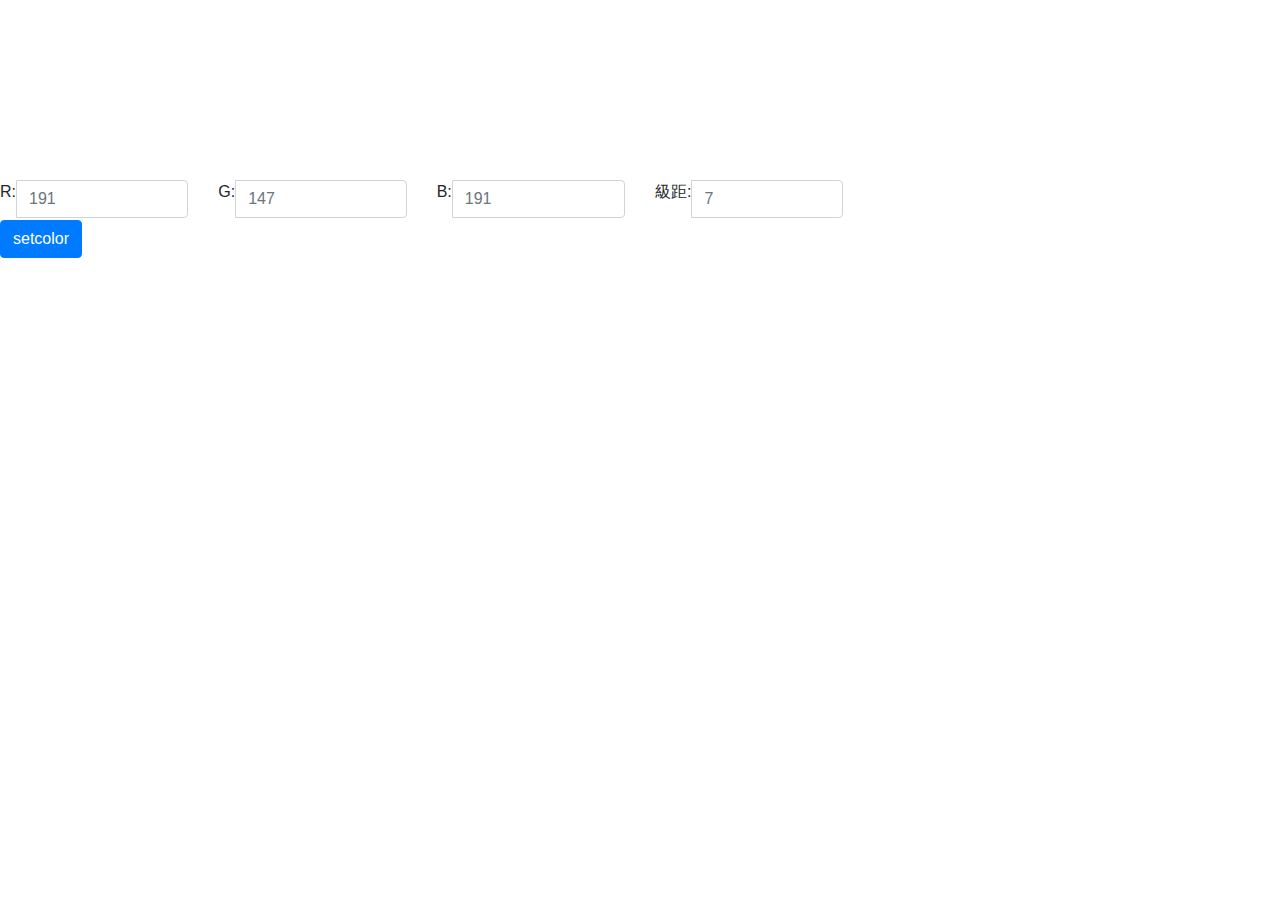
<file: jsweb/RGB_interval.html>
<!DOCTYPE html>

<head>
<meta charset="UTF-8">
<meta name="viewport" content="width=device-width, initial-scale=1">
<title>Count RGB Interval</title>
<script src="https://ajax.googleapis.com/ajax/libs/jquery/3.2.0/jquery.min.js"></script>
<link href="https://cdnjs.cloudflare.com/ajax/libs/twitter-bootstrap/4.0.0-alpha.6/css/bootstrap.min.css" rel="stylesheet">

</head>

<body>

<style>
* {
	box-sizing:border-box;
}
.container_row{
  width:40vw;
  height:20vh;
  margin:0;
}
.cells{
height:20%;
width:20%;
background-color:black;
border:1px;
border-color:white;
border-style:solid;
color:white;
text-align:center;
margin:0;
}

.btn{
margin-top:2px;
}

</style>


<div class="row container_row" >

</div>

<div class="row">
 <div class="col-md-2">
  <div class="input-group">
   <span>R:</span><input type="text" class="form-control" id="r_value" placeholder=191>
  </div>
 </div>
  <div class="col-md-2">
  <div class="input-group">
   <span>G:</span><input type="text" class="form-control" id="g_value" placeholder=147>
  </div>
  </div>
  <div class="col-md-2">
  <div class="input-group">
   <span>B:</span><input type="text" class="form-control" id="b_value" placeholder=191>
  </div>
 </div>
 <div class="col-md-2">
  <div class="input-group">
   <span>級距:</span><input type="text" class="form-control" id="interval_number" placeholder=7>
  </div>
 </div>

</div>

<!--
<div class="col-md-2">
  <div class="input-group">
   <span>自訂顏色:</span><input type="color" id="color_select">
  </div>
 </div>
-->

<button class="btn btn-primary" onclick="setup()">setcolor</button>

<script type="text/javascript" >

//console.log(document.getElementById("color_select").value)

 //取得輸入框的數值
 function get_input_element_value(ele){
  var v = document.getElementById(ele).value;
  if (v == ""){
   //如果輸入框沒有輸入任何東西就用預設文字placeholder
   v = document.getElementById(ele).placeholder;
  };
  return v
 };
/////////////////////////////////////////////////////////

//用來計算RGB的比率
p = 0.8;

//setup function
function setup(){ 
 //取得中間色RGB以及級距數量
 r = get_input_element_value("r_value");
 g = get_input_element_value("g_value");
 b = get_input_element_value("b_value");
 cn = get_input_element_value("interval_number");
 
 //中間色的位置
 a = cn / 2;
 if (a % 2 != 0){
 a = parseInt(a) + 1;
 };

 $(".cells").remove();
 //設定div的迴圈
 for (i=1;i<=cn;i++){
   //加入div
   var str = "<div class=\"cells\" " + "id=\"d" + i + "\">" + "</div>";
   $(".container_row").append(str);
   
   //計算各階RGB
   set_rgb()
   a--;
   var cell_id = "#d" + i;
   var rgb_str = "rgb(" + r2 + "," + g2 + "," + b2 + ")"   
   $(cell_id).css("background-color",rgb_str);
 };
 //設定每個格子的大小
 $(".cells").css("width",(100/cn)+"%");
 $(".cells").css("height","100%"); 
};
/////////////////////////////////////////////////////////

//計算RGB的function
function set_rgb(){
 var k = 1 - a;
 r2 = (Math.floor( r * Math.pow(p,k)));
 g2 = (Math.floor( g * Math.pow(p,k)));
 b2 = (Math.floor( b * Math.pow(p,k)));
 r2 = color_limit(r2);
 g2 = color_limit(g2);
 b2 = color_limit(b2);
 return r2;
 return g2;
 return b2;
};
/////////////////////////////////////////////////////////

//不讓RGB數值超過0~255的function
function color_limit(color_value){
  if (color_value >= 255){
    color_value = 255;
  };
  if (color_value <= 0){
    color_value = 0;
  };
  return color_value;
};
/////////////////////////////////////////////////////////
  
</script>
</body>
</html>
</file>
<file: css/wireart.css>
html ,body{
  font-family: Microsoft JhengHei;sans-serif;
  -webkit-text-size-adjust: 100%;
  -ms-text-size-adjust: 100%;
  height:100%;
}

* {
  box-sizing:border-box;
  font-size:16px;
}

.container{
	padding-left:10%;
	padding-right:10%;
	height:100%;
}

section{
	margin-top:20px;
}

/*for mobile*/
[class*="col-"]{
	float:left;
	padding:5px;
	width:100%;
}


.first_part{
	/*
	height:700px;
	background-color:#282c37;
	color:white;
	*/
	display: table;
    position: relative;
    width: 100%;
    height: 90%;
    //background: url(../img/IMG_5008.jpg) no-repeat center center scroll;
	background: url(../img/bg_bird.JPG) no-repeat center center scroll;
    -webkit-background-size: cover;
    -moz-background-size: cover;
    background-size: cover;
    -o-background-size: cover;
}

.sub_first_part{
	  display: table;
      position: relative;
      width: 100%;
      height: 30%;
	  background-color:RGB(47,47,56);
	  color:white;
    }

#center_title{
   margin-top:18%;
   text-align:center	
}

@media (min-width: 768px) {
  #center_title{
	margin-top:5%;	
  }  
}

.focused_topnav_a{
	background-color:RGB(47,47,56);
}

.focused_topnav_a:hover{
	background-color: RGB(250,245,235);
    color: black;
	text-decoration: none;
}

.nav_item{
	background-color:RGB(210,83,60);
	text-align:center;
	line-height:50px;
	position:fixed;
	width:100%;
	z-index:999;
	height:50px;
	color:white;
}

.nav_item span a{
  /*float:right;*/
  text-decoration:none;
  color:white;
  padding-left:10px;
}

.nav_span{
	text-align:center;
}

.search{
	margin:0 auto;
	text-align:center;
	padding-top:10px;
}

.lg-photo{
	max-height:90%;
}

/*skill bar*/
.skillset{
 
 top:0;
}

.skill_bar{
 width:80%;
 background-color:RGB(166,166,166);
}

.skills{
 text-align:right;
 color:white;
 background-color:rgb(13,122,121);
}

.gis{
 width:90%;
}

.netlogo{
 width:85%;
}

.wire{
 width:95%;
}

.Presentation{
 width:85%;
}

.html{
 width:70%;
}

/*skill bar*/


/*-------data-cates-------*/
.data-cates{
	border:1px solid #ccc;
	box-shadow:0 2px 10px 0 rgba(0,0,0,0.12);
	margin-right:5px;
	margin-bottom:10px;
	position:relative;
	/*background-color:RGB(47,47,56);*/
	/*background-color:rgb(13,122,121);*/
}

.data-cates:hover{
	box-shadow:0 8px 10px 0 rgb(150,150,150);
	z-index:1px;
}

.data-cates img{
	display:block;
	margin:auto;
}

.middle{
  opacity:0;
  position:absolute;
  top:50%;
  left:50%;
  transform: translate(-50%, -50%);
  -ms-transform: translate(-50%, -50%);
  -webkit-transform: translate(-50%, -50%);
  -moz-transform: translate(-50%, -50%);
}

.data-cates:hover .img-responsive{
  opacity:0.5;
}

.data-cates:hover .middle{
  opacity:1;
}

#data-cates-more{
  background-color:RGB(210,83,60);
  color:white;
  font-size:16px;
  padding:16px 32px;	  
}

.data-cates-title{
  color:black;
  box-border-bottom:solid 1px;
}
/*-------data-cates-------*/



/*--------responsive top nav bar*/
.topnav {
    background-color:RGB(210,83,60);
    overflow: hidden;
}

/* Style the links inside the navigation bar */
.topnav a {
    float: left;
    display: block;
    color: #f2f2f2;
    text-align: center;
    padding: 0px 16px;
    text-decoration: none;
    font-size: 16px;
}

/* Change the color of links on hover */
.topnav a:hover {
    /*background-color: RGB(229,206,173);*/
	background-color: RGB(250,245,235);
    color: black;
	text-decoration: none;
}

/* Hide the link that should open and close the topnav on small screens */
.topnav .icon {
    display: none;
}

/* When the screen is less than 600 pixels wide, hide all links, except for the first one ("Home"). Show the link that contains should open and close the topnav (.icon) */
@media screen and (max-width: 600px) {
  .topnav a:not(:first-child) {display: none;}
  .topnav a.icon {
    float: right;
    display: block;
	text-decoration: none;
  }
}

/* The "responsive" class is added to the topnav with JavaScript when the user clicks on the icon. This class makes the topnav look good on small screens (display the links vertically instead of horizontally) */
@media screen and (max-width: 600px) {
  .topnav.responsive {position: relative;}
  .topnav.responsive a.icon {
    position: absolute;
    right: 0;
    top: 0;
	text-decoration: none;
  }
  .topnav.responsive a {
    float: none;
    display: block;
    text-align: left;
	text-decoration: none;
  }
}
/*--------responsive top nav bar*/

/*------------contact------------*/
#contact{
	/*color:white;*/
    height:90%;
	/*background-color:RGB(47,47,56);*/
	background-color:#ddd;
}
#contact .fa{
	color:RGB(210,83,60);
	margin-left:10px;
}
#contact .fa:hover{
	color:RGB(212,176,121);
}
/*--------------------------------*/

/*----------centered items--------*/
.center_text{
    text-align:center;
  }
  .center_img{
    margin:0 auto;
  }
  .justify_text{
    text-align:justify;
  }
/*--------------------------------*/


/*------------flex items----------*/
.flex_container{
  display:flex;
  display:-webkit-flex;
  display:-moz-flex;
  display:-ms-flex;
  width:100%;
}
.flex_item{
  -webkit-flex:1;
  -moz-flex:1;
  -ms-flex:1;
}
@media(max-width:768px){
  .flex_container{
    -webkit-flex-direction:column;
	-moz-flex-direction:column;
	-ms-flex-direction:column;
	flex-direction:column;
  }
}
/*--------------------------------*/
</file>
